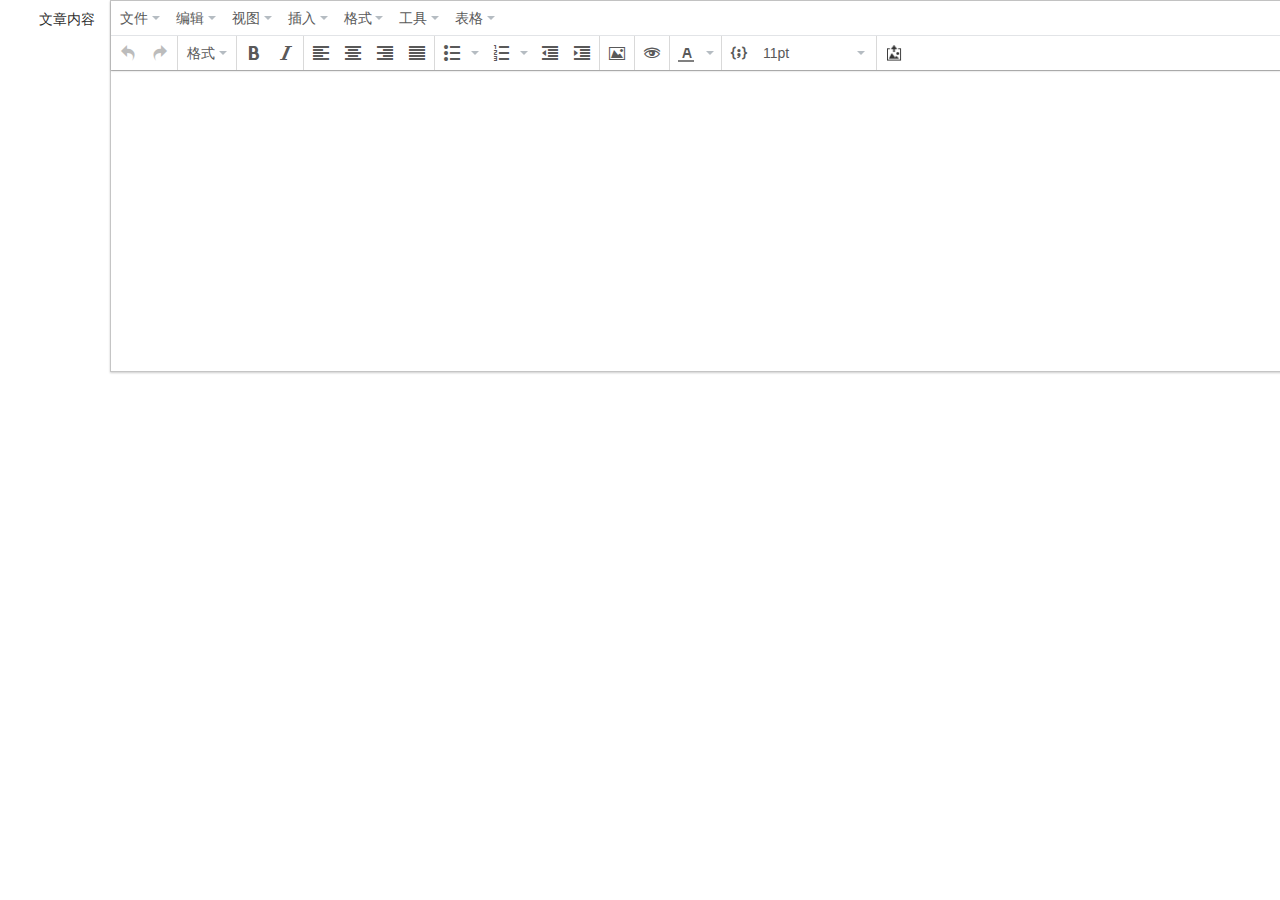
<file: demo.html>
<!--
 * @Author: your name
 * @Date: 2022-01-07 13:05:10
 * @LastEditTime: 2022-01-07 13:12:15
 * @LastEditors: Please set LastEditors
 * @Description: 打开koroFileHeader查看配置 进行设置: https://github.com/OBKoro1/koro1FileHeader/wiki/%E9%85%8D%E7%BD%AE
 * @FilePath: \demo\demo.html
-->
<!DOCTYPE html>
<html lang="en">

<head>
    <meta charset="UTF-8">
    <meta http-equiv="X-UA-Compatible" content="IE=edge">
    <meta name="viewport" content="width=device-width, initial-scale=1.0">
    <title>Document</title>
    <link rel="stylesheet" href="/layui/css/layui.css">
    <link rel="stylesheet" href="/lib/cropper/cropper.css">
</head>

<body>
    <form class="layui-form" id="form-pub">
        <!-- 第三行 -->
        <div class="layui-form-item">
            <label class="layui-form-label">文章内容</label>
            <div class="layui-input-block" style="height: 400px;">
                <textarea name="content" hidden></textarea>
            </div>
        </div>
    </form>


    <script src="/lib/layui/layui.all.js"></script>
    <script src="/lib/jquery.js"></script>
    <script src="/js/baseAPI.js"></script>
    <!-- 导入 art-template -->
    <script src="/lib/template-web.js"></script>
    <!-- 富文本 -->
    <script src="/lib/tinymce/tinymce.min.js"></script>
    <script src="/lib/tinymce/tinymce_setup.js"></script>
    <!-- 导入 cropper 相关的脚本 -->
    <script src="/lib/cropper/Cropper.js"></script>
    <script src="/lib/cropper/jquery-cropper.js"></script>
    <script>
        initEditor()
    </script>
</body>

</html>
</file>
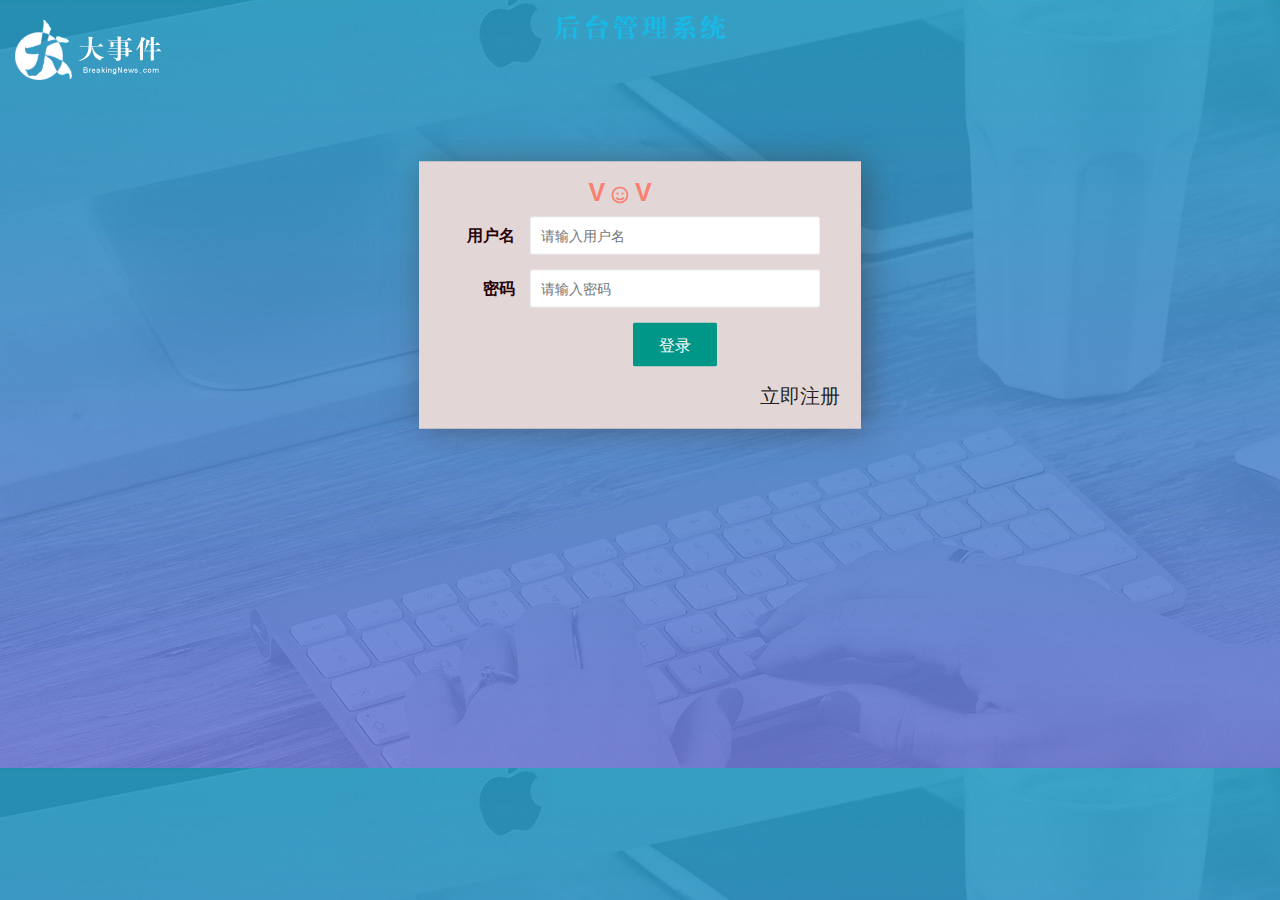
<file: login.html>
<!--
 * @Author: your name
 * @Date: 2022-01-05 11:49:01
<<<<<<< HEAD
 * @LastEditTime: 2022-01-05 16:59:56
=======
 * @LastEditTime: 2022-01-05 13:15:19
>>>>>>> login
 * @LastEditors: Please set LastEditors
 * @Description: 打开koroFileHeader查看配置 进行设置: https://github.com/OBKoro1/koro1FileHeader/wiki/%E9%85%8D%E7%BD%AE
 * @FilePath: \demo\login.html
-->
<!DOCTYPE html>
<html lang="en">

<head>
    <meta charset="UTF-8">
    <meta http-equiv="X-UA-Compatible" content="IE=edge">
    <meta name="viewport" content="width=device-width, initial-scale=1.0">
    <title>vv 登录界面</title>
    <link rel="stylesheet" href="/layui/css/layui.css">
    <link rel="stylesheet" href="/css/login.css">

</head>

<body>
    <div class="loginBox">
        <div class="img">
            <img src="/images/login_title.png" alt="">
            <img id="logo-img" src="/images/logo.png" alt="">
        </div>
        <div class="login-b">

            <div class="box1">
                <div class="tit">V <i class="layui-icon layui-icon-face-smile-b"></i> V</div>
                <form class="layui-form" id="form-login">
                    <div class="layui-form-item">
                        <label class="layui-form-label">用户名</label>
                        <div class="layui-input-block">
                            <input type="text" name="username" required lay-verify="required" placeholder="请输入用户名" autocomplete="off" class="layui-input">
                        </div>
                    </div>
                    <div class="layui-form-item">
                        <label class="layui-form-label">密码</label>
                        <div class="layui-input-block">
                            <input type="password" name="password" required lay-verify="required|pwd" placeholder="请输入密码" autocomplete="off" class="layui-input">
                        </div>
                    </div>

                    <div class="layui-form-item">
                        <div class="layui-input-block">
                            <button class="layui-btn layui-btn-lg" lay-submit lay-filter="formDemo">登录</button>

                        </div>
                    </div>

                </form>
                <i id="reg">立即注册</i>

            </div>

            <!-- 注册 -->
            <div class="box2">
                <div class="tit">V <i class="layui-icon layui-icon-face-smile-b"></i> V</div>
                <form class="layui-form" id="form-regin">
                    <div class="layui-form-item">
                        <label class="layui-form-label">用户名</label>
                        <div class="layui-input-block">
                            <input type="text" name="username" required lay-verify="required" placeholder="请输入用户名" autocomplete="off" class="layui-input">
                        </div>
                    </div>
                    <div class="layui-form-item">
                        <label class="layui-form-label">密码</label>
                        <div class="layui-input-block">
                            <input type="password" name="password" required lay-verify="required|pwd" placeholder="请输入密码" autocomplete="off" class="layui-input">
                        </div>
                    </div>
                    <div class="layui-form-item">
                        <label class="layui-form-label">确认密码</label>
                        <div class="layui-input-block">
                            <input type="password" name="repassword" required lay-verify="required|repwd" placeholder="请再次输入密码" autocomplete="off" class="layui-input">
                        </div>
                    </div>

                    <div class="layui-form-item">
                        <div class="layui-input-block">
                            <button class="layui-btn layui-btn-lg" lay-submit lay-filter="formDemo" id="nowR">立即注册</button>

                        </div>
                    </div>

                </form>
            </div>
        </div>
        <script src="/js/jquery.js"></script>
        <script src="/layui/layui.js"></script>
        <script src="/js/baseAPI.js"></script>
        <script src="/js/login.js"></script>
</body>

</html>
</file>
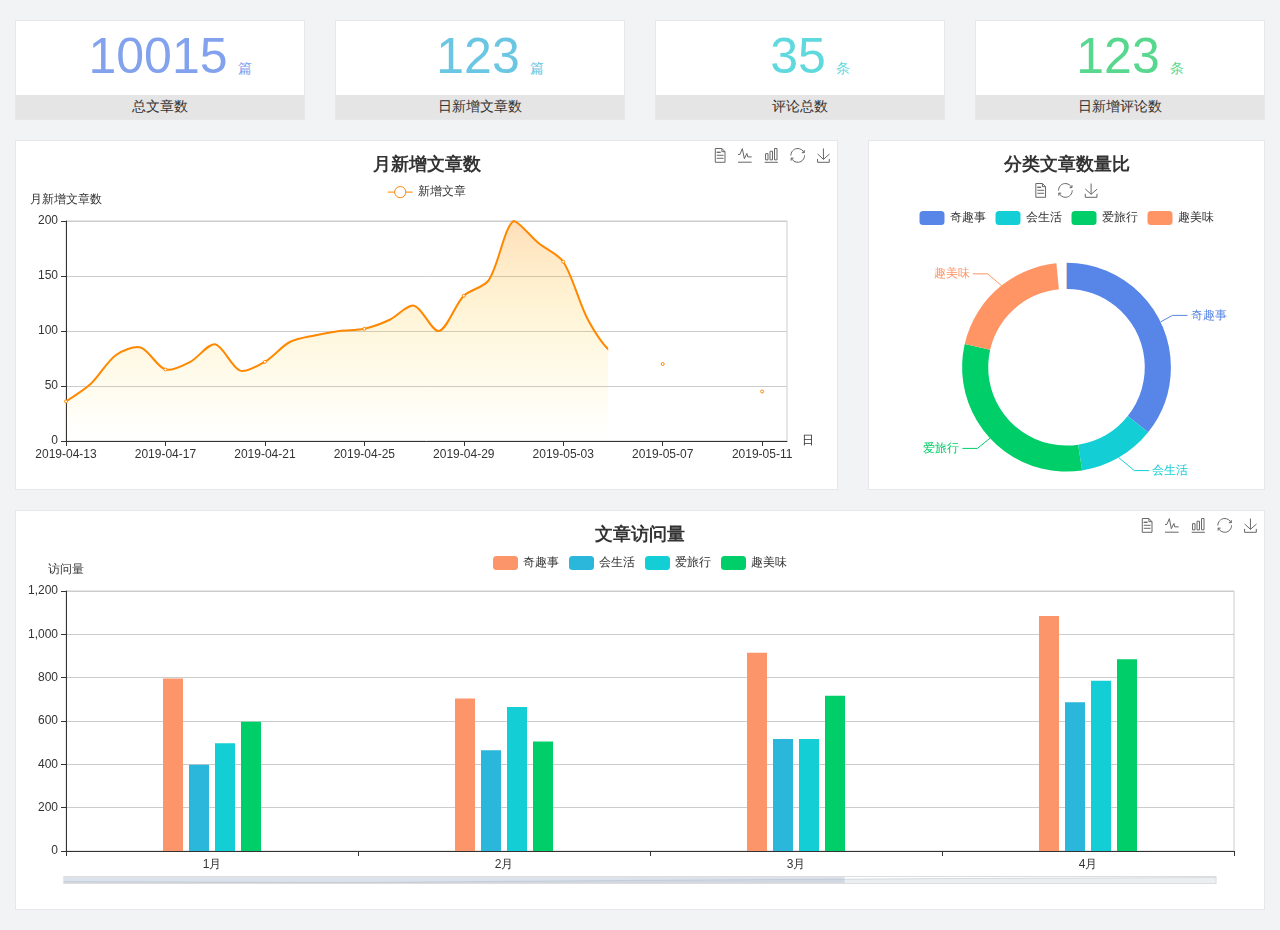
<file: home/dashboard.html>
<!DOCTYPE html>
<html lang="en">

<head>
    <meta charset="UTF-8">
    <meta name="viewport" content="width=device-width, initial-scale=1.0">
    <meta http-equiv="X-UA-Compatible" content="ie=edge">
    <title>图表统计</title>
    <link rel="stylesheet" href="/lib/bootstrap.css" />
    <link rel="stylesheet" href="/lib/main.css" />
    <script src="/lib/jquery.js"></script>
    <script type="text/javascript" src="/lib/echarts.min.js"></script>
</head>

<body>
    <div class="container-fluid">
        <div class="row spannel_list">
            <div class="col-sm-3 col-xs-6">
                <div class="spannel">
                    <em>10015</em><span>篇</span>
                    <b>总文章数</b>
                </div>
            </div>
            <div class="col-sm-3 col-xs-6">
                <div class="spannel scolor01">
                    <em>123</em><span>篇</span>
                    <b>日新增文章数</b>
                </div>
            </div>
            <div class="col-sm-3 col-xs-6">
                <div class="spannel scolor02">
                    <em>35</em><span>条</span>
                    <b>评论总数</b>
                </div>
            </div>
            <div class="col-sm-3 col-xs-6">
                <div class="spannel scolor03">
                    <em>123</em><span>条</span>
                    <b>日新增评论数</b>
                </div>
            </div>
        </div>
    </div>

    <div class="container-fluid">
        <div class="row curve-pie">
            <div class="col-lg-8 col-md-8">
                <div class="gragh_pannel" id="curve_show"></div>
            </div>
            <div class="col-lg-4 col-md-4">
                <div class="gragh_pannel" id="pie_show"></div>
            </div>
        </div>
    </div>

    <div class="container-fluid">
        <div class="column_pannel" id="column_show"></div>
    </div>

    <script>
        var oChart = echarts.init(document.getElementById('curve_show'));
        var aList_all = [{
            'count': 36,
            'date': '2019-04-13'
        }, {
            'count': 52,
            'date': '2019-04-14'
        }, {
            'count': 78,
            'date': '2019-04-15'
        }, {
            'count': 85,
            'date': '2019-04-16'
        }, {
            'count': 65,
            'date': '2019-04-17'
        }, {
            'count': 72,
            'date': '2019-04-18'
        }, {
            'count': 88,
            'date': '2019-04-19'
        }, {
            'count': 64,
            'date': '2019-04-20'
        }, {
            'count': 72,
            'date': '2019-04-21'
        }, {
            'count': 90,
            'date': '2019-04-22'
        }, {
            'count': 96,
            'date': '2019-04-23'
        }, {
            'count': 100,
            'date': '2019-04-24'
        }, {
            'count': 102,
            'date': '2019-04-25'
        }, {
            'count': 110,
            'date': '2019-04-26'
        }, {
            'count': 123,
            'date': '2019-04-27'
        }, {
            'count': 100,
            'date': '2019-04-28'
        }, {
            'count': 132,
            'date': '2019-04-29'
        }, {
            'count': 146,
            'date': '2019-04-30'
        }, {
            'count': 200,
            'date': '2019-05-01'
        }, {
            'count': 180,
            'date': '2019-05-02'
        }, {
            'count': 163,
            'date': '2019-05-03'
        }, {
            'count': 110,
            'date': '2019-05-04'
        }, {
            'count': 80,
            'date': '2019-05-05'
        }, {
            'count': 82,
            'date': '2019-05-06'
        }, {
            'count': 70,
            'date': '2019-05-07'
        }, {
            'count': 65,
            'date': '2019-05-08'
        }, {
            'count': 54,
            'date': '2019-05-09'
        }, {
            'count': 40,
            'date': '2019-05-10'
        }, {
            'count': 45,
            'date': '2019-05-11'
        }, {
            'count': 38,
            'date': '2019-05-12'
        }, ];

        let aCount = [];
        let aDate = [];

        for (var i = 0; i < aList_all.length; i++) {
            aCount.push(aList_all[i].count);
            aDate.push(aList_all[i].date);
        }

        var chartopt = {
            title: {
                text: '月新增文章数',
                left: 'center',
                top: '10'
            },
            tooltip: {
                trigger: 'axis'
            },
            legend: {
                data: ['新增文章'],
                top: '40'
            },
            toolbox: {
                show: true,
                feature: {
                    mark: {
                        show: true
                    },
                    dataView: {
                        show: true,
                        readOnly: false
                    },
                    magicType: {
                        show: true,
                        type: ['line', 'bar']
                    },
                    restore: {
                        show: true
                    },
                    saveAsImage: {
                        show: true
                    }
                }
            },
            calculable: true,
            xAxis: [{
                name: '日',
                type: 'category',
                boundaryGap: false,
                data: aDate
            }],
            yAxis: [{
                name: '月新增文章数',
                type: 'value'
            }],
            series: [{
                name: '新增文章',
                type: 'line',
                smooth: true,
                itemStyle: {
                    normal: {
                        areaStyle: {
                            type: 'default'
                        },
                        color: '#f80'
                    },
                    lineStyle: {
                        color: '#f80'
                    }
                },
                data: aCount
            }],
            areaStyle: {
                normal: {
                    color: new echarts.graphic.LinearGradient(0, 0, 0, 1, [{
                        offset: 0,
                        color: 'rgba(255,136,0,0.39)'
                    }, {
                        offset: .34,
                        color: 'rgba(255,180,0,0.25)'
                    }, {
                        offset: 1,
                        color: 'rgba(255,222,0,0.00)'
                    }])

                }
            },
            grid: {
                show: true,
                x: 50,
                x2: 50,
                y: 80,
                height: 220
            }
        };

        oChart.setOption(chartopt);


        var oPie = echarts.init(document.getElementById('pie_show'));
        var oPieopt = {
            title: {
                top: 10,
                text: '分类文章数量比',
                x: 'center'
            },
            tooltip: {
                trigger: 'item',
                formatter: "{a} <br/>{b} : {c} ({d}%)"
            },
            color: ['#5885e8', '#13cfd5', '#00ce68', '#ff9565'],
            legend: {
                x: 'center',
                top: 65,
                data: ['奇趣事', '会生活', '爱旅行', '趣美味']
            },
            toolbox: {
                show: true,
                x: 'center',
                top: 35,
                feature: {
                    mark: {
                        show: true
                    },
                    dataView: {
                        show: true,
                        readOnly: false
                    },
                    magicType: {
                        show: true,
                        type: ['pie', 'funnel'],
                        option: {
                            funnel: {
                                x: '25%',
                                width: '50%',
                                funnelAlign: 'left',
                                max: 1548
                            }
                        }
                    },
                    restore: {
                        show: true
                    },
                    saveAsImage: {
                        show: true
                    }
                }
            },
            calculable: true,
            series: [{
                name: '访问来源',
                type: 'pie',
                radius: ['45%', '60%'],
                center: ['50%', '65%'],
                data: [{
                    value: 300,
                    name: '奇趣事'
                }, {
                    value: 100,
                    name: '会生活'
                }, {
                    value: 260,
                    name: '爱旅行'
                }, {
                    value: 180,
                    name: '趣美味'
                }]
            }]
        };
        oPie.setOption(oPieopt);



        var oColumn = this.echarts.init(document.getElementById('column_show'));
        var oColumnopt = {
            title: {
                text: '文章访问量',
                left: 'center',
                top: '10'
            },
            tooltip: {
                trigger: 'axis'
            },
            legend: {
                data: ['奇趣事', '会生活', '爱旅行', '趣美味'],
                top: '40'
            },
            toolbox: {
                show: true,
                feature: {
                    mark: {
                        show: true
                    },
                    dataView: {
                        show: true,
                        readOnly: false
                    },
                    magicType: {
                        show: true,
                        type: ['line', 'bar']
                    },
                    restore: {
                        show: true
                    },
                    saveAsImage: {
                        show: true
                    }
                }
            },
            calculable: true,
            xAxis: [{
                type: 'category',
                data: ['1月', '2月', '3月', '4月', '5月']
            }],
            yAxis: [{
                name: '访问量',
                type: 'value'
            }],
            series: [{
                name: '奇趣事',
                type: 'bar',
                barWidth: 20,
                itemStyle: {
                    normal: {
                        areaStyle: {
                            type: 'default'
                        },
                        color: '#fd956a'
                    }
                },
                data: [800, 708, 920, 1090, 1200]
            }, {
                name: '会生活',
                type: 'bar',
                barWidth: 20,
                itemStyle: {
                    normal: {
                        areaStyle: {
                            type: 'default'
                        },
                        color: '#2bb6db'
                    }
                },
                data: [400, 468, 520, 690, 800]
            }, {
                name: '爱旅行',
                type: 'bar',
                barWidth: 20,
                itemStyle: {
                    normal: {
                        areaStyle: {
                            type: 'default'
                        },
                        color: '#13cfd5'
                    }
                },
                data: [500, 668, 520, 790, 900]
            }, {
                name: '趣美味',
                type: 'bar',
                barWidth: 20,
                itemStyle: {
                    normal: {
                        areaStyle: {
                            type: 'default'
                        },
                        color: '#00ce68'
                    }
                },
                data: [600, 508, 720, 890, 1000]
            }],
            grid: {
                show: true,
                x: 50,
                x2: 30,
                y: 80,
                height: 260
            },
            dataZoom: [ //给x轴设置滚动条
                {
                    start: 0, //默认为0
                    end: 100 - 1000 / 31, //默认为100
                    type: 'slider',
                    show: true,
                    xAxisIndex: [0],
                    handleSize: 0, //滑动条的 左右2个滑动条的大小
                    height: 8, //组件高度
                    left: 45, //左边的距离
                    right: 50, //右边的距离
                    bottom: 26, //右边的距离
                    handleColor: '#ddd', //h滑动图标的颜色
                    handleStyle: {
                        borderColor: "#cacaca",
                        borderWidth: "1",
                        shadowBlur: 2,
                        background: "#ddd",
                        shadowColor: "#ddd",
                    }
                }
            ]
        };
        oColumn.setOption(oColumnopt);
    </script>
</body>

</html>
</file>
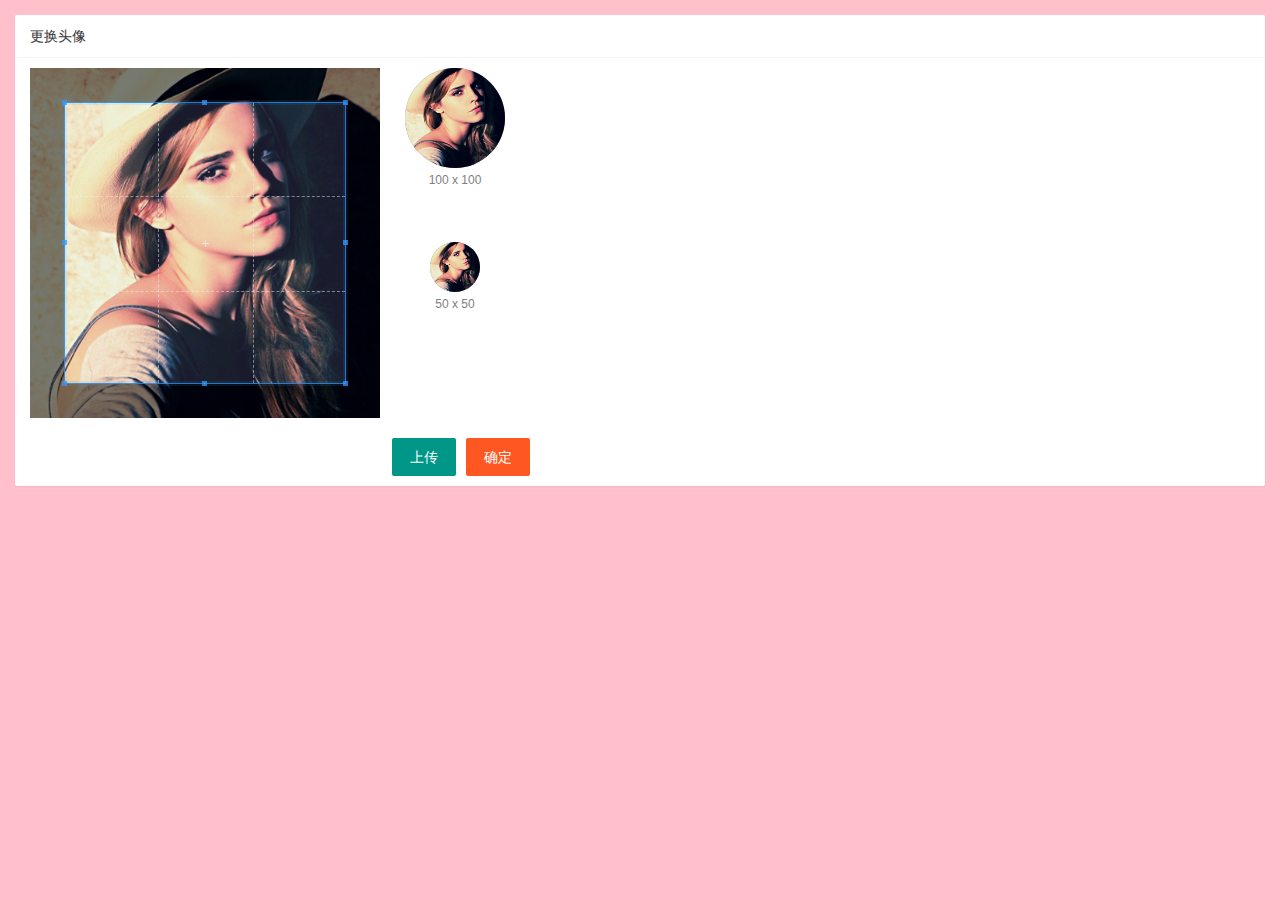
<file: user/user_avatar.html>
<!--
 * @Author: your name
 * @Date: 2022-01-06 15:47:51
 * @LastEditTime: 2022-01-06 16:45:22
 * @LastEditors: Please set LastEditors
 * @Description: 打开koroFileHeader查看配置 进行设置: https://github.com/OBKoro1/koro1FileHeader/wiki/%E9%85%8D%E7%BD%AE
 * @FilePath: \demo\user\user_avatar.html
-->
<!DOCTYPE html>
<html lang="en">

<head>
    <meta charset="UTF-8">
    <meta http-equiv="X-UA-Compatible" content="IE=edge">
    <meta name="viewport" content="width=device-width, initial-scale=1.0">
    <title>Document</title>
    <link rel="stylesheet" href="/lib/layui/css/layui.css">
    <link rel="stylesheet" href="/lib/cropper/cropper.css">
    <link rel="stylesheet" href="/css/user/user_avatar.css">
</head>

<body>
    <div class="layui-card">
        <div class="layui-card-header">更换头像</div>
        <div class="layui-card-body">
            <!-- 第一行的图片裁剪和预览区域 -->
            <div class="row1">
                <!-- 图片裁剪区域 -->
                <div class="cropper-box">
                    <!-- 这个 img 标签很重要，将来会把它初始化为裁剪区域 -->
                    <img id="image" src="../images/sample.jpg" />
                </div>
                <!-- 图片的预览区域 -->
                <div class="preview-box">
                    <div>
                        <!-- 宽高为 100px 的预览区域 -->
                        <div class="img-preview w100"></div>
                        <p class="size">100 x 100</p>
                    </div>
                    <div>
                        <!-- 宽高为 50px 的预览区域 -->
                        <div class="img-preview w50"></div>
                        <p class="size">50 x 50</p>
                    </div>
                </div>
            </div>

            <!-- 第二行的按钮区域 -->
            <div class="row2">
                <input type="file" hidden id="files" accept="image/png,image/jpeg">
                <button type="button" class="layui-btn" id="upImg">上传</button>
                <button type="button" class="layui-btn layui-btn-danger" id="btnUpload">确定</button>
            </div>
        </div>
    </div>

    <script src="/lib/layui/layui.all.js"></script>
    <script src="/lib/jquery.js"></script>
    <script src="/js/baseAPI.js"></script>
    <script src="/lib/cropper/Cropper.js"></script>
    <script src="/lib/cropper/jquery-cropper.js"></script>
    <script src="/js/user/user_avatar.js"></script>
</body>

</html>
</file>
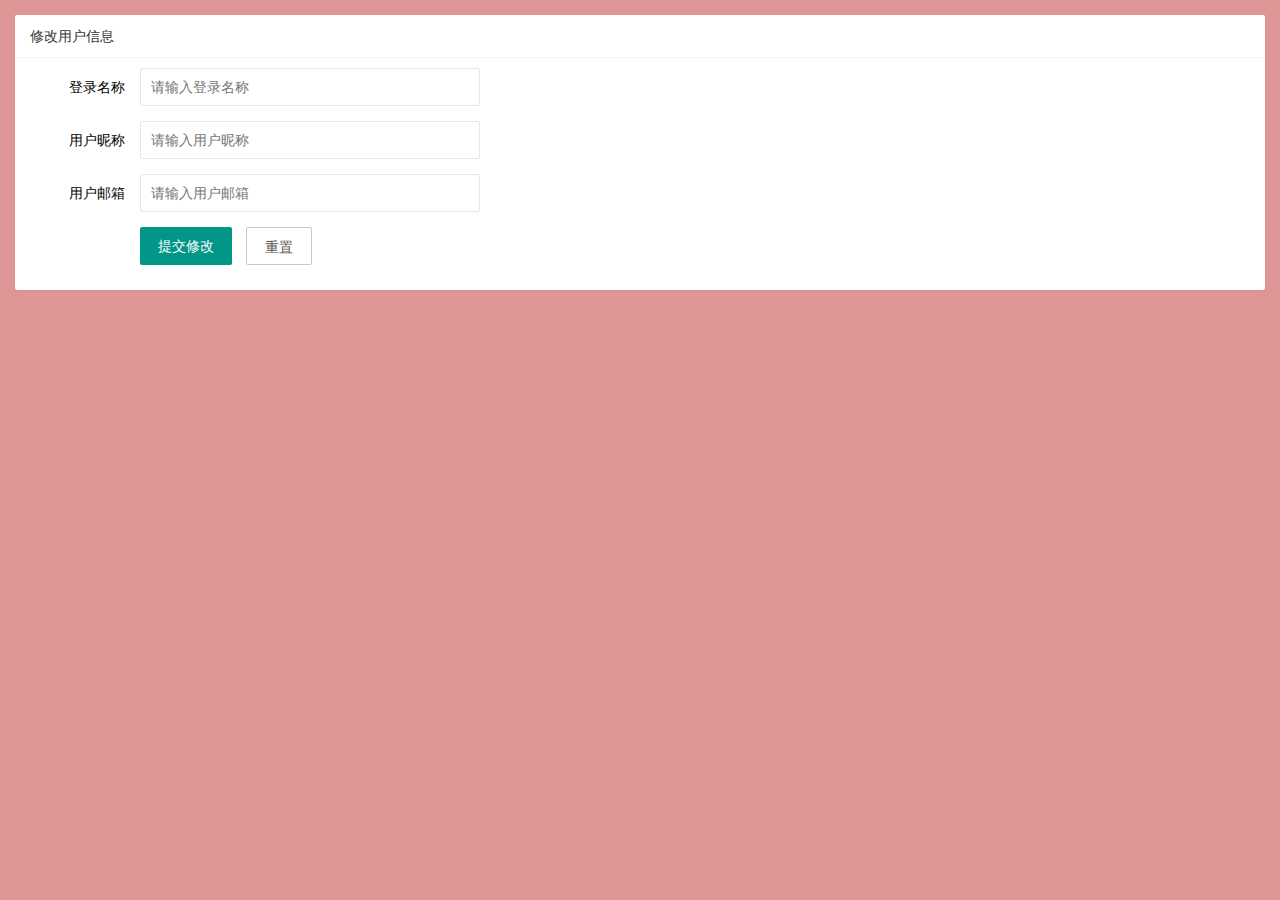
<file: user/user_info.html>
<!--
 * @Author: your name
 * @Date: 2022-01-06 12:55:52
 * @LastEditTime: 2022-01-06 15:11:34
 * @LastEditors: Please set LastEditors
 * @Description: 打开koroFileHeader查看配置 进行设置: https://github.com/OBKoro1/koro1FileHeader/wiki/%E9%85%8D%E7%BD%AE
 * @FilePath: \demo\user\user_info.html
-->
<!DOCTYPE html>
<html lang="en">

<head>
    <meta charset="UTF-8">
    <meta http-equiv="X-UA-Compatible" content="IE=edge">
    <meta name="viewport" content="width=device-width, initial-scale=1.0">
    <title>Document</title>
    <link rel="stylesheet" href="/lib/layui/css/layui.css">
    <link rel="stylesheet" href="/css/user/user_info.css">
</head>

<body>

    <div class="layui-card">
        <div class="layui-card-header">修改用户信息</div>
        <div class="layui-card-body">


            <form class="layui-form" lay-filter="formInfo" id="formInfo">
                <input type="hidden" name="id">
                <div class="layui-form-item">
                    <label class="layui-form-label">登录名称</label>
                    <div class="layui-input-block">
                        <input type="text" name="username" required lay-verify="required" readonly="readonly" placeholder="请输入登录名称" autocomplete="off" class="layui-input">
                    </div>
                </div>
                <div class="layui-form-item">
                    <label class="layui-form-label">用户昵称</label>
                    <div class="layui-input-block">
                        <input type="text" name="nickname" required lay-verify="required|username" placeholder="请输入用户昵称" autocomplete="off" class="layui-input">
                    </div>
                </div>
                <div class="layui-form-item">
                    <label class="layui-form-label">用户邮箱</label>
                    <div class="layui-input-block">
                        <input type="text" name="email" required lay-verify="required|email" placeholder="请输入用户邮箱" autocomplete="off" class="layui-input">
                    </div>
                </div>

                <div class="layui-form-item">
                    <div class="layui-input-block">
                        <button class="layui-btn" lay-submit lay-filter="formDemo" id="btnChange">提交修改</button>
                        <button type="reset" class="layui-btn layui-btn-primary" id="btn_exit">重置</button>
                    </div>
                </div>
            </form>
        </div>
    </div>

    <script src="/lib/layui/layui.all.js"></script>
    <script src="/lib/jquery.js"></script>
    <script src="/js/baseAPI.js"></script>
    <script src="/js/user/user_info.js"></script>
</body>

</html>
</file>
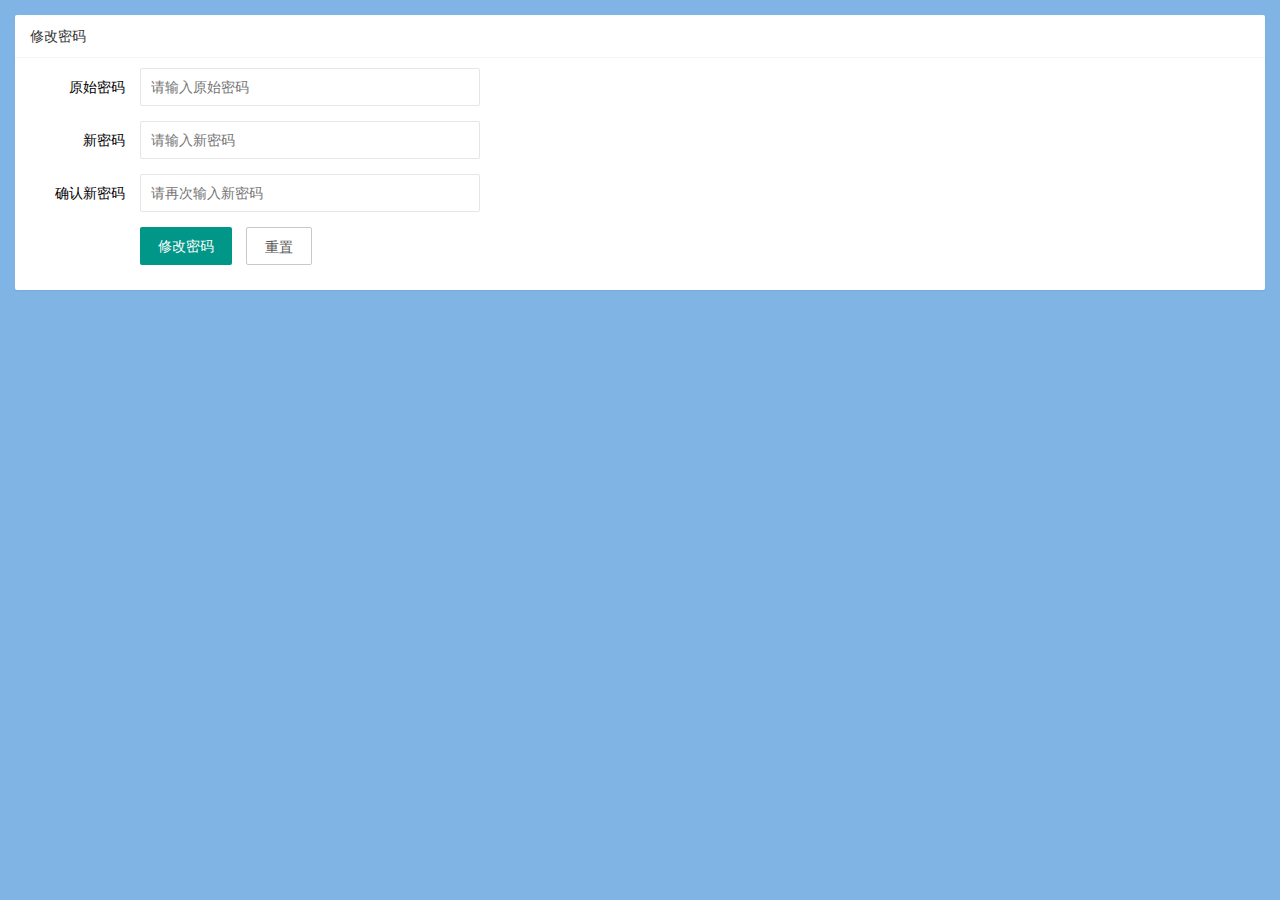
<file: user/user_pwd.html>
<!--
 * @Author: your name
 * @Date: 2022-01-06 16:51:37
 * @LastEditTime: 2022-01-06 17:15:56
 * @LastEditors: Please set LastEditors
 * @Description: 打开koroFileHeader查看配置 进行设置: https://github.com/OBKoro1/koro1FileHeader/wiki/%E9%85%8D%E7%BD%AE
 * @FilePath: \demo\user\user_pwd.html
-->
<!DOCTYPE html>
<html lang="en">

<head>
    <meta charset="UTF-8">
    <meta http-equiv="X-UA-Compatible" content="IE=edge">
    <meta name="viewport" content="width=device-width, initial-scale=1.0">
    <title>Document</title>
    <link rel="stylesheet" href="/lib/layui/css/layui.css">
    <link rel="stylesheet" href="/css/user/user_pwd.css">

</head>

<body>
    <div class="layui-card">
        <div class="layui-card-header">修改密码</div>
        <div class="layui-card-body">

            <form class="layui-form" id="changePwd">
                <div class="layui-form-item">
                    <label class="layui-form-label">原始密码</label>
                    <div class="layui-input-block">
                        <input type="password" name="oldPwd" required lay-verify="required|pwd" placeholder="请输入原始密码" autocomplete="off" class="layui-input">
                    </div>
                </div>
                <div class="layui-form-item">
                    <label class="layui-form-label">新密码</label>
                    <div class="layui-input-block">
                        <input type="password" name="newPwd" id="newPwd" required lay-verify="required|pwd" placeholder="请输入新密码" autocomplete="off" class="layui-input">
                    </div>
                </div>
                <div class="layui-form-item">
                    <label class="layui-form-label">确认新密码</label>
                    <div class="layui-input-block">
                        <input type="password" name="repassword" required lay-verify="required|pwd|repwd" placeholder="请再次输入新密码" autocomplete="off" class="layui-input">
                    </div>
                </div>

                <div class="layui-form-item">
                    <div class="layui-input-block">
                        <button class="layui-btn" lay-submit lay-filter="formDemo">修改密码</button>
                        <button type="reset" class="layui-btn layui-btn-primary">重置</button>
                    </div>
                </div>
            </form>
        </div>
    </div>
    <script src="/lib/layui/layui.all.js"></script>
    <script src="/lib/jquery.js"></script>
    <script src="/js/baseAPI.js"></script>
    <script src="/js/user/user_pwd.js"></script>
</body>

</html>
</file>
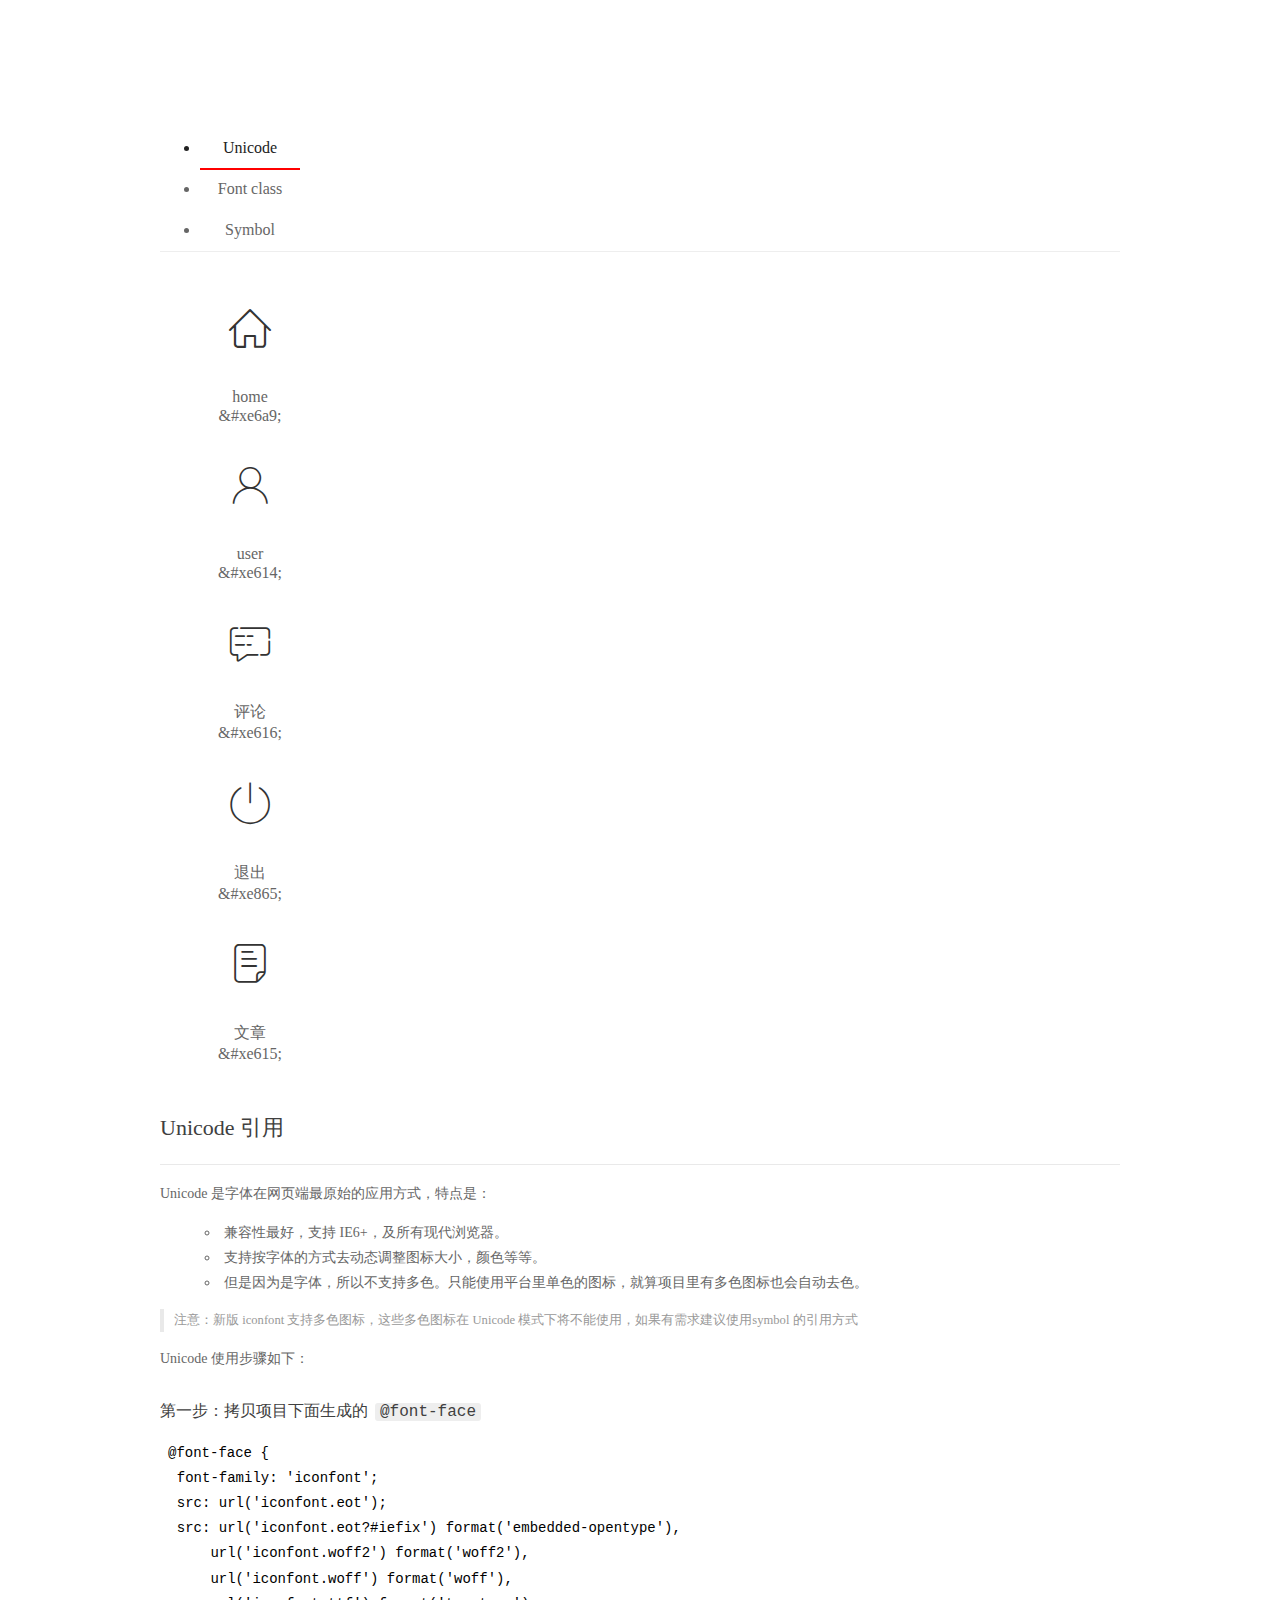
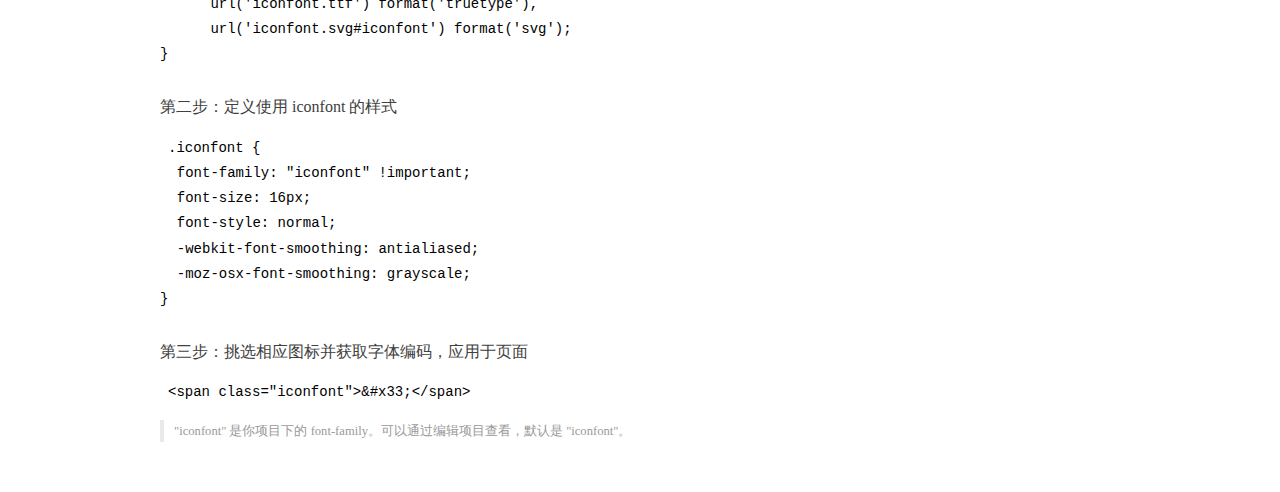
<file: lib/fonts/demo_index.html>
<!DOCTYPE html>
<html>
<head>
  <meta charset="utf-8"/>
  <title>IconFont Demo</title>
  <link rel="shortcut icon" href="https://gtms04.alicdn.com/tps/i4/TB1_oz6GVXXXXaFXpXXJDFnIXXX-64-64.ico" type="image/x-icon"/>
  <link rel="stylesheet" href="https://g.alicdn.com/thx/cube/1.3.2/cube.min.css">
  <link rel="stylesheet" href="demo.css">
  <link rel="stylesheet" href="iconfont.css">
  <script src="iconfont.js"></script>
  <!-- jQuery -->
  <script src="https://a1.alicdn.com/oss/uploads/2018/12/26/7bfddb60-08e8-11e9-9b04-53e73bb6408b.js"></script>
  <!-- 代码高亮 -->
  <script src="https://a1.alicdn.com/oss/uploads/2018/12/26/a3f714d0-08e6-11e9-8a15-ebf944d7534c.js"></script>
</head>
<body>
  <div class="main">
    <h1 class="logo"><a href="https://www.iconfont.cn/" title="iconfont 首页" target="_blank">&#xe86b;</a></h1>
    <div class="nav-tabs">
      <ul id="tabs" class="dib-box">
        <li class="dib active"><span>Unicode</span></li>
        <li class="dib"><span>Font class</span></li>
        <li class="dib"><span>Symbol</span></li>
      </ul>
      
    </div>
    <div class="tab-container">
      <div class="content unicode" style="display: block;">
          <ul class="icon_lists dib-box">
          
            <li class="dib">
              <span class="icon iconfont">&#xe6a9;</span>
                <div class="name">home</div>
                <div class="code-name">&amp;#xe6a9;</div>
              </li>
          
            <li class="dib">
              <span class="icon iconfont">&#xe614;</span>
                <div class="name">user</div>
                <div class="code-name">&amp;#xe614;</div>
              </li>
          
            <li class="dib">
              <span class="icon iconfont">&#xe616;</span>
                <div class="name">评论</div>
                <div class="code-name">&amp;#xe616;</div>
              </li>
          
            <li class="dib">
              <span class="icon iconfont">&#xe865;</span>
                <div class="name">退出</div>
                <div class="code-name">&amp;#xe865;</div>
              </li>
          
            <li class="dib">
              <span class="icon iconfont">&#xe615;</span>
                <div class="name">文章</div>
                <div class="code-name">&amp;#xe615;</div>
              </li>
          
          </ul>
          <div class="article markdown">
          <h2 id="unicode-">Unicode 引用</h2>
          <hr>

          <p>Unicode 是字体在网页端最原始的应用方式，特点是：</p>
          <ul>
            <li>兼容性最好，支持 IE6+，及所有现代浏览器。</li>
            <li>支持按字体的方式去动态调整图标大小，颜色等等。</li>
            <li>但是因为是字体，所以不支持多色。只能使用平台里单色的图标，就算项目里有多色图标也会自动去色。</li>
          </ul>
          <blockquote>
            <p>注意：新版 iconfont 支持多色图标，这些多色图标在 Unicode 模式下将不能使用，如果有需求建议使用symbol 的引用方式</p>
          </blockquote>
          <p>Unicode 使用步骤如下：</p>
          <h3 id="-font-face">第一步：拷贝项目下面生成的 <code>@font-face</code></h3>
<pre><code class="language-css"
>@font-face {
  font-family: 'iconfont';
  src: url('iconfont.eot');
  src: url('iconfont.eot?#iefix') format('embedded-opentype'),
      url('iconfont.woff2') format('woff2'),
      url('iconfont.woff') format('woff'),
      url('iconfont.ttf') format('truetype'),
      url('iconfont.svg#iconfont') format('svg');
}
</code></pre>
          <h3 id="-iconfont-">第二步：定义使用 iconfont 的样式</h3>
<pre><code class="language-css"
>.iconfont {
  font-family: "iconfont" !important;
  font-size: 16px;
  font-style: normal;
  -webkit-font-smoothing: antialiased;
  -moz-osx-font-smoothing: grayscale;
}
</code></pre>
          <h3 id="-">第三步：挑选相应图标并获取字体编码，应用于页面</h3>
<pre>
<code class="language-html"
>&lt;span class="iconfont"&gt;&amp;#x33;&lt;/span&gt;
</code></pre>
          <blockquote>
            <p>"iconfont" 是你项目下的 font-family。可以通过编辑项目查看，默认是 "iconfont"。</p>
          </blockquote>
          </div>
      </div>
      <div class="content font-class">
        <ul class="icon_lists dib-box">
          
          <li class="dib">
            <span class="icon iconfont icon-home"></span>
            <div class="name">
              home
            </div>
            <div class="code-name">.icon-home
            </div>
          </li>
          
          <li class="dib">
            <span class="icon iconfont icon-user"></span>
            <div class="name">
              user
            </div>
            <div class="code-name">.icon-user
            </div>
          </li>
          
          <li class="dib">
            <span class="icon iconfont icon-pinglun"></span>
            <div class="name">
              评论
            </div>
            <div class="code-name">.icon-pinglun
            </div>
          </li>
          
          <li class="dib">
            <span class="icon iconfont icon-tuichu"></span>
            <div class="name">
              退出
            </div>
            <div class="code-name">.icon-tuichu
            </div>
          </li>
          
          <li class="dib">
            <span class="icon iconfont icon-16"></span>
            <div class="name">
              文章
            </div>
            <div class="code-name">.icon-16
            </div>
          </li>
          
        </ul>
        <div class="article markdown">
        <h2 id="font-class-">font-class 引用</h2>
        <hr>

        <p>font-class 是 Unicode 使用方式的一种变种，主要是解决 Unicode 书写不直观，语意不明确的问题。</p>
        <p>与 Unicode 使用方式相比，具有如下特点：</p>
        <ul>
          <li>兼容性良好，支持 IE8+，及所有现代浏览器。</li>
          <li>相比于 Unicode 语意明确，书写更直观。可以很容易分辨这个 icon 是什么。</li>
          <li>因为使用 class 来定义图标，所以当要替换图标时，只需要修改 class 里面的 Unicode 引用。</li>
          <li>不过因为本质上还是使用的字体，所以多色图标还是不支持的。</li>
        </ul>
        <p>使用步骤如下：</p>
        <h3 id="-fontclass-">第一步：引入项目下面生成的 fontclass 代码：</h3>
<pre><code class="language-html">&lt;link rel="stylesheet" href="./iconfont.css"&gt;
</code></pre>
        <h3 id="-">第二步：挑选相应图标并获取类名，应用于页面：</h3>
<pre><code class="language-html">&lt;span class="iconfont icon-xxx"&gt;&lt;/span&gt;
</code></pre>
        <blockquote>
          <p>"
            iconfont" 是你项目下的 font-family。可以通过编辑项目查看，默认是 "iconfont"。</p>
        </blockquote>
      </div>
      </div>
      <div class="content symbol">
          <ul class="icon_lists dib-box">
          
            <li class="dib">
                <svg class="icon svg-icon" aria-hidden="true">
                  <use xlink:href="#icon-home"></use>
                </svg>
                <div class="name">home</div>
                <div class="code-name">#icon-home</div>
            </li>
          
            <li class="dib">
                <svg class="icon svg-icon" aria-hidden="true">
                  <use xlink:href="#icon-user"></use>
                </svg>
                <div class="name">user</div>
                <div class="code-name">#icon-user</div>
            </li>
          
            <li class="dib">
                <svg class="icon svg-icon" aria-hidden="true">
                  <use xlink:href="#icon-pinglun"></use>
                </svg>
                <div class="name">评论</div>
                <div class="code-name">#icon-pinglun</div>
            </li>
          
            <li class="dib">
                <svg class="icon svg-icon" aria-hidden="true">
                  <use xlink:href="#icon-tuichu"></use>
                </svg>
                <div class="name">退出</div>
                <div class="code-name">#icon-tuichu</div>
            </li>
          
            <li class="dib">
                <svg class="icon svg-icon" aria-hidden="true">
                  <use xlink:href="#icon-16"></use>
                </svg>
                <div class="name">文章</div>
                <div class="code-name">#icon-16</div>
            </li>
          
          </ul>
          <div class="article markdown">
          <h2 id="symbol-">Symbol 引用</h2>
          <hr>

          <p>这是一种全新的使用方式，应该说这才是未来的主流，也是平台目前推荐的用法。相关介绍可以参考这篇<a href="">文章</a>
            这种用法其实是做了一个 SVG 的集合，与另外两种相比具有如下特点：</p>
          <ul>
            <li>支持多色图标了，不再受单色限制。</li>
            <li>通过一些技巧，支持像字体那样，通过 <code>font-size</code>, <code>color</code> 来调整样式。</li>
            <li>兼容性较差，支持 IE9+，及现代浏览器。</li>
            <li>浏览器渲染 SVG 的性能一般，还不如 png。</li>
          </ul>
          <p>使用步骤如下：</p>
          <h3 id="-symbol-">第一步：引入项目下面生成的 symbol 代码：</h3>
<pre><code class="language-html">&lt;script src="./iconfont.js"&gt;&lt;/script&gt;
</code></pre>
          <h3 id="-css-">第二步：加入通用 CSS 代码（引入一次就行）：</h3>
<pre><code class="language-html">&lt;style&gt;
.icon {
  width: 1em;
  height: 1em;
  vertical-align: -0.15em;
  fill: currentColor;
  overflow: hidden;
}
&lt;/style&gt;
</code></pre>
          <h3 id="-">第三步：挑选相应图标并获取类名，应用于页面：</h3>
<pre><code class="language-html">&lt;svg class="icon" aria-hidden="true"&gt;
  &lt;use xlink:href="#icon-xxx"&gt;&lt;/use&gt;
&lt;/svg&gt;
</code></pre>
          </div>
      </div>

    </div>
  </div>
  <script>
  $(document).ready(function () {
      $('.tab-container .content:first').show()

      $('#tabs li').click(function (e) {
        var tabContent = $('.tab-container .content')
        var index = $(this).index()

        if ($(this).hasClass('active')) {
          return
        } else {
          $('#tabs li').removeClass('active')
          $(this).addClass('active')

          tabContent.hide().eq(index).fadeIn()
        }
      })
    })
  </script>
</body>
</html>
</file>
<file: layui/css/layui.css>
.layui-inline,img{display:inline-block;vertical-align:middle}h1,h2,h3,h4,h5,h6{font-weight:400}a,body{color:#333}.layui-edge,.layui-header,.layui-inline,.layui-main{position:relative}.layui-edge,hr{height:0;overflow:hidden}.layui-layout-body,.layui-side,.layui-side-scroll{overflow-x:hidden}.layui-edge,.layui-elip,hr{overflow:hidden}.layui-btn,.layui-edge,.layui-inline,img{vertical-align:middle}.layui-btn,.layui-disabled,.layui-icon,.layui-unselect{-moz-user-select:none;-webkit-user-select:none;-ms-user-select:none}blockquote,body,button,dd,div,dl,dt,form,h1,h2,h3,h4,h5,h6,input,li,ol,p,pre,td,textarea,th,ul{margin:0;padding:0;-webkit-tap-highlight-color:rgba(0,0,0,0)}a:active,a:hover{outline:0}img{border:none}li{list-style:none}table{border-collapse:collapse;border-spacing:0}h4,h5,h6{font-size:100%}button,input,optgroup,option,select,textarea{font-family:inherit;font-size:inherit;font-style:inherit;font-weight:inherit;outline:0}pre{white-space:pre-wrap;white-space:-moz-pre-wrap;white-space:-pre-wrap;white-space:-o-pre-wrap;word-wrap:break-word}body{line-height:1.6;color:rgba(0,0,0,.85);font:14px Helvetica Neue,Helvetica,PingFang SC,Tahoma,Arial,sans-serif}hr{line-height:0;margin:10px 0;padding:0;border:none!important;border-bottom:1px solid #eee!important;clear:both;background:0 0}a{text-decoration:none}a:hover{color:#777}a cite{font-style:normal;*cursor:pointer}.layui-border-box,.layui-border-box *{box-sizing:border-box}.layui-box,.layui-box *{box-sizing:content-box}.layui-clear{clear:both;*zoom:1}.layui-clear:after{content:'\20';clear:both;*zoom:1;display:block;height:0}.layui-inline{*display:inline;*zoom:1}.layui-btn,.layui-btn-group,.layui-edge{display:inline-block}.layui-edge{width:0;border-width:6px;border-style:dashed;border-color:transparent}.layui-edge-top{top:-4px;border-bottom-color:#999;border-bottom-style:solid}.layui-edge-right{border-left-color:#999;border-left-style:solid}.layui-edge-bottom{top:2px;border-top-color:#999;border-top-style:solid}.layui-edge-left{border-right-color:#999;border-right-style:solid}.layui-elip{text-overflow:ellipsis;white-space:nowrap}.layui-disabled,.layui-disabled:hover{color:#d2d2d2!important;cursor:not-allowed!important}.layui-circle{border-radius:100%}.layui-show{display:block!important}.layui-hide{display:none!important}.layui-show-v{visibility:visible!important}.layui-hide-v{visibility:hidden!important}@font-face{font-family:layui-icon;src:url(../font/iconfont.eot?v=256);src:url(../font/iconfont.eot?v=256#iefix) format('embedded-opentype'),url(../font/iconfont.woff2?v=256) format('woff2'),url(../font/iconfont.woff?v=256) format('woff'),url(../font/iconfont.ttf?v=256) format('truetype'),url(../font/iconfont.svg?v=256#layui-icon) format('svg')}.layui-icon{font-family:layui-icon!important;font-size:16px;font-style:normal;-webkit-font-smoothing:antialiased;-moz-osx-font-smoothing:grayscale}.layui-icon-reply-fill:before{content:"\e611"}.layui-icon-set-fill:before{content:"\e614"}.layui-icon-menu-fill:before{content:"\e60f"}.layui-icon-search:before{content:"\e615"}.layui-icon-share:before{content:"\e641"}.layui-icon-set-sm:before{content:"\e620"}.layui-icon-engine:before{content:"\e628"}.layui-icon-close:before{content:"\1006"}.layui-icon-close-fill:before{content:"\1007"}.layui-icon-chart-screen:before{content:"\e629"}.layui-icon-star:before{content:"\e600"}.layui-icon-circle-dot:before{content:"\e617"}.layui-icon-chat:before{content:"\e606"}.layui-icon-release:before{content:"\e609"}.layui-icon-list:before{content:"\e60a"}.layui-icon-chart:before{content:"\e62c"}.layui-icon-ok-circle:before{content:"\1005"}.layui-icon-layim-theme:before{content:"\e61b"}.layui-icon-table:before{content:"\e62d"}.layui-icon-right:before{content:"\e602"}.layui-icon-left:before{content:"\e603"}.layui-icon-cart-simple:before{content:"\e698"}.layui-icon-face-cry:before{content:"\e69c"}.layui-icon-face-smile:before{content:"\e6af"}.layui-icon-survey:before{content:"\e6b2"}.layui-icon-tree:before{content:"\e62e"}.layui-icon-ie:before{content:"\e7bb"}.layui-icon-upload-circle:before{content:"\e62f"}.layui-icon-add-circle:before{content:"\e61f"}.layui-icon-download-circle:before{content:"\e601"}.layui-icon-templeate-1:before{content:"\e630"}.layui-icon-util:before{content:"\e631"}.layui-icon-face-surprised:before{content:"\e664"}.layui-icon-edit:before{content:"\e642"}.layui-icon-speaker:before{content:"\e645"}.layui-icon-down:before{content:"\e61a"}.layui-icon-file:before{content:"\e621"}.layui-icon-layouts:before{content:"\e632"}.layui-icon-rate-half:before{content:"\e6c9"}.layui-icon-add-circle-fine:before{content:"\e608"}.layui-icon-prev-circle:before{content:"\e633"}.layui-icon-read:before{content:"\e705"}.layui-icon-404:before{content:"\e61c"}.layui-icon-carousel:before{content:"\e634"}.layui-icon-help:before{content:"\e607"}.layui-icon-code-circle:before{content:"\e635"}.layui-icon-windows:before{content:"\e67f"}.layui-icon-water:before{content:"\e636"}.layui-icon-username:before{content:"\e66f"}.layui-icon-find-fill:before{content:"\e670"}.layui-icon-about:before{content:"\e60b"}.layui-icon-location:before{content:"\e715"}.layui-icon-up:before{content:"\e619"}.layui-icon-pause:before{content:"\e651"}.layui-icon-date:before{content:"\e637"}.layui-icon-layim-uploadfile:before{content:"\e61d"}.layui-icon-delete:before{content:"\e640"}.layui-icon-play:before{content:"\e652"}.layui-icon-top:before{content:"\e604"}.layui-icon-firefox:before{content:"\e686"}.layui-icon-friends:before{content:"\e612"}.layui-icon-refresh-3:before{content:"\e9aa"}.layui-icon-ok:before{content:"\e605"}.layui-icon-layer:before{content:"\e638"}.layui-icon-face-smile-fine:before{content:"\e60c"}.layui-icon-dollar:before{content:"\e659"}.layui-icon-group:before{content:"\e613"}.layui-icon-layim-download:before{content:"\e61e"}.layui-icon-picture-fine:before{content:"\e60d"}.layui-icon-link:before{content:"\e64c"}.layui-icon-diamond:before{content:"\e735"}.layui-icon-log:before{content:"\e60e"}.layui-icon-key:before{content:"\e683"}.layui-icon-rate-solid:before{content:"\e67a"}.layui-icon-fonts-del:before{content:"\e64f"}.layui-icon-unlink:before{content:"\e64d"}.layui-icon-fonts-clear:before{content:"\e639"}.layui-icon-triangle-r:before{content:"\e623"}.layui-icon-circle:before{content:"\e63f"}.layui-icon-radio:before{content:"\e643"}.layui-icon-align-center:before{content:"\e647"}.layui-icon-align-right:before{content:"\e648"}.layui-icon-align-left:before{content:"\e649"}.layui-icon-loading-1:before{content:"\e63e"}.layui-icon-return:before{content:"\e65c"}.layui-icon-fonts-strong:before{content:"\e62b"}.layui-icon-upload:before{content:"\e67c"}.layui-icon-dialogue:before{content:"\e63a"}.layui-icon-video:before{content:"\e6ed"}.layui-icon-headset:before{content:"\e6fc"}.layui-icon-cellphone-fine:before{content:"\e63b"}.layui-icon-add-1:before{content:"\e654"}.layui-icon-face-smile-b:before{content:"\e650"}.layui-icon-fonts-html:before{content:"\e64b"}.layui-icon-screen-full:before{content:"\e622"}.layui-icon-form:before{content:"\e63c"}.layui-icon-cart:before{content:"\e657"}.layui-icon-camera-fill:before{content:"\e65d"}.layui-icon-tabs:before{content:"\e62a"}.layui-icon-heart-fill:before{content:"\e68f"}.layui-icon-fonts-code:before{content:"\e64e"}.layui-icon-ios:before{content:"\e680"}.layui-icon-at:before{content:"\e687"}.layui-icon-fire:before{content:"\e756"}.layui-icon-set:before{content:"\e716"}.layui-icon-fonts-u:before{content:"\e646"}.layui-icon-triangle-d:before{content:"\e625"}.layui-icon-tips:before{content:"\e702"}.layui-icon-picture:before{content:"\e64a"}.layui-icon-more-vertical:before{content:"\e671"}.layui-icon-bluetooth:before{content:"\e689"}.layui-icon-flag:before{content:"\e66c"}.layui-icon-loading:before{content:"\e63d"}.layui-icon-fonts-i:before{content:"\e644"}.layui-icon-refresh-1:before{content:"\e666"}.layui-icon-rmb:before{content:"\e65e"}.layui-icon-addition:before{content:"\e624"}.layui-icon-home:before{content:"\e68e"}.layui-icon-time:before{content:"\e68d"}.layui-icon-user:before{content:"\e770"}.layui-icon-notice:before{content:"\e667"}.layui-icon-chrome:before{content:"\e68a"}.layui-icon-edge:before{content:"\e68b"}.layui-icon-login-weibo:before{content:"\e675"}.layui-icon-voice:before{content:"\e688"}.layui-icon-upload-drag:before{content:"\e681"}.layui-icon-login-qq:before{content:"\e676"}.layui-icon-snowflake:before{content:"\e6b1"}.layui-icon-heart:before{content:"\e68c"}.layui-icon-logout:before{content:"\e682"}.layui-icon-file-b:before{content:"\e655"}.layui-icon-template:before{content:"\e663"}.layui-icon-transfer:before{content:"\e691"}.layui-icon-auz:before{content:"\e672"}.layui-icon-console:before{content:"\e665"}.layui-icon-app:before{content:"\e653"}.layui-icon-prev:before{content:"\e65a"}.layui-icon-website:before{content:"\e7ae"}.layui-icon-next:before{content:"\e65b"}.layui-icon-component:before{content:"\e857"}.layui-icon-android:before{content:"\e684"}.layui-icon-more:before{content:"\e65f"}.layui-icon-login-wechat:before{content:"\e677"}.layui-icon-shrink-right:before{content:"\e668"}.layui-icon-spread-left:before{content:"\e66b"}.layui-icon-camera:before{content:"\e660"}.layui-icon-note:before{content:"\e66e"}.layui-icon-refresh:before{content:"\e669"}.layui-icon-female:before{content:"\e661"}.layui-icon-male:before{content:"\e662"}.layui-icon-screen-restore:before{content:"\e758"}.layui-icon-password:before{content:"\e673"}.layui-icon-senior:before{content:"\e674"}.layui-icon-theme:before{content:"\e66a"}.layui-icon-tread:before{content:"\e6c5"}.layui-icon-praise:before{content:"\e6c6"}.layui-icon-star-fill:before{content:"\e658"}.layui-icon-rate:before{content:"\e67b"}.layui-icon-template-1:before{content:"\e656"}.layui-icon-vercode:before{content:"\e679"}.layui-icon-service:before{content:"\e626"}.layui-icon-cellphone:before{content:"\e678"}.layui-icon-print:before{content:"\e66d"}.layui-icon-cols:before{content:"\e610"}.layui-icon-wifi:before{content:"\e7e0"}.layui-icon-export:before{content:"\e67d"}.layui-icon-rss:before{content:"\e808"}.layui-icon-slider:before{content:"\e714"}.layui-icon-email:before{content:"\e618"}.layui-icon-subtraction:before{content:"\e67e"}.layui-icon-mike:before{content:"\e6dc"}.layui-icon-light:before{content:"\e748"}.layui-icon-gift:before{content:"\e627"}.layui-icon-mute:before{content:"\e685"}.layui-icon-reduce-circle:before{content:"\e616"}.layui-icon-music:before{content:"\e690"}.layui-main{width:1140px;margin:0 auto}.layui-header{z-index:1000;height:60px}.layui-header a:hover{transition:all .5s;-webkit-transition:all .5s}.layui-side{position:fixed;left:0;top:0;bottom:0;z-index:999;width:200px}.layui-side-scroll{position:relative;width:220px;height:100%}.layui-body{position:relative;left:200px;right:0;top:0;bottom:0;z-index:900;width:auto;box-sizing:border-box}.layui-layout-admin .layui-header{position:fixed;top:0;left:0;right:0;background-color:#23262E}.layui-layout-admin .layui-side{top:60px;width:200px;overflow-x:hidden}.layui-layout-admin .layui-body{position:absolute;top:60px;padding-bottom:44px}.layui-layout-admin .layui-main{width:auto;margin:0 15px}.layui-layout-admin .layui-footer{position:fixed;left:200px;right:0;bottom:0;z-index:990;height:44px;line-height:44px;padding:0 15px;box-shadow:-1px 0 4px rgb(0 0 0 / 12%);background-color:#FAFAFA}.layui-layout-admin .layui-logo{position:absolute;left:0;top:0;width:200px;height:100%;line-height:60px;text-align:center;color:#009688;font-size:16px;box-shadow:0 1px 2px 0 rgb(0 0 0 / 15%)}.layui-layout-admin .layui-header .layui-nav{background:0 0}.layui-layout-left{position:absolute!important;left:200px;top:0}.layui-layout-right{position:absolute!important;right:0;top:0}.layui-container{position:relative;margin:0 auto;padding:0 15px;box-sizing:border-box}.layui-fluid{position:relative;margin:0 auto;padding:0 15px}.layui-row:after,.layui-row:before{content:"";display:block;clear:both}.layui-col-lg1,.layui-col-lg10,.layui-col-lg11,.layui-col-lg12,.layui-col-lg2,.layui-col-lg3,.layui-col-lg4,.layui-col-lg5,.layui-col-lg6,.layui-col-lg7,.layui-col-lg8,.layui-col-lg9,.layui-col-md1,.layui-col-md10,.layui-col-md11,.layui-col-md12,.layui-col-md2,.layui-col-md3,.layui-col-md4,.layui-col-md5,.layui-col-md6,.layui-col-md7,.layui-col-md8,.layui-col-md9,.layui-col-sm1,.layui-col-sm10,.layui-col-sm11,.layui-col-sm12,.layui-col-sm2,.layui-col-sm3,.layui-col-sm4,.layui-col-sm5,.layui-col-sm6,.layui-col-sm7,.layui-col-sm8,.layui-col-sm9,.layui-col-xs1,.layui-col-xs10,.layui-col-xs11,.layui-col-xs12,.layui-col-xs2,.layui-col-xs3,.layui-col-xs4,.layui-col-xs5,.layui-col-xs6,.layui-col-xs7,.layui-col-xs8,.layui-col-xs9{position:relative;display:block;box-sizing:border-box}.layui-col-xs1,.layui-col-xs10,.layui-col-xs11,.layui-col-xs12,.layui-col-xs2,.layui-col-xs3,.layui-col-xs4,.layui-col-xs5,.layui-col-xs6,.layui-col-xs7,.layui-col-xs8,.layui-col-xs9{float:left}.layui-col-xs1{width:8.33333333%}.layui-col-xs2{width:16.66666667%}.layui-col-xs3{width:25%}.layui-col-xs4{width:33.33333333%}.layui-col-xs5{width:41.66666667%}.layui-col-xs6{width:50%}.layui-col-xs7{width:58.33333333%}.layui-col-xs8{width:66.66666667%}.layui-col-xs9{width:75%}.layui-col-xs10{width:83.33333333%}.layui-col-xs11{width:91.66666667%}.layui-col-xs12{width:100%}.layui-col-xs-offset1{margin-left:8.33333333%}.layui-col-xs-offset2{margin-left:16.66666667%}.layui-col-xs-offset3{margin-left:25%}.layui-col-xs-offset4{margin-left:33.33333333%}.layui-col-xs-offset5{margin-left:41.66666667%}.layui-col-xs-offset6{margin-left:50%}.layui-col-xs-offset7{margin-left:58.33333333%}.layui-col-xs-offset8{margin-left:66.66666667%}.layui-col-xs-offset9{margin-left:75%}.layui-col-xs-offset10{margin-left:83.33333333%}.layui-col-xs-offset11{margin-left:91.66666667%}.layui-col-xs-offset12{margin-left:100%}@media screen and (max-width:768px){.layui-hide-xs{display:none!important}.layui-show-xs-block{display:block!important}.layui-show-xs-inline{display:inline!important}.layui-show-xs-inline-block{display:inline-block!important}}@media screen and (min-width:768px){.layui-container{width:750px}.layui-hide-sm{display:none!important}.layui-show-sm-block{display:block!important}.layui-show-sm-inline{display:inline!important}.layui-show-sm-inline-block{display:inline-block!important}.layui-col-sm1,.layui-col-sm10,.layui-col-sm11,.layui-col-sm12,.layui-col-sm2,.layui-col-sm3,.layui-col-sm4,.layui-col-sm5,.layui-col-sm6,.layui-col-sm7,.layui-col-sm8,.layui-col-sm9{float:left}.layui-col-sm1{width:8.33333333%}.layui-col-sm2{width:16.66666667%}.layui-col-sm3{width:25%}.layui-col-sm4{width:33.33333333%}.layui-col-sm5{width:41.66666667%}.layui-col-sm6{width:50%}.layui-col-sm7{width:58.33333333%}.layui-col-sm8{width:66.66666667%}.layui-col-sm9{width:75%}.layui-col-sm10{width:83.33333333%}.layui-col-sm11{width:91.66666667%}.layui-col-sm12{width:100%}.layui-col-sm-offset1{margin-left:8.33333333%}.layui-col-sm-offset2{margin-left:16.66666667%}.layui-col-sm-offset3{margin-left:25%}.layui-col-sm-offset4{margin-left:33.33333333%}.layui-col-sm-offset5{margin-left:41.66666667%}.layui-col-sm-offset6{margin-left:50%}.layui-col-sm-offset7{margin-left:58.33333333%}.layui-col-sm-offset8{margin-left:66.66666667%}.layui-col-sm-offset9{margin-left:75%}.layui-col-sm-offset10{margin-left:83.33333333%}.layui-col-sm-offset11{margin-left:91.66666667%}.layui-col-sm-offset12{margin-left:100%}}@media screen and (min-width:992px){.layui-container{width:970px}.layui-hide-md{display:none!important}.layui-show-md-block{display:block!important}.layui-show-md-inline{display:inline!important}.layui-show-md-inline-block{display:inline-block!important}.layui-col-md1,.layui-col-md10,.layui-col-md11,.layui-col-md12,.layui-col-md2,.layui-col-md3,.layui-col-md4,.layui-col-md5,.layui-col-md6,.layui-col-md7,.layui-col-md8,.layui-col-md9{float:left}.layui-col-md1{width:8.33333333%}.layui-col-md2{width:16.66666667%}.layui-col-md3{width:25%}.layui-col-md4{width:33.33333333%}.layui-col-md5{width:41.66666667%}.layui-col-md6{width:50%}.layui-col-md7{width:58.33333333%}.layui-col-md8{width:66.66666667%}.layui-col-md9{width:75%}.layui-col-md10{width:83.33333333%}.layui-col-md11{width:91.66666667%}.layui-col-md12{width:100%}.layui-col-md-offset1{margin-left:8.33333333%}.layui-col-md-offset2{margin-left:16.66666667%}.layui-col-md-offset3{margin-left:25%}.layui-col-md-offset4{margin-left:33.33333333%}.layui-col-md-offset5{margin-left:41.66666667%}.layui-col-md-offset6{margin-left:50%}.layui-col-md-offset7{margin-left:58.33333333%}.layui-col-md-offset8{margin-left:66.66666667%}.layui-col-md-offset9{margin-left:75%}.layui-col-md-offset10{margin-left:83.33333333%}.layui-col-md-offset11{margin-left:91.66666667%}.layui-col-md-offset12{margin-left:100%}}@media screen and (min-width:1200px){.layui-container{width:1170px}.layui-hide-lg{display:none!important}.layui-show-lg-block{display:block!important}.layui-show-lg-inline{display:inline!important}.layui-show-lg-inline-block{display:inline-block!important}.layui-col-lg1,.layui-col-lg10,.layui-col-lg11,.layui-col-lg12,.layui-col-lg2,.layui-col-lg3,.layui-col-lg4,.layui-col-lg5,.layui-col-lg6,.layui-col-lg7,.layui-col-lg8,.layui-col-lg9{float:left}.layui-col-lg1{width:8.33333333%}.layui-col-lg2{width:16.66666667%}.layui-col-lg3{width:25%}.layui-col-lg4{width:33.33333333%}.layui-col-lg5{width:41.66666667%}.layui-col-lg6{width:50%}.layui-col-lg7{width:58.33333333%}.layui-col-lg8{width:66.66666667%}.layui-col-lg9{width:75%}.layui-col-lg10{width:83.33333333%}.layui-col-lg11{width:91.66666667%}.layui-col-lg12{width:100%}.layui-col-lg-offset1{margin-left:8.33333333%}.layui-col-lg-offset2{margin-left:16.66666667%}.layui-col-lg-offset3{margin-left:25%}.layui-col-lg-offset4{margin-left:33.33333333%}.layui-col-lg-offset5{margin-left:41.66666667%}.layui-col-lg-offset6{margin-left:50%}.layui-col-lg-offset7{margin-left:58.33333333%}.layui-col-lg-offset8{margin-left:66.66666667%}.layui-col-lg-offset9{margin-left:75%}.layui-col-lg-offset10{margin-left:83.33333333%}.layui-col-lg-offset11{margin-left:91.66666667%}.layui-col-lg-offset12{margin-left:100%}}.layui-col-space1{margin:-.5px}.layui-col-space1>*{padding:.5px}.layui-col-space2{margin:-1px}.layui-col-space2>*{padding:1px}.layui-col-space4{margin:-2px}.layui-col-space4>*{padding:2px}.layui-col-space5{margin:-2.5px}.layui-col-space5>*{padding:2.5px}.layui-col-space6{margin:-3px}.layui-col-space6>*{padding:3px}.layui-col-space8{margin:-4px}.layui-col-space8>*{padding:4px}.layui-col-space10{margin:-5px}.layui-col-space10>*{padding:5px}.layui-col-space12{margin:-6px}.layui-col-space12>*{padding:6px}.layui-col-space14{margin:-7px}.layui-col-space14>*{padding:7px}.layui-col-space15{margin:-7.5px}.layui-col-space15>*{padding:7.5px}.layui-col-space16{margin:-8px}.layui-col-space16>*{padding:8px}.layui-col-space18{margin:-9px}.layui-col-space18>*{padding:9px}.layui-col-space20{margin:-10px}.layui-col-space20>*{padding:10px}.layui-col-space22{margin:-11px}.layui-col-space22>*{padding:11px}.layui-col-space24{margin:-12px}.layui-col-space24>*{padding:12px}.layui-col-space25{margin:-12.5px}.layui-col-space25>*{padding:12.5px}.layui-col-space26{margin:-13px}.layui-col-space26>*{padding:13px}.layui-col-space28{margin:-14px}.layui-col-space28>*{padding:14px}.layui-col-space30{margin:-15px}.layui-col-space30>*{padding:15px}.layui-btn,.layui-input,.layui-select,.layui-textarea,.layui-upload-button{outline:0;-webkit-appearance:none;transition:all .3s;-webkit-transition:all .3s;box-sizing:border-box}.layui-elem-quote{margin-bottom:10px;padding:15px;line-height:1.6;border-left:5px solid #5FB878;border-radius:0 2px 2px 0;background-color:#FAFAFA}.layui-quote-nm{border-style:solid;border-width:1px 1px 1px 5px;background:0 0}.layui-elem-field{margin-bottom:10px;padding:0;border-width:1px;border-style:solid}.layui-elem-field legend{margin-left:20px;padding:0 10px;font-size:20px;font-weight:300}.layui-field-title{margin:10px 0 20px;border-width:1px 0 0}.layui-field-box{padding:15px}.layui-field-title .layui-field-box{padding:10px 0}.layui-progress{position:relative;height:6px;border-radius:20px;background-color:#eee}.layui-progress-bar{position:absolute;left:0;top:0;width:0;max-width:100%;height:6px;border-radius:20px;text-align:right;background-color:#5FB878;transition:all .3s;-webkit-transition:all .3s}.layui-progress-big,.layui-progress-big .layui-progress-bar{height:18px;line-height:18px}.layui-progress-text{position:relative;top:-20px;line-height:18px;font-size:12px;color:#666}.layui-progress-big .layui-progress-text{position:static;padding:0 10px;color:#fff}.layui-collapse{border-width:1px;border-style:solid;border-radius:2px}.layui-colla-content,.layui-colla-item{border-top-width:1px;border-top-style:solid}.layui-colla-item:first-child{border-top:none}.layui-colla-title{position:relative;height:42px;line-height:42px;padding:0 15px 0 35px;color:#333;background-color:#FAFAFA;cursor:pointer;font-size:14px;overflow:hidden}.layui-colla-content{display:none;padding:10px 15px;line-height:1.6;color:#666}.layui-colla-icon{position:absolute;left:15px;top:0;font-size:14px}.layui-card-body,.layui-card-header,.layui-form-label,.layui-form-mid,.layui-form-select,.layui-input-block,.layui-input-inline,.layui-panel,.layui-textarea{position:relative}.layui-card{margin-bottom:15px;border-radius:2px;background-color:#fff;box-shadow:0 1px 2px 0 rgba(0,0,0,.05)}.layui-form-select dl,.layui-panel{box-shadow:1px 1px 4px rgb(0 0 0 / 8%)}.layui-card:last-child{margin-bottom:0}.layui-card-header{height:42px;line-height:42px;padding:0 15px;border-bottom:1px solid #f6f6f6;color:#333;border-radius:2px 2px 0 0;font-size:14px}.layui-card-body{padding:10px 15px;line-height:24px}.layui-card-body[pad15]{padding:15px}.layui-card-body[pad20]{padding:20px}.layui-card-body .layui-table{margin:5px 0}.layui-card .layui-tab{margin:0}.layui-panel{border-width:1px;border-style:solid;border-radius:2px;background-color:#fff;color:#666}.layui-bg-black,.layui-bg-blue,.layui-bg-cyan,.layui-bg-green,.layui-bg-orange,.layui-bg-red{color:#fff!important}.layui-panel-window{position:relative;padding:15px;border-radius:0;border-top:5px solid #eee;background-color:#fff}.layui-border,.layui-border-black,.layui-border-blue,.layui-border-cyan,.layui-border-green,.layui-border-orange,.layui-border-red{border-width:1px;border-style:solid}.layui-auxiliar-moving{position:fixed;left:0;right:0;top:0;bottom:0;width:100%;height:100%;background:0 0;z-index:9999999999}.layui-bg-red{background-color:#FF5722!important}.layui-bg-orange{background-color:#FFB800!important}.layui-bg-green{background-color:#009688!important}.layui-bg-cyan{background-color:#2F4056!important}.layui-bg-blue{background-color:#1E9FFF!important}.layui-bg-black{background-color:#393D49!important}.layui-bg-gray{background-color:#FAFAFA!important;color:#666!important}.layui-badge-rim,.layui-border,.layui-colla-content,.layui-colla-item,.layui-collapse,.layui-elem-field,.layui-form-pane .layui-form-item[pane],.layui-form-pane .layui-form-label,.layui-input,.layui-layedit,.layui-layedit-tool,.layui-panel,.layui-quote-nm,.layui-select,.layui-tab-bar,.layui-tab-card,.layui-tab-title,.layui-tab-title .layui-this:after,.layui-textarea{border-color:#eee}.layui-border{color:#666!important}.layui-border-red{border-color:#FF5722!important;color:#FF5722!important}.layui-border-orange{border-color:#FFB800!important;color:#FFB800!important}.layui-border-green{border-color:#009688!important;color:#009688!important}.layui-border-cyan{border-color:#2F4056!important;color:#2F4056!important}.layui-border-blue{border-color:#1E9FFF!important;color:#1E9FFF!important}.layui-border-black{border-color:#393D49!important;color:#393D49!important}.layui-timeline-item:before{background-color:#eee}.layui-text{line-height:1.6;font-size:14px;color:#666}.layui-text h1,.layui-text h2,.layui-text h3{font-weight:500;color:#333}.layui-text h1{font-size:30px}.layui-text h2{font-size:24px}.layui-text h3{font-size:18px}.layui-text a:not(.layui-btn){color:#01AAED}.layui-text a:not(.layui-btn):hover{text-decoration:underline}.layui-text ul{padding:5px 0 5px 15px}.layui-text ul li{margin-top:5px;list-style-type:disc}.layui-text em,.layui-word-aux{color:#999!important;padding-left:5px!important;padding-right:5px!important}.layui-text p{margin:10px 0}.layui-text p:first-child{margin-top:0}.layui-font-12{font-size:12px!important}.layui-font-14{font-size:14px!important}.layui-font-16{font-size:16px!important}.layui-font-18{font-size:18px!important}.layui-font-20{font-size:20px!important}.layui-font-red{color:#FF5722!important}.layui-font-orange{color:#FFB800!important}.layui-font-green{color:#009688!important}.layui-font-cyan{color:#2F4056!important}.layui-font-blue{color:#01AAED!important}.layui-font-black{color:#000!important}.layui-font-gray{color:#c2c2c2!important}.layui-btn{height:38px;line-height:38px;border:1px solid transparent;padding:0 18px;background-color:#009688;color:#fff;white-space:nowrap;text-align:center;font-size:14px;border-radius:2px;cursor:pointer}.layui-btn:hover{opacity:.8;filter:alpha(opacity=80);color:#fff}.layui-btn:active{opacity:1;filter:alpha(opacity=100)}.layui-btn+.layui-btn{margin-left:10px}.layui-btn-container{font-size:0}.layui-btn-container .layui-btn{margin-right:10px;margin-bottom:10px}.layui-btn-container .layui-btn+.layui-btn{margin-left:0}.layui-table .layui-btn-container .layui-btn{margin-bottom:9px}.layui-btn-radius{border-radius:100px}.layui-btn .layui-icon{padding:0 2px;vertical-align:middle\9;vertical-align:bottom}.layui-btn-primary{border-color:#d2d2d2;background:0 0;color:#666}.layui-btn-primary:hover{border-color:#009688;color:#333}.layui-btn-normal{background-color:#1E9FFF}.layui-btn-warm{background-color:#FFB800}.layui-btn-danger{background-color:#FF5722}.layui-btn-checked{background-color:#5FB878}.layui-btn-disabled,.layui-btn-disabled:active,.layui-btn-disabled:hover{border-color:#eee!important;background-color:#FBFBFB!important;color:#d2d2d2!important;cursor:not-allowed!important;opacity:1}.layui-btn-lg{height:44px;line-height:44px;padding:0 25px;font-size:16px}.layui-btn-sm{height:30px;line-height:30px;padding:0 10px;font-size:12px}.layui-btn-xs{height:22px;line-height:22px;padding:0 5px;font-size:12px}.layui-btn-xs i{font-size:12px!important}.layui-btn-group{vertical-align:middle;font-size:0}.layui-btn-group .layui-btn{margin-left:0!important;margin-right:0!important;border-left:1px solid rgba(255,255,255,.5);border-radius:0}.layui-btn-group .layui-btn-primary{border-left:none}.layui-btn-group .layui-btn-primary:hover{border-color:#d2d2d2;color:#009688}.layui-btn-group .layui-btn:first-child{border-left:none;border-radius:2px 0 0 2px}.layui-btn-group .layui-btn-primary:first-child{border-left:1px solid #d2d2d2}.layui-btn-group .layui-btn:last-child{border-radius:0 2px 2px 0}.layui-btn-group .layui-btn+.layui-btn{margin-left:0}.layui-btn-group+.layui-btn-group{margin-left:10px}.layui-btn-fluid{width:100%}.layui-input,.layui-select,.layui-textarea{height:38px;line-height:1.3;line-height:38px\9;border-width:1px;border-style:solid;background-color:#fff;color:rgba(0,0,0,.85);border-radius:2px}.layui-input::-webkit-input-placeholder,.layui-select::-webkit-input-placeholder,.layui-textarea::-webkit-input-placeholder{line-height:1.3}.layui-input,.layui-textarea{display:block;width:100%;padding-left:10px}.layui-input:hover,.layui-textarea:hover{border-color:#eee!important}.layui-input:focus,.layui-textarea:focus{border-color:#d2d2d2!important}.layui-textarea{min-height:100px;height:auto;line-height:20px;padding:6px 10px;resize:vertical}.layui-select{padding:0 10px}.layui-form input[type=checkbox],.layui-form input[type=radio],.layui-form select{display:none}.layui-form [lay-ignore]{display:initial}.layui-form-item{margin-bottom:15px;clear:both;*zoom:1}.layui-form-item:after{content:'\20';clear:both;*zoom:1;display:block;height:0}.layui-form-label{float:left;display:block;padding:9px 15px;width:80px;font-weight:400;line-height:20px;text-align:right}.layui-form-label-col{display:block;float:none;padding:9px 0;line-height:20px;text-align:left}.layui-form-item .layui-inline{margin-bottom:5px;margin-right:10px}.layui-input-block{margin-left:110px;min-height:36px}.layui-input-inline{display:inline-block;vertical-align:middle}.layui-form-item .layui-input-inline{float:left;width:190px;margin-right:10px}.layui-form-text .layui-input-inline{width:auto}.layui-form-mid{float:left;display:block;padding:9px 0!important;line-height:20px;margin-right:10px}.layui-form-danger+.layui-form-select .layui-input,.layui-form-danger:focus{border-color:#FF5722!important}.layui-form-select .layui-input{padding-right:30px;cursor:pointer}.layui-form-select .layui-edge{position:absolute;right:10px;top:50%;margin-top:-3px;cursor:pointer;border-width:6px;border-top-color:#c2c2c2;border-top-style:solid;transition:all .3s;-webkit-transition:all .3s}.layui-form-select dl{display:none;position:absolute;left:0;top:42px;padding:5px 0;z-index:899;min-width:100%;border:1px solid #eee;max-height:300px;overflow-y:auto;background-color:#fff;border-radius:2px;box-sizing:border-box}.layui-form-select dl dd,.layui-form-select dl dt{padding:0 10px;line-height:36px;white-space:nowrap;overflow:hidden;text-overflow:ellipsis}.layui-form-select dl dt{font-size:12px;color:#999}.layui-form-select dl dd{cursor:pointer}.layui-form-select dl dd:hover{background-color:#F6F6F6;-webkit-transition:.5s all;transition:.5s all}.layui-form-select .layui-select-group dd{padding-left:20px}.layui-form-select dl dd.layui-select-tips{padding-left:10px!important;color:#999}.layui-form-select dl dd.layui-this{background-color:#5FB878;color:#fff}.layui-form-checkbox,.layui-form-select dl dd.layui-disabled{background-color:#fff}.layui-form-selected dl{display:block}.layui-form-checkbox,.layui-form-checkbox *,.layui-form-switch{display:inline-block;vertical-align:middle}.layui-form-selected .layui-edge{margin-top:-9px;-webkit-transform:rotate(180deg);transform:rotate(180deg);margin-top:-3px\9}:root .layui-form-selected .layui-edge{margin-top:-9px\0/IE9}.layui-form-selectup dl{top:auto;bottom:42px}.layui-select-none{margin:5px 0;text-align:center;color:#999}.layui-select-disabled .layui-disabled{border-color:#eee!important}.layui-select-disabled .layui-edge{border-top-color:#d2d2d2}.layui-form-checkbox{position:relative;height:30px;line-height:30px;margin-right:10px;padding-right:30px;cursor:pointer;font-size:0;-webkit-transition:.1s linear;transition:.1s linear;box-sizing:border-box}.layui-form-checkbox span{padding:0 10px;height:100%;font-size:14px;border-radius:2px 0 0 2px;background-color:#d2d2d2;color:#fff;overflow:hidden;white-space:nowrap;text-overflow:ellipsis}.layui-form-checkbox:hover span{background-color:#c2c2c2}.layui-form-checkbox i{position:absolute;right:0;top:0;width:30px;height:28px;border:1px solid #d2d2d2;border-left:none;border-radius:0 2px 2px 0;color:#fff;font-size:20px;text-align:center}.layui-form-checkbox:hover i{border-color:#c2c2c2;color:#c2c2c2}.layui-form-checked,.layui-form-checked:hover{border-color:#5FB878}.layui-form-checked span,.layui-form-checked:hover span{background-color:#5FB878}.layui-form-checked i,.layui-form-checked:hover i{color:#5FB878}.layui-form-item .layui-form-checkbox{margin-top:4px}.layui-form-checkbox[lay-skin=primary]{height:auto!important;line-height:normal!important;min-width:18px;min-height:18px;border:none!important;margin-right:0;padding-left:28px;padding-right:0;background:0 0}.layui-form-checkbox[lay-skin=primary] span{padding-left:0;padding-right:15px;line-height:18px;background:0 0;color:#666}.layui-form-checkbox[lay-skin=primary] i{right:auto;left:0;width:16px;height:16px;line-height:16px;border:1px solid #d2d2d2;font-size:12px;border-radius:2px;background-color:#fff;-webkit-transition:.1s linear;transition:.1s linear}.layui-form-checkbox[lay-skin=primary]:hover i{border-color:#5FB878;color:#fff}.layui-form-checked[lay-skin=primary] i{border-color:#5FB878!important;background-color:#5FB878;color:#fff}.layui-checkbox-disabled[lay-skin=primary] span{background:0 0!important;color:#c2c2c2!important}.layui-checkbox-disabled[lay-skin=primary]:hover i{border-color:#d2d2d2}.layui-form-item .layui-form-checkbox[lay-skin=primary]{margin-top:10px}.layui-form-switch{position:relative;height:22px;line-height:22px;min-width:35px;padding:0 5px;margin-top:8px;border:1px solid #d2d2d2;border-radius:20px;cursor:pointer;background-color:#fff;-webkit-transition:.1s linear;transition:.1s linear}.layui-form-switch i{position:absolute;left:5px;top:3px;width:16px;height:16px;border-radius:20px;background-color:#d2d2d2;-webkit-transition:.1s linear;transition:.1s linear}.layui-form-switch em{position:relative;top:0;width:25px;margin-left:21px;padding:0!important;text-align:center!important;color:#999!important;font-style:normal!important;font-size:12px}.layui-form-onswitch{border-color:#5FB878;background-color:#5FB878}.layui-checkbox-disabled,.layui-checkbox-disabled i{border-color:#eee!important}.layui-form-onswitch i{left:100%;margin-left:-21px;background-color:#fff}.layui-form-onswitch em{margin-left:5px;margin-right:21px;color:#fff!important}.layui-checkbox-disabled span{background-color:#eee!important}.layui-checkbox-disabled em{color:#d2d2d2!important}.layui-checkbox-disabled:hover i{color:#fff!important}[lay-radio]{display:none}.layui-form-radio,.layui-form-radio *{display:inline-block;vertical-align:middle}.layui-form-radio{line-height:28px;margin:6px 10px 0 0;padding-right:10px;cursor:pointer;font-size:0}.layui-form-radio *{font-size:14px}.layui-form-radio>i{margin-right:8px;font-size:22px;color:#c2c2c2}.layui-form-radio:hover *,.layui-form-radioed,.layui-form-radioed>i{color:#5FB878}.layui-radio-disabled>i{color:#eee!important}.layui-radio-disabled *{color:#c2c2c2!important}.layui-form-pane .layui-form-label{width:110px;padding:8px 15px;height:38px;line-height:20px;border-width:1px;border-style:solid;border-radius:2px 0 0 2px;text-align:center;background-color:#FAFAFA;overflow:hidden;white-space:nowrap;text-overflow:ellipsis;box-sizing:border-box}.layui-form-pane .layui-input-inline{margin-left:-1px}.layui-form-pane .layui-input-block{margin-left:110px;left:-1px}.layui-form-pane .layui-input{border-radius:0 2px 2px 0}.layui-form-pane .layui-form-text .layui-form-label{float:none;width:100%;border-radius:2px;box-sizing:border-box;text-align:left}.layui-form-pane .layui-form-text .layui-input-inline{display:block;margin:0;top:-1px;clear:both}.layui-form-pane .layui-form-text .layui-input-block{margin:0;left:0;top:-1px}.layui-form-pane .layui-form-text .layui-textarea{min-height:100px;border-radius:0 0 2px 2px}.layui-form-pane .layui-form-checkbox{margin:4px 0 4px 10px}.layui-form-pane .layui-form-radio,.layui-form-pane .layui-form-switch{margin-top:6px;margin-left:10px}.layui-form-pane .layui-form-item[pane]{position:relative;border-width:1px;border-style:solid}.layui-form-pane .layui-form-item[pane] .layui-form-label{position:absolute;left:0;top:0;height:100%;border-width:0 1px 0 0}.layui-form-pane .layui-form-item[pane] .layui-input-inline{margin-left:110px}@media screen and (max-width:450px){.layui-form-item .layui-form-label{text-overflow:ellipsis;overflow:hidden;white-space:nowrap}.layui-form-item .layui-inline{display:block;margin-right:0;margin-bottom:20px;clear:both}.layui-form-item .layui-inline:after{content:'\20';clear:both;display:block;height:0}.layui-form-item .layui-input-inline{display:block;float:none;left:-3px;width:auto!important;margin:0 0 10px 112px}.layui-form-item .layui-input-inline+.layui-form-mid{margin-left:110px;top:-5px;padding:0}.layui-form-item .layui-form-checkbox{margin-right:5px;margin-bottom:5px}}.layui-layedit{border-width:1px;border-style:solid;border-radius:2px}.layui-layedit-tool{padding:3px 5px;border-bottom-width:1px;border-bottom-style:solid;font-size:0}.layedit-tool-fixed{position:fixed;top:0;border-top:1px solid #eee}.layui-layedit-tool .layedit-tool-mid,.layui-layedit-tool .layui-icon{display:inline-block;vertical-align:middle;text-align:center;font-size:14px}.layui-layedit-tool .layui-icon{position:relative;width:32px;height:30px;line-height:30px;margin:3px 5px;color:#777;cursor:pointer;border-radius:2px}.layui-layedit-tool .layui-icon:hover{color:#393D49}.layui-layedit-tool .layui-icon:active{color:#000}.layui-layedit-tool .layedit-tool-active{background-color:#eee;color:#000}.layui-layedit-tool .layui-disabled,.layui-layedit-tool .layui-disabled:hover{color:#d2d2d2;cursor:not-allowed}.layui-layedit-tool .layedit-tool-mid{width:1px;height:18px;margin:0 10px;background-color:#d2d2d2}.layedit-tool-html{width:50px!important;font-size:30px!important}.layedit-tool-b,.layedit-tool-code,.layedit-tool-help{font-size:16px!important}.layedit-tool-d,.layedit-tool-face,.layedit-tool-image,.layedit-tool-unlink{font-size:18px!important}.layedit-tool-image input{position:absolute;font-size:0;left:0;top:0;width:100%;height:100%;opacity:.01;filter:Alpha(opacity=1);cursor:pointer}.layui-layedit-iframe iframe{display:block;width:100%}#LAY_layedit_code{overflow:hidden}.layui-laypage{display:inline-block;*display:inline;*zoom:1;vertical-align:middle;margin:10px 0;font-size:0}.layui-laypage>a:first-child,.layui-laypage>a:first-child em{border-radius:2px 0 0 2px}.layui-laypage>a:last-child,.layui-laypage>a:last-child em{border-radius:0 2px 2px 0}.layui-laypage>:first-child{margin-left:0!important}.layui-laypage>:last-child{margin-right:0!important}.layui-laypage a,.layui-laypage button,.layui-laypage input,.layui-laypage select,.layui-laypage span{border:1px solid #eee}.layui-laypage a,.layui-laypage span{display:inline-block;*display:inline;*zoom:1;vertical-align:middle;padding:0 15px;height:28px;line-height:28px;margin:0 -1px 5px 0;background-color:#fff;color:#333;font-size:12px}.layui-flow-more a *,.layui-laypage input,.layui-table-view select[lay-ignore]{display:inline-block}.layui-laypage a:hover{color:#009688}.layui-laypage em{font-style:normal}.layui-laypage .layui-laypage-spr{color:#999;font-weight:700}.layui-laypage a{text-decoration:none}.layui-laypage .layui-laypage-curr{position:relative}.layui-laypage .layui-laypage-curr em{position:relative;color:#fff}.layui-laypage .layui-laypage-curr .layui-laypage-em{position:absolute;left:-1px;top:-1px;padding:1px;width:100%;height:100%;background-color:#009688}.layui-laypage-em{border-radius:2px}.layui-laypage-next em,.layui-laypage-prev em{font-family:Sim sun;font-size:16px}.layui-laypage .layui-laypage-count,.layui-laypage .layui-laypage-limits,.layui-laypage .layui-laypage-refresh,.layui-laypage .layui-laypage-skip{margin-left:10px;margin-right:10px;padding:0;border:none}.layui-laypage .layui-laypage-limits,.layui-laypage .layui-laypage-refresh{vertical-align:top}.layui-laypage .layui-laypage-refresh i{font-size:18px;cursor:pointer}.layui-laypage select{height:22px;padding:3px;border-radius:2px;cursor:pointer}.layui-laypage .layui-laypage-skip{height:30px;line-height:30px;color:#999}.layui-laypage button,.layui-laypage input{height:30px;line-height:30px;border-radius:2px;vertical-align:top;background-color:#fff;box-sizing:border-box}.layui-laypage input{width:40px;margin:0 10px;padding:0 3px;text-align:center}.layui-laypage input:focus,.layui-laypage select:focus{border-color:#009688!important}.layui-laypage button{margin-left:10px;padding:0 10px;cursor:pointer}.layui-table,.layui-table-view{margin:10px 0}.layui-flow-more{margin:10px 0;text-align:center;color:#999;font-size:14px}.layui-flow-more a{height:32px;line-height:32px}.layui-flow-more a *{vertical-align:top}.layui-flow-more a cite{padding:0 20px;border-radius:3px;background-color:#eee;color:#333;font-style:normal}.layui-flow-more a cite:hover{opacity:.8}.layui-flow-more a i{font-size:30px;color:#737383}.layui-table{width:100%;background-color:#fff;color:#666}.layui-table tr{transition:all .3s;-webkit-transition:all .3s}.layui-table th{text-align:left;font-weight:400}.layui-table tbody tr:hover,.layui-table thead tr,.layui-table-click,.layui-table-header,.layui-table-hover,.layui-table-mend,.layui-table-patch,.layui-table-tool,.layui-table-total,.layui-table-total tr,.layui-table[lay-even] tr:nth-child(even){background-color:#FAFAFA}.layui-table td,.layui-table th,.layui-table-col-set,.layui-table-fixed-r,.layui-table-grid-down,.layui-table-header,.layui-table-page,.layui-table-tips-main,.layui-table-tool,.layui-table-total,.layui-table-view,.layui-table[lay-skin=line],.layui-table[lay-skin=row]{border-width:1px;border-style:solid;border-color:#eee}.layui-table td,.layui-table th{position:relative;padding:9px 15px;min-height:20px;line-height:20px;font-size:14px}.layui-table[lay-skin=line] td,.layui-table[lay-skin=line] th{border-width:0 0 1px}.layui-table[lay-skin=row] td,.layui-table[lay-skin=row] th{border-width:0 1px 0 0}.layui-table[lay-skin=nob] td,.layui-table[lay-skin=nob] th{border:none}.layui-table img{max-width:100px}.layui-table[lay-size=lg] td,.layui-table[lay-size=lg] th{padding:15px 30px}.layui-table-view .layui-table[lay-size=lg] .layui-table-cell{height:40px;line-height:40px}.layui-table[lay-size=sm] td,.layui-table[lay-size=sm] th{font-size:12px;padding:5px 10px}.layui-table-view .layui-table[lay-size=sm] .layui-table-cell{height:20px;line-height:20px}.layui-table[lay-data]{display:none}.layui-table-box{position:relative;overflow:hidden}.layui-table-view .layui-table{position:relative;width:auto;margin:0}.layui-table-view .layui-table[lay-skin=line]{border-width:0 1px 0 0}.layui-table-view .layui-table[lay-skin=row]{border-width:0 0 1px}.layui-table-view .layui-table td,.layui-table-view .layui-table th{padding:5px 0;border-top:none;border-left:none}.layui-table-view .layui-table th.layui-unselect .layui-table-cell span{cursor:pointer}.layui-table-view .layui-table td{cursor:default}.layui-table-view .layui-table td[data-edit=text]{cursor:text}.layui-table-view .layui-form-checkbox[lay-skin=primary] i{width:18px;height:18px}.layui-table-view .layui-form-radio{line-height:0;padding:0}.layui-table-view .layui-form-radio>i{margin:0;font-size:20px}.layui-table-init{position:absolute;left:0;top:0;width:100%;height:100%;text-align:center;z-index:110}.layui-table-init .layui-icon{position:absolute;left:50%;top:50%;margin:-15px 0 0 -15px;font-size:30px;color:#c2c2c2}.layui-table-header{border-width:0 0 1px;overflow:hidden}.layui-table-header .layui-table{margin-bottom:-1px}.layui-table-tool .layui-inline[lay-event]{position:relative;width:26px;height:26px;padding:5px;line-height:16px;margin-right:10px;text-align:center;color:#333;border:1px solid #ccc;cursor:pointer;-webkit-transition:.5s all;transition:.5s all}.layui-table-tool .layui-inline[lay-event]:hover{border:1px solid #999}.layui-table-tool-temp{padding-right:120px}.layui-table-tool-self{position:absolute;right:17px;top:10px}.layui-table-tool .layui-table-tool-self .layui-inline[lay-event]{margin:0 0 0 10px}.layui-table-tool-panel{position:absolute;top:29px;left:-1px;padding:5px 0;min-width:150px;min-height:40px;border:1px solid #d2d2d2;text-align:left;overflow-y:auto;background-color:#fff;box-shadow:0 2px 4px rgba(0,0,0,.12)}.layui-table-cell,.layui-table-tool-panel li{overflow:hidden;text-overflow:ellipsis;white-space:nowrap}.layui-table-tool-panel li{padding:0 10px;line-height:30px;-webkit-transition:.5s all;transition:.5s all}.layui-menu li,.layui-menu-body-title a:hover,.layui-menu-body-title>.layui-icon:hover{transition:all .3s}.layui-table-tool-panel li .layui-form-checkbox[lay-skin=primary]{width:100%;padding-left:28px}.layui-table-tool-panel li:hover{background-color:#F6F6F6}.layui-table-tool-panel li .layui-form-checkbox[lay-skin=primary] i{position:absolute;left:0;top:0}.layui-table-tool-panel li .layui-form-checkbox[lay-skin=primary] span{padding:0}.layui-table-tool .layui-table-tool-self .layui-table-tool-panel{left:auto;right:-1px}.layui-table-col-set{position:absolute;right:0;top:0;width:20px;height:100%;border-width:0 0 0 1px;background-color:#fff}.layui-table-sort{width:10px;height:20px;margin-left:5px;cursor:pointer!important}.layui-table-sort .layui-edge{position:absolute;left:5px;border-width:5px}.layui-table-sort .layui-table-sort-asc{top:3px;border-top:none;border-bottom-style:solid;border-bottom-color:#b2b2b2}.layui-table-sort .layui-table-sort-asc:hover{border-bottom-color:#666}.layui-table-sort .layui-table-sort-desc{bottom:5px;border-bottom:none;border-top-style:solid;border-top-color:#b2b2b2}.layui-table-sort .layui-table-sort-desc:hover{border-top-color:#666}.layui-table-sort[lay-sort=asc] .layui-table-sort-asc{border-bottom-color:#000}.layui-table-sort[lay-sort=desc] .layui-table-sort-desc{border-top-color:#000}.layui-table-cell{height:28px;line-height:28px;padding:0 15px;position:relative;box-sizing:border-box}.layui-table-cell .layui-form-checkbox[lay-skin=primary]{top:-1px;padding:0}.layui-table-cell .layui-table-link{color:#01AAED}.laytable-cell-checkbox,.laytable-cell-numbers,.laytable-cell-radio,.laytable-cell-space{padding:0;text-align:center}.layui-table-body{position:relative;overflow:auto;margin-right:-1px;margin-bottom:-1px}.layui-table-body .layui-none{line-height:26px;padding:30px 15px;text-align:center;color:#999}.layui-table-fixed{position:absolute;left:0;top:0;z-index:101}.layui-table-fixed .layui-table-body{overflow:hidden}.layui-table-fixed-l{box-shadow:1px 0 8px rgba(0,0,0,.08)}.layui-table-fixed-r{left:auto;right:-1px;border-width:0 0 0 1px;box-shadow:-1px 0 8px rgba(0,0,0,.08)}.layui-table-fixed-r .layui-table-header{position:relative;overflow:visible}.layui-table-mend{position:absolute;right:-49px;top:0;height:100%;width:50px}.layui-table-tool{position:relative;z-index:890;width:100%;min-height:50px;line-height:30px;padding:10px 15px;border-width:0 0 1px}.layui-table-tool .layui-btn-container{margin-bottom:-10px}.layui-table-page,.layui-table-total{border-width:1px 0 0;margin-bottom:-1px;overflow:hidden}.layui-table-page{position:relative;width:100%;padding:7px 7px 0;height:41px;font-size:12px;white-space:nowrap}.layui-table-page>div{height:26px}.layui-table-page .layui-laypage{margin:0}.layui-table-page .layui-laypage a,.layui-table-page .layui-laypage span{height:26px;line-height:26px;margin-bottom:10px;border:none;background:0 0}.layui-table-page .layui-laypage a,.layui-table-page .layui-laypage span.layui-laypage-curr{padding:0 12px}.layui-table-page .layui-laypage span{margin-left:0;padding:0}.layui-table-page .layui-laypage .layui-laypage-prev{margin-left:-7px!important}.layui-table-page .layui-laypage .layui-laypage-curr .layui-laypage-em{left:0;top:0;padding:0}.layui-table-page .layui-laypage button,.layui-table-page .layui-laypage input{height:26px;line-height:26px}.layui-table-page .layui-laypage input{width:40px}.layui-table-page .layui-laypage button{padding:0 10px}.layui-table-page select{height:18px}.layui-table-patch .layui-table-cell{padding:0;width:30px}.layui-table-edit{position:absolute;left:0;top:0;width:100%;height:100%;padding:0 14px 1px;border-radius:0;box-shadow:1px 1px 20px rgba(0,0,0,.15)}.layui-table-edit:focus{border-color:#5FB878!important}select.layui-table-edit{padding:0 0 0 10px;border-color:#d2d2d2}.layui-table-view .layui-form-checkbox,.layui-table-view .layui-form-radio,.layui-table-view .layui-form-switch{top:0;margin:0;box-sizing:content-box}.layui-colorpicker-alpha-slider,.layui-colorpicker-side-slider,.layui-menu,.layui-menu *,.layui-nav{box-sizing:border-box}.layui-table-view .layui-form-checkbox{top:-1px;height:26px;line-height:26px}.layui-table-view .layui-form-checkbox i{height:26px}.layui-table-grid .layui-table-cell{overflow:visible}.layui-table-grid-down{position:absolute;top:0;right:0;width:26px;height:100%;padding:5px 0;border-width:0 0 0 1px;text-align:center;background-color:#fff;color:#999;cursor:pointer}.layui-table-grid-down .layui-icon{position:absolute;top:50%;left:50%;margin:-8px 0 0 -8px}.layui-table-grid-down:hover{background-color:#fbfbfb}body .layui-table-tips .layui-layer-content{background:0 0;padding:0;box-shadow:0 1px 6px rgba(0,0,0,.12)}.layui-table-tips-main{margin:-44px 0 0 -1px;max-height:150px;padding:8px 15px;font-size:14px;overflow-y:scroll;background-color:#fff;color:#666}.layui-table-tips-c{position:absolute;right:-3px;top:-13px;width:20px;height:20px;padding:3px;cursor:pointer;background-color:#666;border-radius:50%;color:#fff}.layui-table-tips-c:hover{background-color:#777}.layui-table-tips-c:before{position:relative;right:-2px}.layui-upload-file{display:none!important;opacity:.01;filter:Alpha(opacity=1)}.layui-upload-drag,.layui-upload-form,.layui-upload-wrap{display:inline-block}.layui-upload-list{margin:10px 0}.layui-upload-choose{max-width:200px;padding:0 10px;color:#999;font-size:14px;text-overflow:ellipsis;overflow:hidden;white-space:nowrap}.layui-upload-drag{position:relative;padding:30px;border:1px dashed #e2e2e2;background-color:#fff;text-align:center;cursor:pointer;color:#999}.layui-upload-drag .layui-icon{font-size:50px;color:#009688}.layui-upload-drag[lay-over]{border-color:#009688}.layui-upload-iframe{position:absolute;width:0;height:0;border:0;visibility:hidden}.layui-upload-wrap{position:relative;vertical-align:middle}.layui-upload-wrap .layui-upload-file{display:block!important;position:absolute;left:0;top:0;z-index:10;font-size:100px;width:100%;height:100%;opacity:.01;filter:Alpha(opacity=1);cursor:pointer}.layui-btn-container .layui-upload-choose{padding-left:0}.layui-menu{position:relative;margin:5px 0;background-color:#fff}.layui-menu li,.layui-menu-body-title a{padding:5px 15px}.layui-menu li{position:relative;margin:1px 0;width:calc(100% + 1px);line-height:26px;color:rgba(0,0,0,.8);font-size:14px;white-space:nowrap;cursor:pointer}.layui-menu li:hover{background-color:#F6F6F6}.layui-menu-item-parent:hover>.layui-menu-body-panel{display:block;animation-name:layui-fadein;animation-duration:.3s;animation-fill-mode:both;animation-delay:.2s}.layui-menu-item-group .layui-menu-body-title,.layui-menu-item-parent .layui-menu-body-title{padding-right:25px}.layui-menu .layui-menu-item-divider:hover,.layui-menu .layui-menu-item-group:hover,.layui-menu .layui-menu-item-none:hover{background:0 0;cursor:default}.layui-menu .layui-menu-item-group>ul{margin:5px 0 -5px}.layui-menu .layui-menu-item-group>.layui-menu-body-title{color:rgba(0,0,0,.35);user-select:none}.layui-menu .layui-menu-item-none{color:rgba(0,0,0,.35);cursor:default;text-align:center}.layui-menu .layui-menu-item-divider{margin:5px 0;padding:0;height:0;line-height:0;border-bottom:1px solid #eee;overflow:hidden}.layui-menu .layui-menu-item-down:hover,.layui-menu .layui-menu-item-up:hover{cursor:pointer}.layui-menu .layui-menu-item-up>.layui-menu-body-title{color:rgba(0,0,0,.8)}.layui-menu .layui-menu-item-up>ul{visibility:hidden;height:0;overflow:hidden}.layui-menu .layui-menu-item-down:hover>.layui-menu-body-title>.layui-icon,.layui-menu .layui-menu-item-up>.layui-menu-body-title:hover>.layui-icon{color:rgba(0,0,0,1)}.layui-menu .layui-menu-item-down>ul{visibility:visible;height:auto}.layui-breadcrumb,.layui-tree-btnGroup{visibility:hidden}.layui-menu .layui-menu-item-checked,.layui-menu .layui-menu-item-checked2{background-color:#F6F6F6!important;color:#5FB878}.layui-menu .layui-menu-item-checked a,.layui-menu .layui-menu-item-checked2 a{color:#5FB878}.layui-menu .layui-menu-item-checked:after{position:absolute;right:0;top:0;bottom:0;border-right:3px solid #5FB878;content:""}.layui-menu-body-title{position:relative;overflow:hidden;text-overflow:ellipsis}.layui-menu-body-title a{display:block;margin:-5px -15px;color:rgba(0,0,0,.8)}.layui-menu-body-title>.layui-icon{position:absolute;right:0;top:0;font-size:14px}.layui-menu-body-title>.layui-icon-right{right:-1px}.layui-menu-body-panel{display:none;position:absolute;top:-7px;left:100%;z-index:1000;margin-left:13px;padding:5px 0}.layui-menu-body-panel:before{content:"";position:absolute;width:20px;left:-16px;top:0;bottom:0}.layui-menu-body-panel-left{left:auto;right:100%;margin:0 13px}.layui-menu-body-panel-left:before{left:auto;right:-16px}.layui-menu-lg li{line-height:32px}.layui-menu-lg .layui-menu-body-title a:hover,.layui-menu-lg li:hover{background:0 0;color:#5FB878}.layui-menu-lg li .layui-menu-body-panel{margin-left:14px}.layui-menu-lg li .layui-menu-body-panel-left{margin:0 15px}.layui-dropdown{position:absolute;left:-999999px;top:-999999px;z-index:66666666;margin:5px 0;min-width:100px}.layui-dropdown:before{content:"";position:absolute;width:100%;height:6px;left:0;top:-6px}.layui-nav{position:relative;padding:0 20px;background-color:#393D49;color:#fff;border-radius:2px;font-size:0}.layui-nav *{font-size:14px}.layui-nav .layui-nav-item{position:relative;display:inline-block;*display:inline;*zoom:1;vertical-align:middle;line-height:60px}.layui-nav .layui-nav-item a{display:block;padding:0 20px;color:#fff;color:rgba(255,255,255,.7);transition:all .3s;-webkit-transition:all .3s}.layui-nav .layui-this:after,.layui-nav-bar{content:"";position:absolute;left:0;top:0;width:0;height:5px;background-color:#5FB878;transition:all .2s;-webkit-transition:all .2s;pointer-events:none}.layui-nav-bar{z-index:1000}.layui-nav[lay-bar=disabled] .layui-nav-bar{display:none}.layui-nav .layui-nav-item a:hover,.layui-nav .layui-this a{color:#fff}.layui-nav .layui-this:after{top:auto;bottom:0;width:100%}.layui-nav-img{width:30px;height:30px;margin-right:10px;border-radius:50%}.layui-nav .layui-nav-more{position:absolute;top:0;right:3px;left:auto!important;margin-top:0;font-size:12px;cursor:pointer;transition:all .2s;-webkit-transition:all .2s}.layui-nav .layui-nav-mored,.layui-nav-itemed>a .layui-nav-more{transform:rotate(180deg)}.layui-nav-child{display:none;position:absolute;left:0;top:65px;min-width:100%;line-height:36px;padding:5px 0;box-shadow:0 2px 4px rgba(0,0,0,.12);border:1px solid #eee;background-color:#fff;z-index:100;border-radius:2px;white-space:nowrap}.layui-nav .layui-nav-child a{color:#666;color:rgba(0,0,0,.8)}.layui-nav .layui-nav-child a:hover{background-color:#F6F6F6;color:rgba(0,0,0,.8)}.layui-nav-child dd{margin:1px 0;position:relative}.layui-nav-child dd.layui-this{background-color:#F6F6F6;color:#000}.layui-nav-child dd.layui-this:after{display:none}.layui-nav-child-r{left:auto;right:0}.layui-nav-child-c{text-align:center}.layui-nav-tree{width:200px;padding:0}.layui-nav-tree .layui-nav-item{display:block;width:100%;line-height:40px}.layui-nav-tree .layui-nav-item a{position:relative;height:40px;line-height:40px;text-overflow:ellipsis;overflow:hidden;white-space:nowrap}.layui-nav-tree .layui-nav-item>a{padding-top:5px;padding-bottom:5px}.layui-nav-tree .layui-nav-more{right:15px}.layui-nav-tree .layui-nav-item>a .layui-nav-more{padding:5px 0}.layui-nav-tree .layui-nav-bar{width:5px;height:0;background-color:#009688}.layui-side .layui-nav-tree .layui-nav-bar{width:2px}.layui-nav-tree .layui-nav-child dd.layui-this,.layui-nav-tree .layui-nav-child dd.layui-this a,.layui-nav-tree .layui-this,.layui-nav-tree .layui-this>a,.layui-nav-tree .layui-this>a:hover{background-color:#009688;color:#fff}.layui-nav-tree .layui-this:after{display:none}.layui-nav-itemed>a,.layui-nav-tree .layui-nav-title a,.layui-nav-tree .layui-nav-title a:hover{color:#fff!important}.layui-nav-tree .layui-nav-child{position:relative;z-index:0;top:0;border:none;box-shadow:none}.layui-nav-tree .layui-nav-child dd{margin:0}.layui-nav-tree .layui-nav-child a{color:#fff;color:rgba(255,255,255,.7)}.layui-nav-tree .layui-nav-child,.layui-nav-tree .layui-nav-child a:hover{background:0 0;color:#fff}.layui-nav-itemed>.layui-nav-child{display:block;background-color:rgba(0,0,0,.3)!important}.layui-nav-itemed>.layui-nav-child>.layui-this>.layui-nav-child{display:block}.layui-nav-side{position:fixed;top:0;bottom:0;left:0;overflow-x:hidden;z-index:999}.layui-breadcrumb{font-size:0}.layui-breadcrumb>*{font-size:14px}.layui-breadcrumb a{color:#999!important}.layui-breadcrumb a:hover{color:#5FB878!important}.layui-breadcrumb a cite{color:#666;font-style:normal}.layui-breadcrumb span[lay-separator]{margin:0 10px;color:#999}.layui-tab{margin:10px 0;text-align:left!important}.layui-tab[overflow]>.layui-tab-title{overflow:hidden}.layui-tab-title{position:relative;left:0;height:40px;white-space:nowrap;font-size:0;border-bottom-width:1px;border-bottom-style:solid;transition:all .2s;-webkit-transition:all .2s}.layui-tab-title li{display:inline-block;*display:inline;*zoom:1;vertical-align:middle;font-size:14px;transition:all .2s;-webkit-transition:all .2s;position:relative;line-height:40px;min-width:65px;padding:0 15px;text-align:center;cursor:pointer}.layui-tab-title li a{display:block;padding:0 15px;margin:0 -15px}.layui-tab-title .layui-this{color:#000}.layui-tab-title .layui-this:after{position:absolute;left:0;top:0;content:"";width:100%;height:41px;border-width:1px;border-style:solid;border-bottom-color:#fff;border-radius:2px 2px 0 0;box-sizing:border-box;pointer-events:none}.layui-tab-bar{position:absolute;right:0;top:0;z-index:10;width:30px;height:39px;line-height:39px;border-width:1px;border-style:solid;border-radius:2px;text-align:center;background-color:#fff;cursor:pointer}.layui-tab-bar .layui-icon{position:relative;display:inline-block;top:3px;transition:all .3s;-webkit-transition:all .3s}.layui-tab-item{display:none}.layui-tab-more{padding-right:30px;height:auto!important;white-space:normal!important}.layui-tab-more li.layui-this:after{border-bottom-color:#eee;border-radius:2px}.layui-tab-more .layui-tab-bar .layui-icon{top:-2px;top:3px\9;-webkit-transform:rotate(180deg);transform:rotate(180deg)}:root .layui-tab-more .layui-tab-bar .layui-icon{top:-2px\0/IE9}.layui-tab-content{padding:15px 0}.layui-tab-title li .layui-tab-close{position:relative;display:inline-block;width:18px;height:18px;line-height:20px;margin-left:8px;top:1px;text-align:center;font-size:14px;color:#c2c2c2;transition:all .2s;-webkit-transition:all .2s}.layui-tab-title li .layui-tab-close:hover{border-radius:2px;background-color:#FF5722;color:#fff}.layui-tab-brief>.layui-tab-title .layui-this{color:#009688}.layui-tab-brief>.layui-tab-more li.layui-this:after,.layui-tab-brief>.layui-tab-title .layui-this:after{border:none;border-radius:0;border-bottom:2px solid #5FB878}.layui-tab-brief[overflow]>.layui-tab-title .layui-this:after{top:-1px}.layui-tab-card{border-width:1px;border-style:solid;border-radius:2px;box-shadow:0 2px 5px 0 rgba(0,0,0,.1)}.layui-tab-card>.layui-tab-title{background-color:#FAFAFA}.layui-tab-card>.layui-tab-title li{margin-right:-1px;margin-left:-1px}.layui-tab-card>.layui-tab-title .layui-this{background-color:#fff}.layui-tab-card>.layui-tab-title .layui-this:after{border-top:none;border-width:1px;border-bottom-color:#fff}.layui-tab-card>.layui-tab-title .layui-tab-bar{height:40px;line-height:40px;border-radius:0;border-top:none;border-right:none}.layui-tab-card>.layui-tab-more .layui-this{background:0 0;color:#5FB878}.layui-tab-card>.layui-tab-more .layui-this:after{border:none}.layui-timeline{padding-left:5px}.layui-timeline-item{position:relative;padding-bottom:20px}.layui-timeline-axis{position:absolute;left:-5px;top:0;z-index:10;width:20px;height:20px;line-height:20px;background-color:#fff;color:#5FB878;border-radius:50%;text-align:center;cursor:pointer}.layui-timeline-axis:hover{color:#FF5722}.layui-timeline-item:before{content:"";position:absolute;left:5px;top:0;z-index:0;width:1px;height:100%}.layui-timeline-item:first-child:before{display:block}.layui-timeline-item:last-child:before{display:none}.layui-timeline-content{padding-left:25px}.layui-timeline-title{position:relative;margin-bottom:10px;line-height:22px}.layui-badge,.layui-badge-dot,.layui-badge-rim{position:relative;display:inline-block;padding:0 6px;font-size:12px;text-align:center;background-color:#FF5722;color:#fff;border-radius:2px}.layui-badge{height:18px;line-height:18px}.layui-badge-dot{width:8px;height:8px;padding:0;border-radius:50%}.layui-badge-rim{height:18px;line-height:18px;border-width:1px;border-style:solid;background-color:#fff;color:#666}.layui-btn .layui-badge,.layui-btn .layui-badge-dot{margin-left:5px}.layui-nav .layui-badge,.layui-nav .layui-badge-dot{position:absolute;top:50%;margin:-5px 6px 0}.layui-nav .layui-badge{margin-top:-10px}.layui-tab-title .layui-badge,.layui-tab-title .layui-badge-dot{left:5px;top:-2px}.layui-carousel{position:relative;left:0;top:0;background-color:#f8f8f8}.layui-carousel>[carousel-item]{position:relative;width:100%;height:100%;overflow:hidden}.layui-carousel>[carousel-item]:before{position:absolute;content:'\e63d';left:50%;top:50%;width:100px;line-height:20px;margin:-10px 0 0 -50px;text-align:center;color:#c2c2c2;font-family:layui-icon!important;font-size:30px;font-style:normal;-webkit-font-smoothing:antialiased;-moz-osx-font-smoothing:grayscale}.layui-carousel>[carousel-item]>*{display:none;position:absolute;left:0;top:0;width:100%;height:100%;background-color:#f8f8f8;transition-duration:.3s;-webkit-transition-duration:.3s}.layui-carousel-updown>*{-webkit-transition:.3s ease-in-out up;transition:.3s ease-in-out up}.layui-carousel-arrow{display:none\9;opacity:0;position:absolute;left:10px;top:50%;margin-top:-18px;width:36px;height:36px;line-height:36px;text-align:center;font-size:20px;border:0;border-radius:50%;background-color:rgba(0,0,0,.2);color:#fff;-webkit-transition-duration:.3s;transition-duration:.3s;cursor:pointer}.layui-carousel-arrow[lay-type=add]{left:auto!important;right:10px}.layui-carousel:hover .layui-carousel-arrow[lay-type=add],.layui-carousel[lay-arrow=always] .layui-carousel-arrow[lay-type=add]{right:20px}.layui-carousel[lay-arrow=always] .layui-carousel-arrow{opacity:1;left:20px}.layui-carousel[lay-arrow=none] .layui-carousel-arrow{display:none}.layui-carousel-arrow:hover,.layui-carousel-ind ul:hover{background-color:rgba(0,0,0,.35)}.layui-carousel:hover .layui-carousel-arrow{display:block\9;opacity:1;left:20px}.layui-carousel-ind{position:relative;top:-35px;width:100%;line-height:0!important;text-align:center;font-size:0}.layui-carousel[lay-indicator=outside]{margin-bottom:30px}.layui-carousel[lay-indicator=outside] .layui-carousel-ind{top:10px}.layui-carousel[lay-indicator=outside] .layui-carousel-ind ul{background-color:rgba(0,0,0,.5)}.layui-carousel[lay-indicator=none] .layui-carousel-ind{display:none}.layui-carousel-ind ul{display:inline-block;padding:5px;background-color:rgba(0,0,0,.2);border-radius:10px;-webkit-transition-duration:.3s;transition-duration:.3s}.layui-carousel-ind li{display:inline-block;width:10px;height:10px;margin:0 3px;font-size:14px;background-color:#eee;background-color:rgba(255,255,255,.5);border-radius:50%;cursor:pointer;-webkit-transition-duration:.3s;transition-duration:.3s}.layui-carousel-ind li:hover{background-color:rgba(255,255,255,.7)}.layui-carousel-ind li.layui-this{background-color:#fff}.layui-carousel>[carousel-item]>.layui-carousel-next,.layui-carousel>[carousel-item]>.layui-carousel-prev,.layui-carousel>[carousel-item]>.layui-this{display:block}.layui-carousel>[carousel-item]>.layui-this{left:0}.layui-carousel>[carousel-item]>.layui-carousel-prev{left:-100%}.layui-carousel>[carousel-item]>.layui-carousel-next{left:100%}.layui-carousel>[carousel-item]>.layui-carousel-next.layui-carousel-left,.layui-carousel>[carousel-item]>.layui-carousel-prev.layui-carousel-right{left:0}.layui-carousel>[carousel-item]>.layui-this.layui-carousel-left{left:-100%}.layui-carousel>[carousel-item]>.layui-this.layui-carousel-right{left:100%}.layui-carousel[lay-anim=updown] .layui-carousel-arrow{left:50%!important;top:20px;margin:0 0 0 -18px}.layui-carousel[lay-anim=updown]>[carousel-item]>*,.layui-carousel[lay-anim=fade]>[carousel-item]>*{left:0!important}.layui-carousel[lay-anim=updown] .layui-carousel-arrow[lay-type=add]{top:auto!important;bottom:20px}.layui-carousel[lay-anim=updown] .layui-carousel-ind{position:absolute;top:50%;right:20px;width:auto;height:auto}.layui-carousel[lay-anim=updown] .layui-carousel-ind ul{padding:3px 5px}.layui-carousel[lay-anim=updown] .layui-carousel-ind li{display:block;margin:6px 0}.layui-carousel[lay-anim=updown]>[carousel-item]>.layui-this{top:0}.layui-carousel[lay-anim=updown]>[carousel-item]>.layui-carousel-prev{top:-100%}.layui-carousel[lay-anim=updown]>[carousel-item]>.layui-carousel-next{top:100%}.layui-carousel[lay-anim=updown]>[carousel-item]>.layui-carousel-next.layui-carousel-left,.layui-carousel[lay-anim=updown]>[carousel-item]>.layui-carousel-prev.layui-carousel-right{top:0}.layui-carousel[lay-anim=updown]>[carousel-item]>.layui-this.layui-carousel-left{top:-100%}.layui-carousel[lay-anim=updown]>[carousel-item]>.layui-this.layui-carousel-right{top:100%}.layui-carousel[lay-anim=fade]>[carousel-item]>.layui-carousel-next,.layui-carousel[lay-anim=fade]>[carousel-item]>.layui-carousel-prev{opacity:0}.layui-carousel[lay-anim=fade]>[carousel-item]>.layui-carousel-next.layui-carousel-left,.layui-carousel[lay-anim=fade]>[carousel-item]>.layui-carousel-prev.layui-carousel-right{opacity:1}.layui-carousel[lay-anim=fade]>[carousel-item]>.layui-this.layui-carousel-left,.layui-carousel[lay-anim=fade]>[carousel-item]>.layui-this.layui-carousel-right{opacity:0}.layui-fixbar{position:fixed;right:15px;bottom:15px;z-index:999999}.layui-fixbar li{width:50px;height:50px;line-height:50px;margin-bottom:1px;text-align:center;cursor:pointer;font-size:30px;background-color:#9F9F9F;color:#fff;border-radius:2px;opacity:.95}.layui-fixbar li:hover{opacity:.85}.layui-fixbar li:active{opacity:1}.layui-fixbar .layui-fixbar-top{display:none;font-size:40px}body .layui-util-face{border:none;background:0 0}body .layui-util-face .layui-layer-content{padding:0;background-color:#fff;color:#666;box-shadow:none}.layui-util-face .layui-layer-TipsG{display:none}.layui-transfer-active,.layui-transfer-box{display:inline-block;vertical-align:middle}.layui-util-face ul{position:relative;width:372px;padding:10px;border:1px solid #D9D9D9;background-color:#fff;box-shadow:0 0 20px rgba(0,0,0,.2)}.layui-util-face ul li{cursor:pointer;float:left;border:1px solid #e8e8e8;height:22px;width:26px;overflow:hidden;margin:-1px 0 0 -1px;padding:4px 2px;text-align:center}.layui-util-face ul li:hover{position:relative;z-index:2;border:1px solid #eb7350;background:#fff9ec}.layui-code{position:relative;margin:10px 0;padding:15px;line-height:20px;border:1px solid #eee;border-left-width:6px;background-color:#FAFAFA;color:#333;font-family:Courier New;font-size:12px}.layui-transfer-box,.layui-transfer-header,.layui-transfer-search{border-width:0;border-style:solid;border-color:#eee}.layui-transfer-box{position:relative;border-width:1px;width:200px;height:360px;border-radius:2px;background-color:#fff}.layui-transfer-box .layui-form-checkbox{width:100%;margin:0!important}.layui-transfer-header{height:38px;line-height:38px;padding:0 10px;border-bottom-width:1px}.layui-transfer-search{position:relative;padding:10px;border-bottom-width:1px}.layui-transfer-search .layui-input{height:32px;padding-left:30px;font-size:12px}.layui-transfer-search .layui-icon-search{position:absolute;left:20px;top:50%;margin-top:-8px;color:#666}.layui-transfer-active{margin:0 15px}.layui-transfer-active .layui-btn{display:block;margin:0;padding:0 15px;background-color:#5FB878;border-color:#5FB878;color:#fff}.layui-transfer-active .layui-btn-disabled{background-color:#FBFBFB;border-color:#eee;color:#d2d2d2}.layui-transfer-active .layui-btn:first-child{margin-bottom:15px}.layui-transfer-active .layui-btn .layui-icon{margin:0;font-size:14px!important}.layui-transfer-data{padding:5px 0;overflow:auto}.layui-transfer-data li{height:32px;line-height:32px;padding:0 10px}.layui-transfer-data li:hover{background-color:#F6F6F6;transition:.5s all}.layui-transfer-data .layui-none{padding:15px 10px;text-align:center;color:#999}.layui-rate,.layui-rate *{display:inline-block;vertical-align:middle}.layui-rate{padding:10px 5px 10px 0;font-size:0}.layui-rate li i.layui-icon{font-size:20px;color:#FFB800;margin-right:5px;transition:all .3s;-webkit-transition:all .3s}.layui-rate li i:hover{cursor:pointer;transform:scale(1.12);-webkit-transform:scale(1.12)}.layui-rate[readonly] li i:hover{cursor:default;transform:scale(1)}.layui-colorpicker{width:26px;height:26px;border:1px solid #eee;padding:5px;border-radius:2px;line-height:24px;display:inline-block;cursor:pointer;transition:all .3s;-webkit-transition:all .3s}.layui-colorpicker:hover{border-color:#d2d2d2}.layui-colorpicker.layui-colorpicker-lg{width:34px;height:34px;line-height:32px}.layui-colorpicker.layui-colorpicker-sm{width:24px;height:24px;line-height:22px}.layui-colorpicker.layui-colorpicker-xs{width:22px;height:22px;line-height:20px}.layui-colorpicker-trigger-bgcolor{display:block;background:url([data-uri]);border-radius:2px}.layui-colorpicker-trigger-span{display:block;height:100%;box-sizing:border-box;border:1px solid rgba(0,0,0,.15);border-radius:2px;text-align:center}.layui-colorpicker-trigger-i{display:inline-block;color:#FFF;font-size:12px}.layui-colorpicker-trigger-i.layui-icon-close{color:#999}.layui-colorpicker-main{position:absolute;left:-999999px;top:-999999px;z-index:66666666;width:280px;margin:5px 0;padding:7px;background:#FFF;border:1px solid #d2d2d2;border-radius:2px;box-shadow:0 2px 4px rgba(0,0,0,.12)}.layui-colorpicker-main-wrapper{height:180px;position:relative}.layui-colorpicker-basis{width:260px;height:100%;position:relative}.layui-colorpicker-basis-white{width:100%;height:100%;position:absolute;top:0;left:0;background:linear-gradient(90deg,#FFF,hsla(0,0%,100%,0))}.layui-colorpicker-basis-black{width:100%;height:100%;position:absolute;top:0;left:0;background:linear-gradient(0deg,#000,transparent)}.layui-colorpicker-basis-cursor{width:10px;height:10px;border:1px solid #FFF;border-radius:50%;position:absolute;top:-3px;right:-3px;cursor:pointer}.layui-colorpicker-side{position:absolute;top:0;right:0;width:12px;height:100%;background:linear-gradient(red,#FF0,#0F0,#0FF,#00F,#F0F,red)}.layui-colorpicker-side-slider{width:100%;height:5px;box-shadow:0 0 1px #888;background:#FFF;border-radius:1px;border:1px solid #f0f0f0;cursor:pointer;position:absolute;left:0}.layui-colorpicker-main-alpha{display:none;height:12px;margin-top:7px;background:url([data-uri])}.layui-colorpicker-alpha-bgcolor{height:100%;position:relative}.layui-colorpicker-alpha-slider{width:5px;height:100%;box-shadow:0 0 1px #888;background:#FFF;border-radius:1px;border:1px solid #f0f0f0;cursor:pointer;position:absolute;top:0}.layui-colorpicker-main-pre{padding-top:7px;font-size:0}.layui-colorpicker-pre{width:20px;height:20px;border-radius:2px;display:inline-block;margin-left:6px;margin-bottom:7px;cursor:pointer}.layui-colorpicker-pre:nth-child(11n+1){margin-left:0}.layui-colorpicker-pre-isalpha{background:url([data-uri])}.layui-colorpicker-pre.layui-this{box-shadow:0 0 3px 2px rgba(0,0,0,.15)}.layui-colorpicker-pre>div{height:100%;border-radius:2px}.layui-colorpicker-main-input{text-align:right;padding-top:7px}.layui-colorpicker-main-input .layui-btn-container .layui-btn{margin:0 0 0 10px}.layui-colorpicker-main-input div.layui-inline{float:left;margin-right:10px;font-size:14px}.layui-colorpicker-main-input input.layui-input{width:150px;height:30px;color:#666}.layui-slider{height:4px;background:#eee;border-radius:3px;position:relative;cursor:pointer}.layui-slider-bar{border-radius:3px;position:absolute;height:100%}.layui-slider-step{position:absolute;top:0;width:4px;height:4px;border-radius:50%;background:#FFF;-webkit-transform:translateX(-50%);transform:translateX(-50%)}.layui-slider-wrap{width:36px;height:36px;position:absolute;top:-16px;-webkit-transform:translateX(-50%);transform:translateX(-50%);z-index:10;text-align:center}.layui-slider-wrap-btn{width:12px;height:12px;border-radius:50%;background:#FFF;display:inline-block;vertical-align:middle;cursor:pointer;transition:.3s}.layui-slider-wrap:after{content:"";height:100%;display:inline-block;vertical-align:middle}.layui-slider-wrap-btn.layui-slider-hover,.layui-slider-wrap-btn:hover{transform:scale(1.2)}.layui-slider-wrap-btn.layui-disabled:hover{transform:scale(1)!important}.layui-slider-tips{position:absolute;top:-42px;z-index:66666666;white-space:nowrap;display:none;-webkit-transform:translateX(-50%);transform:translateX(-50%);color:#FFF;background:#000;border-radius:3px;height:25px;line-height:25px;padding:0 10px}.layui-slider-tips:after{content:"";position:absolute;bottom:-12px;left:50%;margin-left:-6px;width:0;height:0;border-width:6px;border-style:solid;border-color:#000 transparent transparent}.layui-slider-input{width:70px;height:32px;border:1px solid #eee;border-radius:3px;font-size:16px;line-height:32px;position:absolute;right:0;top:-14px}.layui-slider-input-btn{position:absolute;top:0;right:0;width:20px;height:100%;border-left:1px solid #eee}.layui-slider-input-btn i{cursor:pointer;position:absolute;right:0;bottom:0;width:20px;height:50%;font-size:12px;line-height:16px;text-align:center;color:#999}.layui-slider-input-btn i:first-child{top:0;border-bottom:1px solid #eee}.layui-slider-input-txt{height:100%;font-size:14px}.layui-slider-input-txt input{height:100%;border:none}.layui-slider-input-btn i:hover{color:#009688}.layui-slider-vertical{width:4px;margin-left:33px}.layui-slider-vertical .layui-slider-bar{width:4px}.layui-slider-vertical .layui-slider-step{top:auto;left:0;-webkit-transform:translateY(50%);transform:translateY(50%)}.layui-slider-vertical .layui-slider-wrap{top:auto;left:-16px;-webkit-transform:translateY(50%);transform:translateY(50%)}.layui-slider-vertical .layui-slider-tips{top:auto;left:2px}@media \0screen{.layui-slider-wrap-btn{margin-left:-20px}.layui-slider-vertical .layui-slider-wrap-btn{margin-left:0;margin-bottom:-20px}.layui-slider-vertical .layui-slider-tips{margin-left:-8px}.layui-slider>span{margin-left:8px}}.layui-tree{line-height:22px}.layui-tree .layui-form-checkbox{margin:0!important}.layui-tree-set{width:100%;position:relative}.layui-tree-pack{display:none;padding-left:20px;position:relative}.layui-tree-iconClick,.layui-tree-main{display:inline-block;vertical-align:middle}.layui-tree-line .layui-tree-pack{padding-left:27px}.layui-tree-line .layui-tree-set .layui-tree-set:after{content:"";position:absolute;top:14px;left:-9px;width:17px;height:0;border-top:1px dotted #c0c4cc}.layui-tree-entry{position:relative;padding:3px 0;height:20px;white-space:nowrap}.layui-tree-entry:hover{background-color:#eee}.layui-tree-line .layui-tree-entry:hover{background-color:rgba(0,0,0,0)}.layui-tree-line .layui-tree-entry:hover .layui-tree-txt{color:#999;text-decoration:underline;transition:.3s}.layui-tree-main{cursor:pointer;padding-right:10px}.layui-tree-line .layui-tree-set:before{content:"";position:absolute;top:0;left:-9px;width:0;height:100%;border-left:1px dotted #c0c4cc}.layui-tree-line .layui-tree-set.layui-tree-setLineShort:before{height:13px}.layui-tree-line .layui-tree-set.layui-tree-setHide:before{height:0}.layui-tree-iconClick{position:relative;height:20px;line-height:20px;margin:0 10px;color:#c0c4cc}.layui-tree-icon{height:12px;line-height:12px;width:12px;text-align:center;border:1px solid #c0c4cc}.layui-tree-iconClick .layui-icon{font-size:18px}.layui-tree-icon .layui-icon{font-size:12px;color:#666}.layui-tree-iconArrow{padding:0 5px}.layui-tree-iconArrow:after{content:"";position:absolute;left:4px;top:3px;z-index:100;width:0;height:0;border-width:5px;border-style:solid;border-color:transparent transparent transparent #c0c4cc;transition:.5s}.layui-tree-btnGroup,.layui-tree-editInput{position:relative;vertical-align:middle;display:inline-block}.layui-tree-spread>.layui-tree-entry>.layui-tree-iconClick>.layui-tree-iconArrow:after{transform:rotate(90deg) translate(3px,4px)}.layui-tree-txt{display:inline-block;vertical-align:middle;color:#555}.layui-tree-search{margin-bottom:15px;color:#666}.layui-tree-btnGroup .layui-icon{display:inline-block;vertical-align:middle;padding:0 2px;cursor:pointer}.layui-tree-btnGroup .layui-icon:hover{color:#999;transition:.3s}.layui-tree-entry:hover .layui-tree-btnGroup{visibility:visible}.layui-tree-editInput{height:20px;line-height:20px;padding:0 3px;border:none;background-color:rgba(0,0,0,.05)}.layui-tree-emptyText{text-align:center;color:#999}.layui-anim{-webkit-animation-duration:.3s;-webkit-animation-fill-mode:both;animation-duration:.3s;animation-fill-mode:both}.layui-anim.layui-icon{display:inline-block}.layui-anim-loop{-webkit-animation-iteration-count:infinite;animation-iteration-count:infinite}.layui-trans,.layui-trans a{transition:all .2s;-webkit-transition:all .2s}@-webkit-keyframes layui-rotate{from{-webkit-transform:rotate(0)}to{-webkit-transform:rotate(360deg)}}@keyframes layui-rotate{from{transform:rotate(0)}to{transform:rotate(360deg)}}.layui-anim-rotate{-webkit-animation-name:layui-rotate;animation-name:layui-rotate;-webkit-animation-duration:1s;animation-duration:1s;-webkit-animation-timing-function:linear;animation-timing-function:linear}@-webkit-keyframes layui-up{from{-webkit-transform:translate3d(0,100%,0);opacity:.3}to{-webkit-transform:translate3d(0,0,0);opacity:1}}@keyframes layui-up{from{transform:translate3d(0,100%,0);opacity:.3}to{transform:translate3d(0,0,0);opacity:1}}.layui-anim-up{-webkit-animation-name:layui-up;animation-name:layui-up}@-webkit-keyframes layui-upbit{from{-webkit-transform:translate3d(0,15px,0);opacity:.3}to{-webkit-transform:translate3d(0,0,0);opacity:1}}@keyframes layui-upbit{from{transform:translate3d(0,15px,0);opacity:.3}to{transform:translate3d(0,0,0);opacity:1}}.layui-anim-upbit{-webkit-animation-name:layui-upbit;animation-name:layui-upbit}@keyframes layui-down{0%{opacity:.3;transform:translate3d(0,-100%,0)}100%{opacity:1;transform:translate3d(0,0,0)}}.layui-anim-down{animation-name:layui-down}@keyframes layui-downbit{0%{opacity:.3;transform:translate3d(0,-5px,0)}100%{opacity:1;transform:translate3d(0,0,0)}}.layui-anim-downbit{animation-name:layui-downbit}@-webkit-keyframes layui-scale{0%{opacity:.3;-webkit-transform:scale(.5)}100%{opacity:1;-webkit-transform:scale(1)}}@keyframes layui-scale{0%{opacity:.3;-ms-transform:scale(.5);transform:scale(.5)}100%{opacity:1;-ms-transform:scale(1);transform:scale(1)}}.layui-anim-scale{-webkit-animation-name:layui-scale;animation-name:layui-scale}@-webkit-keyframes layui-scale-spring{0%{opacity:.5;-webkit-transform:scale(.5)}80%{opacity:.8;-webkit-transform:scale(1.1)}100%{opacity:1;-webkit-transform:scale(1)}}@keyframes layui-scale-spring{0%{opacity:.5;transform:scale(.5)}80%{opacity:.8;transform:scale(1.1)}100%{opacity:1;transform:scale(1)}}.layui-anim-scaleSpring{-webkit-animation-name:layui-scale-spring;animation-name:layui-scale-spring}@keyframes layui-scalesmall{0%{opacity:.3;transform:scale(1.5)}100%{opacity:1;transform:scale(1)}}.layui-anim-scalesmall{animation-name:layui-scalesmall}@keyframes layui-scalesmall-spring{0%{opacity:.3;transform:scale(1.5)}80%{opacity:.8;transform:scale(.9)}100%{opacity:1;transform:scale(1)}}.layui-anim-scalesmall-spring{animation-name:layui-scalesmall-spring}@-webkit-keyframes layui-fadein{0%{opacity:0}100%{opacity:1}}@keyframes layui-fadein{0%{opacity:0}100%{opacity:1}}.layui-anim-fadein{-webkit-animation-name:layui-fadein;animation-name:layui-fadein}@-webkit-keyframes layui-fadeout{0%{opacity:1}100%{opacity:0}}@keyframes layui-fadeout{0%{opacity:1}100%{opacity:0}}.layui-anim-fadeout{-webkit-animation-name:layui-fadeout;animation-name:layui-fadeout}
</file>
<file: lib/cropper/cropper.css>
/*!
 * Cropper.js v1.5.6
 * https://fengyuanchen.github.io/cropperjs
 *
 * Copyright 2015-present Chen Fengyuan
 * Released under the MIT license
 *
 * Date: 2019-10-04T04:33:44.164Z
 */

.cropper-container {
  direction: ltr;
  font-size: 0;
  line-height: 0;
  position: relative;
  -ms-touch-action: none;
  touch-action: none;
  -webkit-user-select: none;
  -moz-user-select: none;
  -ms-user-select: none;
  user-select: none;
}

.cropper-container img {
  display: block;
  height: 100%;
  image-orientation: 0deg;
  max-height: none !important;
  max-width: none !important;
  min-height: 0 !important;
  min-width: 0 !important;
  width: 100%;
}

.cropper-wrap-box,
.cropper-canvas,
.cropper-drag-box,
.cropper-crop-box,
.cropper-modal {
  bottom: 0;
  left: 0;
  position: absolute;
  right: 0;
  top: 0;
}

.cropper-wrap-box,
.cropper-canvas {
  overflow: hidden;
}

.cropper-drag-box {
  background-color: #fff;
  opacity: 0;
}

.cropper-modal {
  background-color: #000;
  opacity: 0.5;
}

.cropper-view-box {
  display: block;
  height: 100%;
  outline: 1px solid #39f;
  outline-color: rgba(51, 153, 255, 0.75);
  overflow: hidden;
  width: 100%;
}

.cropper-dashed {
  border: 0 dashed #eee;
  display: block;
  opacity: 0.5;
  position: absolute;
}

.cropper-dashed.dashed-h {
  border-bottom-width: 1px;
  border-top-width: 1px;
  height: calc(100% / 3);
  left: 0;
  top: calc(100% / 3);
  width: 100%;
}

.cropper-dashed.dashed-v {
  border-left-width: 1px;
  border-right-width: 1px;
  height: 100%;
  left: calc(100% / 3);
  top: 0;
  width: calc(100% / 3);
}

.cropper-center {
  display: block;
  height: 0;
  left: 50%;
  opacity: 0.75;
  position: absolute;
  top: 50%;
  width: 0;
}

.cropper-center::before,
.cropper-center::after {
  background-color: #eee;
  content: ' ';
  display: block;
  position: absolute;
}

.cropper-center::before {
  height: 1px;
  left: -3px;
  top: 0;
  width: 7px;
}

.cropper-center::after {
  height: 7px;
  left: 0;
  top: -3px;
  width: 1px;
}

.cropper-face,
.cropper-line,
.cropper-point {
  display: block;
  height: 100%;
  opacity: 0.1;
  position: absolute;
  width: 100%;
}

.cropper-face {
  background-color: #fff;
  left: 0;
  top: 0;
}

.cropper-line {
  background-color: #39f;
}

.cropper-line.line-e {
  cursor: ew-resize;
  right: -3px;
  top: 0;
  width: 5px;
}

.cropper-line.line-n {
  cursor: ns-resize;
  height: 5px;
  left: 0;
  top: -3px;
}

.cropper-line.line-w {
  cursor: ew-resize;
  left: -3px;
  top: 0;
  width: 5px;
}

.cropper-line.line-s {
  bottom: -3px;
  cursor: ns-resize;
  height: 5px;
  left: 0;
}

.cropper-point {
  background-color: #39f;
  height: 5px;
  opacity: 0.75;
  width: 5px;
}

.cropper-point.point-e {
  cursor: ew-resize;
  margin-top: -3px;
  right: -3px;
  top: 50%;
}

.cropper-point.point-n {
  cursor: ns-resize;
  left: 50%;
  margin-left: -3px;
  top: -3px;
}

.cropper-point.point-w {
  cursor: ew-resize;
  left: -3px;
  margin-top: -3px;
  top: 50%;
}

.cropper-point.point-s {
  bottom: -3px;
  cursor: s-resize;
  left: 50%;
  margin-left: -3px;
}

.cropper-point.point-ne {
  cursor: nesw-resize;
  right: -3px;
  top: -3px;
}

.cropper-point.point-nw {
  cursor: nwse-resize;
  left: -3px;
  top: -3px;
}

.cropper-point.point-sw {
  bottom: -3px;
  cursor: nesw-resize;
  left: -3px;
}

.cropper-point.point-se {
  bottom: -3px;
  cursor: nwse-resize;
  height: 20px;
  opacity: 1;
  right: -3px;
  width: 20px;
}

@media (min-width: 768px) {
  .cropper-point.point-se {
    height: 15px;
    width: 15px;
  }
}

@media (min-width: 992px) {
  .cropper-point.point-se {
    height: 10px;
    width: 10px;
  }
}

@media (min-width: 1200px) {
  .cropper-point.point-se {
    height: 5px;
    opacity: 0.75;
    width: 5px;
  }
}

.cropper-point.point-se::before {
  background-color: #39f;
  bottom: -50%;
  content: ' ';
  display: block;
  height: 200%;
  opacity: 0;
  position: absolute;
  right: -50%;
  width: 200%;
}

.cropper-invisible {
  opacity: 0;
}

.cropper-bg {
  background-image: url('[data-uri]');
}

.cropper-hide {
  display: block;
  height: 0;
  position: absolute;
  width: 0;
}

.cropper-hidden {
  display: none !important;
}

.cropper-move {
  cursor: move;
}

.cropper-crop {
  cursor: crosshair;
}

.cropper-disabled .cropper-drag-box,
.cropper-disabled .cropper-face,
.cropper-disabled .cropper-line,
.cropper-disabled .cropper-point {
  cursor: not-allowed;
}
</file>
<file: css/login.css>
body,
html {
    margin: 0;
    padding: 0;
}

body {
    position: relative;
    background: url('/images/login_bg.jpg');
    padding: 15px;
    text-align: center;
}

#logo-img {
    position: absolute;
    top: 20px;
    left: 15px;
}

.login-b {
    position: absolute;
    top: 50%;
    left: 50%;
    transform: translate(-50%, 50%);
    width: 400px;
    height: 250px;
    background-color: rgb(226, 214, 214);
    /* background: url('/images/1.jpg') no-repeat center; */
    /* background-size: 200px 200px; */
    border: 1px solid rgb(230, 212, 212);
    box-shadow: 5px 0 30px rgba(56, 52, 55, 0.5);
    padding-right: 40px;
    padding-top: 15px;
}

.box2 {
    display: none;
}

.tit {
    font-size: 25px;
    font-weight: 700;
    color: salmon;
    margin-bottom: 10px;
}

#tit .layui-icon-face-smile-b {
    color: skyblue;
    font-size: 30px;
}

.layui-form-label {
    color: rgb(39, 1, 3);
    font-size: 16px;
    font-weight: 700;
}

#reg {
    font-size: 20px;
    font-style: normal;
    position: absolute;
    top: 220px;
    right: 20px;
    cursor: pointer;
}
</file>
<file: lib/main.css>
body{
    font-family:'MicroSoft YaHei';
    background-color: #f2f3f5;
}
.main_wrap{
    position:fixed;
    width:100%;
    height:100%;
    left:0px;
    top:0px;
    background:url('../images/login_bg.jpg'); 
    background-size:100% 100%; 
  }
.header{
    width:1200px;
    overflow: hidden;
    margin:20px auto 0;
}
.heade .logo{
    float: left;
}
.header .copyright{
    float:right;
    font-size:12px;
    color:#fff;
    text-align:right;
    line-height:20px;
    margin-top:10px;
}
.login_form_con{
    position:absolute;
    left:50%;
    top:50%;
    margin-left:-200px;
    margin-top:-155px;
    width:400px;
    height:310px;
    background-color: #edeff0;
}

.login_form{
    position: relative;
}

.login_form .icon-user{
    position:absolute;
    font-size:16px;
    color:#999;
    left:46px;
    top:12px;
}
.login_form .icon-key{
    position:absolute;
    font-size:18px;
    color:#999;
    left:46px;
    top:78px;
}
.login_title{
    height:60px;
    background:url('../images/login_title.png') center center no-repeat #fff;
}
.input_txt,.input_pass,.input_sub{
    display:block;
    width:334px;
    height:37px;
    padding:0px;
    text-indent:40px;
    border:1px solid #ddd;
    margin:27px auto 0;
    outline:none;
}
.input_sub{
    margin-top:40px;
    height:42px;
    background-color: #19b9e7;
    text-indent:0px;
    font-size:18px;
    color:#fff;
    cursor: pointer;
}
.input_sub:hover{
    background-color: #08a0cc;
}

.sider{
    position:fixed;
    left:0;
    top:0;
    bottom:0;
    width:210px;
    background-color: #323745;
}
.sider .logo{
    display:block;
    height:56px;
    background-color: #242732;
    overflow: hidden;
}
.sider .logo img{
    display:block;
    margin:6px auto 0;
}
.user_info{
    height:79px;
    border-bottom:1px solid #5a5e6b;
}

.user_info img{
    float: left;
    width:40px;
    height:40px;
    border-radius:20px;
    margin:19px 0 0 30px;
}
.user_info span{
    float: left;
    width:120px;
    font-size:12px;
    color:#fff;
    margin:23px 0 0 20px;
}
.user_info b{
    float: left;
    width: 120px;
    font-weight:normal;
    font-size:12px;
    color:#adafb5;
    margin:2px 0 0 20px;
}

.menu .level01{
    height:50px;
    line-height:50px;
}
.menu .level01 a{
    display:block;
    height:50px;
    font-size:12px;
    color:#adafb5;
    overflow: hidden;
}
.menu .level01.active a{
    background-color: #1378f0;
    color:#fff;
}
.menu .level01.active i{
    color:#fff;
}

.menu .level01 a:hover{
    background-color: #1378f0;
    color:#fff;
}
.menu .level01 a:hover i{
    color:#fff;
}
.menu .level01 i{
    color:#61646f;
    font-size:22px;
    float: left;
    margin-left:26px;
}
.menu .level01 span{
    float: left;
    margin-left:10px;
}
.menu .level01 b{
    float: right;
    margin-right:20px;
    font-weight:normal;
    transform:rotate(90deg);
    transition:all 500ms ease;
}

.menu .level01 .rotate0{
    transform:rotate(0deg);
}

.menu .level02{
    background: #242732;
    display:none;
}


.menu .level02 li{
    height:40px;
    line-height:40px;
}
.menu .level02 li a{
    display:block;
    height:40px;
    font-size:12px;
    color:#adafb5;
    overflow: hidden;
}

.menu .level02 li a:hover{
    background-color: #1378f0;
    color:#fff;
}

.menu .level02 li i{
    font-size:12px;
    float: left;
    margin-left:60px;
}
.menu .level02 li span{
    font-size:12px;
    float: left;
    margin-left:5px;
}

.menu .level02 .active a{
    color:#ffae00;
}

.header_bar{
    position:fixed;
    left:210px;
    right:0;
    top:0;
    height:56px;
    background-color: #fff;
}

.main{
    position:fixed;
    left:210px;
    top:56px;
    right:0;
    bottom:0;
    background-color: #f2f3f5;
}

.search_form{
    width:218px;
    height:33px;
    border:1px solid #ddd;
    background-color: #f2f3f5;
    border-radius:16px;
    float: left;
    margin:12px 0 0 27px;
}

.search_form input{
    padding:0px;
    margin:0px;
    border:0px;
    float: left;
    background-color: #f2f3f5;
    font-size:12px;
    width:175px;
    height:31px;
    margin-left:12px;
    outline:none;
   
}

.search_form .icon-search{
    line-height:33px;
    cursor: pointer;
    font-size:18px;
    color:#abaebb;
}
.user_center_link{
    float:right;

}
.user_center_link a{
    line-height:56px;
    font-size:12px;
    color:#999;
    margin-right:15px;
}
.user_center_link a:hover{
    color:#ffae00
}

.user_center_link img{
    width:42px;
    height:42px;
    border-radius:32px;
    margin-right:10px;
}

.spannel_list{
    margin-top:20px;
}

.spannel{
	height:100px;
	overflow:hidden;
	text-align:center;
    position:relative;
    background-color: #fff;
    border:1px solid #e7e7e9;
    margin-bottom:20px;
}

.spannel em{
    font-style:normal;
	font-size:50px;
	line-height:50px;
	display:inline-block;
	margin:10px 0 0 20px;
	font-family:'Arial';
	color:#83a2ed;
}

.spannel span{
	font-size:14px;
	display:inline-block;
	color:#83a2ed;
	margin-left:10px;
}

.spannel b{
	position:absolute;
	left:0;
	bottom:0;
	width:100%;
	line-height:24px;
	background:#e5e5e5;
	color:#333;
	font-size:14px;
	font-weight:normal;
}

.scolor01 em,.scolor01 span{
	color:#6ac6e2;
}

.scolor02 em,.scolor02 span{
	color:#5fd9de;
}

.scolor03 em,.scolor03 span{
	color:#58d88e;
}


.gragh_pannel{
    height:350px;
    border:1px solid #e7e7e9;
    background-color: #fff!important; 
    margin-bottom:20px;  
}

.column_pannel{
    margin-bottom:20px;
    height:400px;
    border:1px solid #e7e7e9;
    background-color: #fff!important;   
}

.common_title{
    line-height:42px;
    background-color: #fbfbfb;
    border:1px solid #e7e7e9;
    margin-top:20px;
    text-indent: 15px;
    font-size:14px;
    color:#333;
}

.common_con{
    border:1px solid #e7e7e9;
    border-top:0px;
    background-color: #fff;
    padding-bottom:20px;
    margin-bottom:20px;
}
.opt_btns{
    margin-top:20px;
}

.mp20{
    margin-top:20px;
}

.pagination{   
   margin:0;
}

.article_form{
    margin-top:20px;
}

.form-group{
    margin-bottom:25px;
}

.form-group label{
    font-weight:normal;
    color:#666;
}

.icon-icondate{
    line-height:16px;
}

.user_pic{
    width:100px;
    height:100px;
    margin-bottom:10px;
}

.article_cover{
    width:200px;
    height:200px;
    margin-bottom:10px;
}
</file>
<file: lib/layui/css/layui.css>
/** layui-v2.5.5 MIT License By https://www.layui.com */
 .layui-inline,img{display:inline-block;vertical-align:middle}h1,h2,h3,h4,h5,h6{font-weight:400}.layui-edge,.layui-header,.layui-inline,.layui-main{position:relative}.layui-body,.layui-edge,.layui-elip{overflow:hidden}.layui-btn,.layui-edge,.layui-inline,img{vertical-align:middle}.layui-btn,.layui-disabled,.layui-icon,.layui-unselect{-moz-user-select:none;-webkit-user-select:none;-ms-user-select:none}.layui-elip,.layui-form-checkbox span,.layui-form-pane .layui-form-label{text-overflow:ellipsis;white-space:nowrap}.layui-breadcrumb,.layui-tree-btnGroup{visibility:hidden}blockquote,body,button,dd,div,dl,dt,form,h1,h2,h3,h4,h5,h6,input,li,ol,p,pre,td,textarea,th,ul{margin:0;padding:0;-webkit-tap-highlight-color:rgba(0,0,0,0)}a:active,a:hover{outline:0}img{border:none}li{list-style:none}table{border-collapse:collapse;border-spacing:0}h4,h5,h6{font-size:100%}button,input,optgroup,option,select,textarea{font-family:inherit;font-size:inherit;font-style:inherit;font-weight:inherit;outline:0}pre{white-space:pre-wrap;white-space:-moz-pre-wrap;white-space:-pre-wrap;white-space:-o-pre-wrap;word-wrap:break-word}body{line-height:24px;font:14px Helvetica Neue,Helvetica,PingFang SC,Tahoma,Arial,sans-serif}hr{height:1px;margin:10px 0;border:0;clear:both}a{color:#333;text-decoration:none}a:hover{color:#777}a cite{font-style:normal;*cursor:pointer}.layui-border-box,.layui-border-box *{box-sizing:border-box}.layui-box,.layui-box *{box-sizing:content-box}.layui-clear{clear:both;*zoom:1}.layui-clear:after{content:'\20';clear:both;*zoom:1;display:block;height:0}.layui-inline{*display:inline;*zoom:1}.layui-edge{display:inline-block;width:0;height:0;border-width:6px;border-style:dashed;border-color:transparent}.layui-edge-top{top:-4px;border-bottom-color:#999;border-bottom-style:solid}.layui-edge-right{border-left-color:#999;border-left-style:solid}.layui-edge-bottom{top:2px;border-top-color:#999;border-top-style:solid}.layui-edge-left{border-right-color:#999;border-right-style:solid}.layui-disabled,.layui-disabled:hover{color:#d2d2d2!important;cursor:not-allowed!important}.layui-circle{border-radius:100%}.layui-show{display:block!important}.layui-hide{display:none!important}@font-face{font-family:layui-icon;src:url(../font/iconfont.eot?v=250);src:url(../font/iconfont.eot?v=250#iefix) format('embedded-opentype'),url(../font/iconfont.woff2?v=250) format('woff2'),url(../font/iconfont.woff?v=250) format('woff'),url(../font/iconfont.ttf?v=250) format('truetype'),url(../font/iconfont.svg?v=250#layui-icon) format('svg')}.layui-icon{font-family:layui-icon!important;font-size:16px;font-style:normal;-webkit-font-smoothing:antialiased;-moz-osx-font-smoothing:grayscale}.layui-icon-reply-fill:before{content:"\e611"}.layui-icon-set-fill:before{content:"\e614"}.layui-icon-menu-fill:before{content:"\e60f"}.layui-icon-search:before{content:"\e615"}.layui-icon-share:before{content:"\e641"}.layui-icon-set-sm:before{content:"\e620"}.layui-icon-engine:before{content:"\e628"}.layui-icon-close:before{content:"\1006"}.layui-icon-close-fill:before{content:"\1007"}.layui-icon-chart-screen:before{content:"\e629"}.layui-icon-star:before{content:"\e600"}.layui-icon-circle-dot:before{content:"\e617"}.layui-icon-chat:before{content:"\e606"}.layui-icon-release:before{content:"\e609"}.layui-icon-list:before{content:"\e60a"}.layui-icon-chart:before{content:"\e62c"}.layui-icon-ok-circle:before{content:"\1005"}.layui-icon-layim-theme:before{content:"\e61b"}.layui-icon-table:before{content:"\e62d"}.layui-icon-right:before{content:"\e602"}.layui-icon-left:before{content:"\e603"}.layui-icon-cart-simple:before{content:"\e698"}.layui-icon-face-cry:before{content:"\e69c"}.layui-icon-face-smile:before{content:"\e6af"}.layui-icon-survey:before{content:"\e6b2"}.layui-icon-tree:before{content:"\e62e"}.layui-icon-upload-circle:before{content:"\e62f"}.layui-icon-add-circle:before{content:"\e61f"}.layui-icon-download-circle:before{content:"\e601"}.layui-icon-templeate-1:before{content:"\e630"}.layui-icon-util:before{content:"\e631"}.layui-icon-face-surprised:before{content:"\e664"}.layui-icon-edit:before{content:"\e642"}.layui-icon-speaker:before{content:"\e645"}.layui-icon-down:before{content:"\e61a"}.layui-icon-file:before{content:"\e621"}.layui-icon-layouts:before{content:"\e632"}.layui-icon-rate-half:before{content:"\e6c9"}.layui-icon-add-circle-fine:before{content:"\e608"}.layui-icon-prev-circle:before{content:"\e633"}.layui-icon-read:before{content:"\e705"}.layui-icon-404:before{content:"\e61c"}.layui-icon-carousel:before{content:"\e634"}.layui-icon-help:before{content:"\e607"}.layui-icon-code-circle:before{content:"\e635"}.layui-icon-water:before{content:"\e636"}.layui-icon-username:before{content:"\e66f"}.layui-icon-find-fill:before{content:"\e670"}.layui-icon-about:before{content:"\e60b"}.layui-icon-location:before{content:"\e715"}.layui-icon-up:before{content:"\e619"}.layui-icon-pause:before{content:"\e651"}.layui-icon-date:before{content:"\e637"}.layui-icon-layim-uploadfile:before{content:"\e61d"}.layui-icon-delete:before{content:"\e640"}.layui-icon-play:before{content:"\e652"}.layui-icon-top:before{content:"\e604"}.layui-icon-friends:before{content:"\e612"}.layui-icon-refresh-3:before{content:"\e9aa"}.layui-icon-ok:before{content:"\e605"}.layui-icon-layer:before{content:"\e638"}.layui-icon-face-smile-fine:before{content:"\e60c"}.layui-icon-dollar:before{content:"\e659"}.layui-icon-group:before{content:"\e613"}.layui-icon-layim-download:before{content:"\e61e"}.layui-icon-picture-fine:before{content:"\e60d"}.layui-icon-link:before{content:"\e64c"}.layui-icon-diamond:before{content:"\e735"}.layui-icon-log:before{content:"\e60e"}.layui-icon-rate-solid:before{content:"\e67a"}.layui-icon-fonts-del:before{content:"\e64f"}.layui-icon-unlink:before{content:"\e64d"}.layui-icon-fonts-clear:before{content:"\e639"}.layui-icon-triangle-r:before{content:"\e623"}.layui-icon-circle:before{content:"\e63f"}.layui-icon-radio:before{content:"\e643"}.layui-icon-align-center:before{content:"\e647"}.layui-icon-align-right:before{content:"\e648"}.layui-icon-align-left:before{content:"\e649"}.layui-icon-loading-1:before{content:"\e63e"}.layui-icon-return:before{content:"\e65c"}.layui-icon-fonts-strong:before{content:"\e62b"}.layui-icon-upload:before{content:"\e67c"}.layui-icon-dialogue:before{content:"\e63a"}.layui-icon-video:before{content:"\e6ed"}.layui-icon-headset:before{content:"\e6fc"}.layui-icon-cellphone-fine:before{content:"\e63b"}.layui-icon-add-1:before{content:"\e654"}.layui-icon-face-smile-b:before{content:"\e650"}.layui-icon-fonts-html:before{content:"\e64b"}.layui-icon-form:before{content:"\e63c"}.layui-icon-cart:before{content:"\e657"}.layui-icon-camera-fill:before{content:"\e65d"}.layui-icon-tabs:before{content:"\e62a"}.layui-icon-fonts-code:before{content:"\e64e"}.layui-icon-fire:before{content:"\e756"}.layui-icon-set:before{content:"\e716"}.layui-icon-fonts-u:before{content:"\e646"}.layui-icon-triangle-d:before{content:"\e625"}.layui-icon-tips:before{content:"\e702"}.layui-icon-picture:before{content:"\e64a"}.layui-icon-more-vertical:before{content:"\e671"}.layui-icon-flag:before{content:"\e66c"}.layui-icon-loading:before{content:"\e63d"}.layui-icon-fonts-i:before{content:"\e644"}.layui-icon-refresh-1:before{content:"\e666"}.layui-icon-rmb:before{content:"\e65e"}.layui-icon-home:before{content:"\e68e"}.layui-icon-user:before{content:"\e770"}.layui-icon-notice:before{content:"\e667"}.layui-icon-login-weibo:before{content:"\e675"}.layui-icon-voice:before{content:"\e688"}.layui-icon-upload-drag:before{content:"\e681"}.layui-icon-login-qq:before{content:"\e676"}.layui-icon-snowflake:before{content:"\e6b1"}.layui-icon-file-b:before{content:"\e655"}.layui-icon-template:before{content:"\e663"}.layui-icon-auz:before{content:"\e672"}.layui-icon-console:before{content:"\e665"}.layui-icon-app:before{content:"\e653"}.layui-icon-prev:before{content:"\e65a"}.layui-icon-website:before{content:"\e7ae"}.layui-icon-next:before{content:"\e65b"}.layui-icon-component:before{content:"\e857"}.layui-icon-more:before{content:"\e65f"}.layui-icon-login-wechat:before{content:"\e677"}.layui-icon-shrink-right:before{content:"\e668"}.layui-icon-spread-left:before{content:"\e66b"}.layui-icon-camera:before{content:"\e660"}.layui-icon-note:before{content:"\e66e"}.layui-icon-refresh:before{content:"\e669"}.layui-icon-female:before{content:"\e661"}.layui-icon-male:before{content:"\e662"}.layui-icon-password:before{content:"\e673"}.layui-icon-senior:before{content:"\e674"}.layui-icon-theme:before{content:"\e66a"}.layui-icon-tread:before{content:"\e6c5"}.layui-icon-praise:before{content:"\e6c6"}.layui-icon-star-fill:before{content:"\e658"}.layui-icon-rate:before{content:"\e67b"}.layui-icon-template-1:before{content:"\e656"}.layui-icon-vercode:before{content:"\e679"}.layui-icon-cellphone:before{content:"\e678"}.layui-icon-screen-full:before{content:"\e622"}.layui-icon-screen-restore:before{content:"\e758"}.layui-icon-cols:before{content:"\e610"}.layui-icon-export:before{content:"\e67d"}.layui-icon-print:before{content:"\e66d"}.layui-icon-slider:before{content:"\e714"}.layui-icon-addition:before{content:"\e624"}.layui-icon-subtraction:before{content:"\e67e"}.layui-icon-service:before{content:"\e626"}.layui-icon-transfer:before{content:"\e691"}.layui-main{width:1140px;margin:0 auto}.layui-header{z-index:1000;height:60px}.layui-header a:hover{transition:all .5s;-webkit-transition:all .5s}.layui-side{position:fixed;left:0;top:0;bottom:0;z-index:999;width:200px;overflow-x:hidden}.layui-side-scroll{position:relative;width:220px;height:100%;overflow-x:hidden}.layui-body{position:absolute;left:200px;right:0;top:0;bottom:0;z-index:998;width:auto;overflow-y:auto;box-sizing:border-box}.layui-layout-body{overflow:hidden}.layui-layout-admin .layui-header{background-color:#23262E}.layui-layout-admin .layui-side{top:60px;width:200px;overflow-x:hidden}.layui-layout-admin .layui-body{position:fixed;top:60px;bottom:44px}.layui-layout-admin .layui-main{width:auto;margin:0 15px}.layui-layout-admin .layui-footer{position:fixed;left:200px;right:0;bottom:0;height:44px;line-height:44px;padding:0 15px;background-color:#eee}.layui-layout-admin .layui-logo{position:absolute;left:0;top:0;width:200px;height:100%;line-height:60px;text-align:center;color:#009688;font-size:16px}.layui-layout-admin .layui-header .layui-nav{background:0 0}.layui-layout-left{position:absolute!important;left:200px;top:0}.layui-layout-right{position:absolute!important;right:0;top:0}.layui-container{position:relative;margin:0 auto;padding:0 15px;box-sizing:border-box}.layui-fluid{position:relative;margin:0 auto;padding:0 15px}.layui-row:after,.layui-row:before{content:'';display:block;clear:both}.layui-col-lg1,.layui-col-lg10,.layui-col-lg11,.layui-col-lg12,.layui-col-lg2,.layui-col-lg3,.layui-col-lg4,.layui-col-lg5,.layui-col-lg6,.layui-col-lg7,.layui-col-lg8,.layui-col-lg9,.layui-col-md1,.layui-col-md10,.layui-col-md11,.layui-col-md12,.layui-col-md2,.layui-col-md3,.layui-col-md4,.layui-col-md5,.layui-col-md6,.layui-col-md7,.layui-col-md8,.layui-col-md9,.layui-col-sm1,.layui-col-sm10,.layui-col-sm11,.layui-col-sm12,.layui-col-sm2,.layui-col-sm3,.layui-col-sm4,.layui-col-sm5,.layui-col-sm6,.layui-col-sm7,.layui-col-sm8,.layui-col-sm9,.layui-col-xs1,.layui-col-xs10,.layui-col-xs11,.layui-col-xs12,.layui-col-xs2,.layui-col-xs3,.layui-col-xs4,.layui-col-xs5,.layui-col-xs6,.layui-col-xs7,.layui-col-xs8,.layui-col-xs9{position:relative;display:block;box-sizing:border-box}.layui-col-xs1,.layui-col-xs10,.layui-col-xs11,.layui-col-xs12,.layui-col-xs2,.layui-col-xs3,.layui-col-xs4,.layui-col-xs5,.layui-col-xs6,.layui-col-xs7,.layui-col-xs8,.layui-col-xs9{float:left}.layui-col-xs1{width:8.33333333%}.layui-col-xs2{width:16.66666667%}.layui-col-xs3{width:25%}.layui-col-xs4{width:33.33333333%}.layui-col-xs5{width:41.66666667%}.layui-col-xs6{width:50%}.layui-col-xs7{width:58.33333333%}.layui-col-xs8{width:66.66666667%}.layui-col-xs9{width:75%}.layui-col-xs10{width:83.33333333%}.layui-col-xs11{width:91.66666667%}.layui-col-xs12{width:100%}.layui-col-xs-offset1{margin-left:8.33333333%}.layui-col-xs-offset2{margin-left:16.66666667%}.layui-col-xs-offset3{margin-left:25%}.layui-col-xs-offset4{margin-left:33.33333333%}.layui-col-xs-offset5{margin-left:41.66666667%}.layui-col-xs-offset6{margin-left:50%}.layui-col-xs-offset7{margin-left:58.33333333%}.layui-col-xs-offset8{margin-left:66.66666667%}.layui-col-xs-offset9{margin-left:75%}.layui-col-xs-offset10{margin-left:83.33333333%}.layui-col-xs-offset11{margin-left:91.66666667%}.layui-col-xs-offset12{margin-left:100%}@media screen and (max-width:768px){.layui-hide-xs{display:none!important}.layui-show-xs-block{display:block!important}.layui-show-xs-inline{display:inline!important}.layui-show-xs-inline-block{display:inline-block!important}}@media screen and (min-width:768px){.layui-container{width:750px}.layui-hide-sm{display:none!important}.layui-show-sm-block{display:block!important}.layui-show-sm-inline{display:inline!important}.layui-show-sm-inline-block{display:inline-block!important}.layui-col-sm1,.layui-col-sm10,.layui-col-sm11,.layui-col-sm12,.layui-col-sm2,.layui-col-sm3,.layui-col-sm4,.layui-col-sm5,.layui-col-sm6,.layui-col-sm7,.layui-col-sm8,.layui-col-sm9{float:left}.layui-col-sm1{width:8.33333333%}.layui-col-sm2{width:16.66666667%}.layui-col-sm3{width:25%}.layui-col-sm4{width:33.33333333%}.layui-col-sm5{width:41.66666667%}.layui-col-sm6{width:50%}.layui-col-sm7{width:58.33333333%}.layui-col-sm8{width:66.66666667%}.layui-col-sm9{width:75%}.layui-col-sm10{width:83.33333333%}.layui-col-sm11{width:91.66666667%}.layui-col-sm12{width:100%}.layui-col-sm-offset1{margin-left:8.33333333%}.layui-col-sm-offset2{margin-left:16.66666667%}.layui-col-sm-offset3{margin-left:25%}.layui-col-sm-offset4{margin-left:33.33333333%}.layui-col-sm-offset5{margin-left:41.66666667%}.layui-col-sm-offset6{margin-left:50%}.layui-col-sm-offset7{margin-left:58.33333333%}.layui-col-sm-offset8{margin-left:66.66666667%}.layui-col-sm-offset9{margin-left:75%}.layui-col-sm-offset10{margin-left:83.33333333%}.layui-col-sm-offset11{margin-left:91.66666667%}.layui-col-sm-offset12{margin-left:100%}}@media screen and (min-width:992px){.layui-container{width:970px}.layui-hide-md{display:none!important}.layui-show-md-block{display:block!important}.layui-show-md-inline{display:inline!important}.layui-show-md-inline-block{display:inline-block!important}.layui-col-md1,.layui-col-md10,.layui-col-md11,.layui-col-md12,.layui-col-md2,.layui-col-md3,.layui-col-md4,.layui-col-md5,.layui-col-md6,.layui-col-md7,.layui-col-md8,.layui-col-md9{float:left}.layui-col-md1{width:8.33333333%}.layui-col-md2{width:16.66666667%}.layui-col-md3{width:25%}.layui-col-md4{width:33.33333333%}.layui-col-md5{width:41.66666667%}.layui-col-md6{width:50%}.layui-col-md7{width:58.33333333%}.layui-col-md8{width:66.66666667%}.layui-col-md9{width:75%}.layui-col-md10{width:83.33333333%}.layui-col-md11{width:91.66666667%}.layui-col-md12{width:100%}.layui-col-md-offset1{margin-left:8.33333333%}.layui-col-md-offset2{margin-left:16.66666667%}.layui-col-md-offset3{margin-left:25%}.layui-col-md-offset4{margin-left:33.33333333%}.layui-col-md-offset5{margin-left:41.66666667%}.layui-col-md-offset6{margin-left:50%}.layui-col-md-offset7{margin-left:58.33333333%}.layui-col-md-offset8{margin-left:66.66666667%}.layui-col-md-offset9{margin-left:75%}.layui-col-md-offset10{margin-left:83.33333333%}.layui-col-md-offset11{margin-left:91.66666667%}.layui-col-md-offset12{margin-left:100%}}@media screen and (min-width:1200px){.layui-container{width:1170px}.layui-hide-lg{display:none!important}.layui-show-lg-block{display:block!important}.layui-show-lg-inline{display:inline!important}.layui-show-lg-inline-block{display:inline-block!important}.layui-col-lg1,.layui-col-lg10,.layui-col-lg11,.layui-col-lg12,.layui-col-lg2,.layui-col-lg3,.layui-col-lg4,.layui-col-lg5,.layui-col-lg6,.layui-col-lg7,.layui-col-lg8,.layui-col-lg9{float:left}.layui-col-lg1{width:8.33333333%}.layui-col-lg2{width:16.66666667%}.layui-col-lg3{width:25%}.layui-col-lg4{width:33.33333333%}.layui-col-lg5{width:41.66666667%}.layui-col-lg6{width:50%}.layui-col-lg7{width:58.33333333%}.layui-col-lg8{width:66.66666667%}.layui-col-lg9{width:75%}.layui-col-lg10{width:83.33333333%}.layui-col-lg11{width:91.66666667%}.layui-col-lg12{width:100%}.layui-col-lg-offset1{margin-left:8.33333333%}.layui-col-lg-offset2{margin-left:16.66666667%}.layui-col-lg-offset3{margin-left:25%}.layui-col-lg-offset4{margin-left:33.33333333%}.layui-col-lg-offset5{margin-left:41.66666667%}.layui-col-lg-offset6{margin-left:50%}.layui-col-lg-offset7{margin-left:58.33333333%}.layui-col-lg-offset8{margin-left:66.66666667%}.layui-col-lg-offset9{margin-left:75%}.layui-col-lg-offset10{margin-left:83.33333333%}.layui-col-lg-offset11{margin-left:91.66666667%}.layui-col-lg-offset12{margin-left:100%}}.layui-col-space1{margin:-.5px}.layui-col-space1>*{padding:.5px}.layui-col-space3{margin:-1.5px}.layui-col-space3>*{padding:1.5px}.layui-col-space5{margin:-2.5px}.layui-col-space5>*{padding:2.5px}.layui-col-space8{margin:-3.5px}.layui-col-space8>*{padding:3.5px}.layui-col-space10{margin:-5px}.layui-col-space10>*{padding:5px}.layui-col-space12{margin:-6px}.layui-col-space12>*{padding:6px}.layui-col-space15{margin:-7.5px}.layui-col-space15>*{padding:7.5px}.layui-col-space18{margin:-9px}.layui-col-space18>*{padding:9px}.layui-col-space20{margin:-10px}.layui-col-space20>*{padding:10px}.layui-col-space22{margin:-11px}.layui-col-space22>*{padding:11px}.layui-col-space25{margin:-12.5px}.layui-col-space25>*{padding:12.5px}.layui-col-space30{margin:-15px}.layui-col-space30>*{padding:15px}.layui-btn,.layui-input,.layui-select,.layui-textarea,.layui-upload-button{outline:0;-webkit-appearance:none;transition:all .3s;-webkit-transition:all .3s;box-sizing:border-box}.layui-elem-quote{margin-bottom:10px;padding:15px;line-height:22px;border-left:5px solid #009688;border-radius:0 2px 2px 0;background-color:#f2f2f2}.layui-quote-nm{border-style:solid;border-width:1px 1px 1px 5px;background:0 0}.layui-elem-field{margin-bottom:10px;padding:0;border-width:1px;border-style:solid}.layui-elem-field legend{margin-left:20px;padding:0 10px;font-size:20px;font-weight:300}.layui-field-title{margin:10px 0 20px;border-width:1px 0 0}.layui-field-box{padding:10px 15px}.layui-field-title .layui-field-box{padding:10px 0}.layui-progress{position:relative;height:6px;border-radius:20px;background-color:#e2e2e2}.layui-progress-bar{position:absolute;left:0;top:0;width:0;max-width:100%;height:6px;border-radius:20px;text-align:right;background-color:#5FB878;transition:all .3s;-webkit-transition:all .3s}.layui-progress-big,.layui-progress-big .layui-progress-bar{height:18px;line-height:18px}.layui-progress-text{position:relative;top:-20px;line-height:18px;font-size:12px;color:#666}.layui-progress-big .layui-progress-text{position:static;padding:0 10px;color:#fff}.layui-collapse{border-width:1px;border-style:solid;border-radius:2px}.layui-colla-content,.layui-colla-item{border-top-width:1px;border-top-style:solid}.layui-colla-item:first-child{border-top:none}.layui-colla-title{position:relative;height:42px;line-height:42px;padding:0 15px 0 35px;color:#333;background-color:#f2f2f2;cursor:pointer;font-size:14px;overflow:hidden}.layui-colla-content{display:none;padding:10px 15px;line-height:22px;color:#666}.layui-colla-icon{position:absolute;left:15px;top:0;font-size:14px}.layui-card{margin-bottom:15px;border-radius:2px;background-color:#fff;box-shadow:0 1px 2px 0 rgba(0,0,0,.05)}.layui-card:last-child{margin-bottom:0}.layui-card-header{position:relative;height:42px;line-height:42px;padding:0 15px;border-bottom:1px solid #f6f6f6;color:#333;border-radius:2px 2px 0 0;font-size:14px}.layui-bg-black,.layui-bg-blue,.layui-bg-cyan,.layui-bg-green,.layui-bg-orange,.layui-bg-red{color:#fff!important}.layui-card-body{position:relative;padding:10px 15px;line-height:24px}.layui-card-body[pad15]{padding:15px}.layui-card-body[pad20]{padding:20px}.layui-card-body .layui-table{margin:5px 0}.layui-card .layui-tab{margin:0}.layui-panel-window{position:relative;padding:15px;border-radius:0;border-top:5px solid #E6E6E6;background-color:#fff}.layui-auxiliar-moving{position:fixed;left:0;right:0;top:0;bottom:0;width:100%;height:100%;background:0 0;z-index:9999999999}.layui-form-label,.layui-form-mid,.layui-form-select,.layui-input-block,.layui-input-inline,.layui-textarea{position:relative}.layui-bg-red{background-color:#FF5722!important}.layui-bg-orange{background-color:#FFB800!important}.layui-bg-green{background-color:#009688!important}.layui-bg-cyan{background-color:#2F4056!important}.layui-bg-blue{background-color:#1E9FFF!important}.layui-bg-black{background-color:#393D49!important}.layui-bg-gray{background-color:#eee!important;color:#666!important}.layui-badge-rim,.layui-colla-content,.layui-colla-item,.layui-collapse,.layui-elem-field,.layui-form-pane .layui-form-item[pane],.layui-form-pane .layui-form-label,.layui-input,.layui-layedit,.layui-layedit-tool,.layui-quote-nm,.layui-select,.layui-tab-bar,.layui-tab-card,.layui-tab-title,.layui-tab-title .layui-this:after,.layui-textarea{border-color:#e6e6e6}.layui-timeline-item:before,hr{background-color:#e6e6e6}.layui-text{line-height:22px;font-size:14px;color:#666}.layui-text h1,.layui-text h2,.layui-text h3{font-weight:500;color:#333}.layui-text h1{font-size:30px}.layui-text h2{font-size:24px}.layui-text h3{font-size:18px}.layui-text a:not(.layui-btn){color:#01AAED}.layui-text a:not(.layui-btn):hover{text-decoration:underline}.layui-text ul{padding:5px 0 5px 15px}.layui-text ul li{margin-top:5px;list-style-type:disc}.layui-text em,.layui-word-aux{color:#999!important;padding:0 5px!important}.layui-btn{display:inline-block;height:38px;line-height:38px;padding:0 18px;background-color:#009688;color:#fff;white-space:nowrap;text-align:center;font-size:14px;border:none;border-radius:2px;cursor:pointer}.layui-btn:hover{opacity:.8;filter:alpha(opacity=80);color:#fff}.layui-btn:active{opacity:1;filter:alpha(opacity=100)}.layui-btn+.layui-btn{margin-left:10px}.layui-btn-container{font-size:0}.layui-btn-container .layui-btn{margin-right:10px;margin-bottom:10px}.layui-btn-container .layui-btn+.layui-btn{margin-left:0}.layui-table .layui-btn-container .layui-btn{margin-bottom:9px}.layui-btn-radius{border-radius:100px}.layui-btn .layui-icon{margin-right:3px;font-size:18px;vertical-align:bottom;vertical-align:middle\9}.layui-btn-primary{border:1px solid #C9C9C9;background-color:#fff;color:#555}.layui-btn-primary:hover{border-color:#009688;color:#333}.layui-btn-normal{background-color:#1E9FFF}.layui-btn-warm{background-color:#FFB800}.layui-btn-danger{background-color:#FF5722}.layui-btn-checked{background-color:#5FB878}.layui-btn-disabled,.layui-btn-disabled:active,.layui-btn-disabled:hover{border:1px solid #e6e6e6;background-color:#FBFBFB;color:#C9C9C9;cursor:not-allowed;opacity:1}.layui-btn-lg{height:44px;line-height:44px;padding:0 25px;font-size:16px}.layui-btn-sm{height:30px;line-height:30px;padding:0 10px;font-size:12px}.layui-btn-sm i{font-size:16px!important}.layui-btn-xs{height:22px;line-height:22px;padding:0 5px;font-size:12px}.layui-btn-xs i{font-size:14px!important}.layui-btn-group{display:inline-block;vertical-align:middle;font-size:0}.layui-btn-group .layui-btn{margin-left:0!important;margin-right:0!important;border-left:1px solid rgba(255,255,255,.5);border-radius:0}.layui-btn-group .layui-btn-primary{border-left:none}.layui-btn-group .layui-btn-primary:hover{border-color:#C9C9C9;color:#009688}.layui-btn-group .layui-btn:first-child{border-left:none;border-radius:2px 0 0 2px}.layui-btn-group .layui-btn-primary:first-child{border-left:1px solid #c9c9c9}.layui-btn-group .layui-btn:last-child{border-radius:0 2px 2px 0}.layui-btn-group .layui-btn+.layui-btn{margin-left:0}.layui-btn-group+.layui-btn-group{margin-left:10px}.layui-btn-fluid{width:100%}.layui-input,.layui-select,.layui-textarea{height:38px;line-height:1.3;line-height:38px\9;border-width:1px;border-style:solid;background-color:#fff;border-radius:2px}.layui-input::-webkit-input-placeholder,.layui-select::-webkit-input-placeholder,.layui-textarea::-webkit-input-placeholder{line-height:1.3}.layui-input,.layui-textarea{display:block;width:100%;padding-left:10px}.layui-input:hover,.layui-textarea:hover{border-color:#D2D2D2!important}.layui-input:focus,.layui-textarea:focus{border-color:#C9C9C9!important}.layui-textarea{min-height:100px;height:auto;line-height:20px;padding:6px 10px;resize:vertical}.layui-select{padding:0 10px}.layui-form input[type=checkbox],.layui-form input[type=radio],.layui-form select{display:none}.layui-form [lay-ignore]{display:initial}.layui-form-item{margin-bottom:15px;clear:both;*zoom:1}.layui-form-item:after{content:'\20';clear:both;*zoom:1;display:block;height:0}.layui-form-label{float:left;display:block;padding:9px 15px;width:80px;font-weight:400;line-height:20px;text-align:right}.layui-form-label-col{display:block;float:none;padding:9px 0;line-height:20px;text-align:left}.layui-form-item .layui-inline{margin-bottom:5px;margin-right:10px}.layui-input-block{margin-left:110px;min-height:36px}.layui-input-inline{display:inline-block;vertical-align:middle}.layui-form-item .layui-input-inline{float:left;width:190px;margin-right:10px}.layui-form-text .layui-input-inline{width:auto}.layui-form-mid{float:left;display:block;padding:9px 0!important;line-height:20px;margin-right:10px}.layui-form-danger+.layui-form-select .layui-input,.layui-form-danger:focus{border-color:#FF5722!important}.layui-form-select .layui-input{padding-right:30px;cursor:pointer}.layui-form-select .layui-edge{position:absolute;right:10px;top:50%;margin-top:-3px;cursor:pointer;border-width:6px;border-top-color:#c2c2c2;border-top-style:solid;transition:all .3s;-webkit-transition:all .3s}.layui-form-select dl{display:none;position:absolute;left:0;top:42px;padding:5px 0;z-index:899;min-width:100%;border:1px solid #d2d2d2;max-height:300px;overflow-y:auto;background-color:#fff;border-radius:2px;box-shadow:0 2px 4px rgba(0,0,0,.12);box-sizing:border-box}.layui-form-select dl dd,.layui-form-select dl dt{padding:0 10px;line-height:36px;white-space:nowrap;overflow:hidden;text-overflow:ellipsis}.layui-form-select dl dt{font-size:12px;color:#999}.layui-form-select dl dd{cursor:pointer}.layui-form-select dl dd:hover{background-color:#f2f2f2;-webkit-transition:.5s all;transition:.5s all}.layui-form-select .layui-select-group dd{padding-left:20px}.layui-form-select dl dd.layui-select-tips{padding-left:10px!important;color:#999}.layui-form-select dl dd.layui-this{background-color:#5FB878;color:#fff}.layui-form-checkbox,.layui-form-select dl dd.layui-disabled{background-color:#fff}.layui-form-selected dl{display:block}.layui-form-checkbox,.layui-form-checkbox *,.layui-form-switch{display:inline-block;vertical-align:middle}.layui-form-selected .layui-edge{margin-top:-9px;-webkit-transform:rotate(180deg);transform:rotate(180deg);margin-top:-3px\9}:root .layui-form-selected .layui-edge{margin-top:-9px\0/IE9}.layui-form-selectup dl{top:auto;bottom:42px}.layui-select-none{margin:5px 0;text-align:center;color:#999}.layui-select-disabled .layui-disabled{border-color:#eee!important}.layui-select-disabled .layui-edge{border-top-color:#d2d2d2}.layui-form-checkbox{position:relative;height:30px;line-height:30px;margin-right:10px;padding-right:30px;cursor:pointer;font-size:0;-webkit-transition:.1s linear;transition:.1s linear;box-sizing:border-box}.layui-form-checkbox span{padding:0 10px;height:100%;font-size:14px;border-radius:2px 0 0 2px;background-color:#d2d2d2;color:#fff;overflow:hidden}.layui-form-checkbox:hover span{background-color:#c2c2c2}.layui-form-checkbox i{position:absolute;right:0;top:0;width:30px;height:28px;border:1px solid #d2d2d2;border-left:none;border-radius:0 2px 2px 0;color:#fff;font-size:20px;text-align:center}.layui-form-checkbox:hover i{border-color:#c2c2c2;color:#c2c2c2}.layui-form-checked,.layui-form-checked:hover{border-color:#5FB878}.layui-form-checked span,.layui-form-checked:hover span{background-color:#5FB878}.layui-form-checked i,.layui-form-checked:hover i{color:#5FB878}.layui-form-item .layui-form-checkbox{margin-top:4px}.layui-form-checkbox[lay-skin=primary]{height:auto!important;line-height:normal!important;min-width:18px;min-height:18px;border:none!important;margin-right:0;padding-left:28px;padding-right:0;background:0 0}.layui-form-checkbox[lay-skin=primary] span{padding-left:0;padding-right:15px;line-height:18px;background:0 0;color:#666}.layui-form-checkbox[lay-skin=primary] i{right:auto;left:0;width:16px;height:16px;line-height:16px;border:1px solid #d2d2d2;font-size:12px;border-radius:2px;background-color:#fff;-webkit-transition:.1s linear;transition:.1s linear}.layui-form-checkbox[lay-skin=primary]:hover i{border-color:#5FB878;color:#fff}.layui-form-checked[lay-skin=primary] i{border-color:#5FB878!important;background-color:#5FB878;color:#fff}.layui-checkbox-disbaled[lay-skin=primary] span{background:0 0!important;color:#c2c2c2}.layui-checkbox-disbaled[lay-skin=primary]:hover i{border-color:#d2d2d2}.layui-form-item .layui-form-checkbox[lay-skin=primary]{margin-top:10px}.layui-form-switch{position:relative;height:22px;line-height:22px;min-width:35px;padding:0 5px;margin-top:8px;border:1px solid #d2d2d2;border-radius:20px;cursor:pointer;background-color:#fff;-webkit-transition:.1s linear;transition:.1s linear}.layui-form-switch i{position:absolute;left:5px;top:3px;width:16px;height:16px;border-radius:20px;background-color:#d2d2d2;-webkit-transition:.1s linear;transition:.1s linear}.layui-form-switch em{position:relative;top:0;width:25px;margin-left:21px;padding:0!important;text-align:center!important;color:#999!important;font-style:normal!important;font-size:12px}.layui-form-onswitch{border-color:#5FB878;background-color:#5FB878}.layui-checkbox-disbaled,.layui-checkbox-disbaled i{border-color:#e2e2e2!important}.layui-form-onswitch i{left:100%;margin-left:-21px;background-color:#fff}.layui-form-onswitch em{margin-left:5px;margin-right:21px;color:#fff!important}.layui-checkbox-disbaled span{background-color:#e2e2e2!important}.layui-checkbox-disbaled:hover i{color:#fff!important}[lay-radio]{display:none}.layui-form-radio,.layui-form-radio *{display:inline-block;vertical-align:middle}.layui-form-radio{line-height:28px;margin:6px 10px 0 0;padding-right:10px;cursor:pointer;font-size:0}.layui-form-radio *{font-size:14px}.layui-form-radio>i{margin-right:8px;font-size:22px;color:#c2c2c2}.layui-form-radio>i:hover,.layui-form-radioed>i{color:#5FB878}.layui-radio-disbaled>i{color:#e2e2e2!important}.layui-form-pane .layui-form-label{width:110px;padding:8px 15px;height:38px;line-height:20px;border-width:1px;border-style:solid;border-radius:2px 0 0 2px;text-align:center;background-color:#FBFBFB;overflow:hidden;box-sizing:border-box}.layui-form-pane .layui-input-inline{margin-left:-1px}.layui-form-pane .layui-input-block{margin-left:110px;left:-1px}.layui-form-pane .layui-input{border-radius:0 2px 2px 0}.layui-form-pane .layui-form-text .layui-form-label{float:none;width:100%;border-radius:2px;box-sizing:border-box;text-align:left}.layui-form-pane .layui-form-text .layui-input-inline{display:block;margin:0;top:-1px;clear:both}.layui-form-pane .layui-form-text .layui-input-block{margin:0;left:0;top:-1px}.layui-form-pane .layui-form-text .layui-textarea{min-height:100px;border-radius:0 0 2px 2px}.layui-form-pane .layui-form-checkbox{margin:4px 0 4px 10px}.layui-form-pane .layui-form-radio,.layui-form-pane .layui-form-switch{margin-top:6px;margin-left:10px}.layui-form-pane .layui-form-item[pane]{position:relative;border-width:1px;border-style:solid}.layui-form-pane .layui-form-item[pane] .layui-form-label{position:absolute;left:0;top:0;height:100%;border-width:0 1px 0 0}.layui-form-pane .layui-form-item[pane] .layui-input-inline{margin-left:110px}@media screen and (max-width:450px){.layui-form-item .layui-form-label{text-overflow:ellipsis;overflow:hidden;white-space:nowrap}.layui-form-item .layui-inline{display:block;margin-right:0;margin-bottom:20px;clear:both}.layui-form-item .layui-inline:after{content:'\20';clear:both;display:block;height:0}.layui-form-item .layui-input-inline{display:block;float:none;left:-3px;width:auto;margin:0 0 10px 112px}.layui-form-item .layui-input-inline+.layui-form-mid{margin-left:110px;top:-5px;padding:0}.layui-form-item .layui-form-checkbox{margin-right:5px;margin-bottom:5px}}.layui-layedit{border-width:1px;border-style:solid;border-radius:2px}.layui-layedit-tool{padding:3px 5px;border-bottom-width:1px;border-bottom-style:solid;font-size:0}.layedit-tool-fixed{position:fixed;top:0;border-top:1px solid #e2e2e2}.layui-layedit-tool .layedit-tool-mid,.layui-layedit-tool .layui-icon{display:inline-block;vertical-align:middle;text-align:center;font-size:14px}.layui-layedit-tool .layui-icon{position:relative;width:32px;height:30px;line-height:30px;margin:3px 5px;color:#777;cursor:pointer;border-radius:2px}.layui-layedit-tool .layui-icon:hover{color:#393D49}.layui-layedit-tool .layui-icon:active{color:#000}.layui-layedit-tool .layedit-tool-active{background-color:#e2e2e2;color:#000}.layui-layedit-tool .layui-disabled,.layui-layedit-tool .layui-disabled:hover{color:#d2d2d2;cursor:not-allowed}.layui-layedit-tool .layedit-tool-mid{width:1px;height:18px;margin:0 10px;background-color:#d2d2d2}.layedit-tool-html{width:50px!important;font-size:30px!important}.layedit-tool-b,.layedit-tool-code,.layedit-tool-help{font-size:16px!important}.layedit-tool-d,.layedit-tool-face,.layedit-tool-image,.layedit-tool-unlink{font-size:18px!important}.layedit-tool-image input{position:absolute;font-size:0;left:0;top:0;width:100%;height:100%;opacity:.01;filter:Alpha(opacity=1);cursor:pointer}.layui-layedit-iframe iframe{display:block;width:100%}#LAY_layedit_code{overflow:hidden}.layui-laypage{display:inline-block;*display:inline;*zoom:1;vertical-align:middle;margin:10px 0;font-size:0}.layui-laypage>a:first-child,.layui-laypage>a:first-child em{border-radius:2px 0 0 2px}.layui-laypage>a:last-child,.layui-laypage>a:last-child em{border-radius:0 2px 2px 0}.layui-laypage>:first-child{margin-left:0!important}.layui-laypage>:last-child{margin-right:0!important}.layui-laypage a,.layui-laypage button,.layui-laypage input,.layui-laypage select,.layui-laypage span{border:1px solid #e2e2e2}.layui-laypage a,.layui-laypage span{display:inline-block;*display:inline;*zoom:1;vertical-align:middle;padding:0 15px;height:28px;line-height:28px;margin:0 -1px 5px 0;background-color:#fff;color:#333;font-size:12px}.layui-flow-more a *,.layui-laypage input,.layui-table-view select[lay-ignore]{display:inline-block}.layui-laypage a:hover{color:#009688}.layui-laypage em{font-style:normal}.layui-laypage .layui-laypage-spr{color:#999;font-weight:700}.layui-laypage a{text-decoration:none}.layui-laypage .layui-laypage-curr{position:relative}.layui-laypage .layui-laypage-curr em{position:relative;color:#fff}.layui-laypage .layui-laypage-curr .layui-laypage-em{position:absolute;left:-1px;top:-1px;padding:1px;width:100%;height:100%;background-color:#009688}.layui-laypage-em{border-radius:2px}.layui-laypage-next em,.layui-laypage-prev em{font-family:Sim sun;font-size:16px}.layui-laypage .layui-laypage-count,.layui-laypage .layui-laypage-limits,.layui-laypage .layui-laypage-refresh,.layui-laypage .layui-laypage-skip{margin-left:10px;margin-right:10px;padding:0;border:none}.layui-laypage .layui-laypage-limits,.layui-laypage .layui-laypage-refresh{vertical-align:top}.layui-laypage .layui-laypage-refresh i{font-size:18px;cursor:pointer}.layui-laypage select{height:22px;padding:3px;border-radius:2px;cursor:pointer}.layui-laypage .layui-laypage-skip{height:30px;line-height:30px;color:#999}.layui-laypage button,.layui-laypage input{height:30px;line-height:30px;border-radius:2px;vertical-align:top;background-color:#fff;box-sizing:border-box}.layui-laypage input{width:40px;margin:0 10px;padding:0 3px;text-align:center}.layui-laypage input:focus,.layui-laypage select:focus{border-color:#009688!important}.layui-laypage button{margin-left:10px;padding:0 10px;cursor:pointer}.layui-table,.layui-table-view{margin:10px 0}.layui-flow-more{margin:10px 0;text-align:center;color:#999;font-size:14px}.layui-flow-more a{height:32px;line-height:32px}.layui-flow-more a *{vertical-align:top}.layui-flow-more a cite{padding:0 20px;border-radius:3px;background-color:#eee;color:#333;font-style:normal}.layui-flow-more a cite:hover{opacity:.8}.layui-flow-more a i{font-size:30px;color:#737383}.layui-table{width:100%;background-color:#fff;color:#666}.layui-table tr{transition:all .3s;-webkit-transition:all .3s}.layui-table th{text-align:left;font-weight:400}.layui-table tbody tr:hover,.layui-table thead tr,.layui-table-click,.layui-table-header,.layui-table-hover,.layui-table-mend,.layui-table-patch,.layui-table-tool,.layui-table-total,.layui-table-total tr,.layui-table[lay-even] tr:nth-child(even){background-color:#f2f2f2}.layui-table td,.layui-table th,.layui-table-col-set,.layui-table-fixed-r,.layui-table-grid-down,.layui-table-header,.layui-table-page,.layui-table-tips-main,.layui-table-tool,.layui-table-total,.layui-table-view,.layui-table[lay-skin=line],.layui-table[lay-skin=row]{border-width:1px;border-style:solid;border-color:#e6e6e6}.layui-table td,.layui-table th{position:relative;padding:9px 15px;min-height:20px;line-height:20px;font-size:14px}.layui-table[lay-skin=line] td,.layui-table[lay-skin=line] th{border-width:0 0 1px}.layui-table[lay-skin=row] td,.layui-table[lay-skin=row] th{border-width:0 1px 0 0}.layui-table[lay-skin=nob] td,.layui-table[lay-skin=nob] th{border:none}.layui-table img{max-width:100px}.layui-table[lay-size=lg] td,.layui-table[lay-size=lg] th{padding:15px 30px}.layui-table-view .layui-table[lay-size=lg] .layui-table-cell{height:40px;line-height:40px}.layui-table[lay-size=sm] td,.layui-table[lay-size=sm] th{font-size:12px;padding:5px 10px}.layui-table-view .layui-table[lay-size=sm] .layui-table-cell{height:20px;line-height:20px}.layui-table[lay-data]{display:none}.layui-table-box{position:relative;overflow:hidden}.layui-table-view .layui-table{position:relative;width:auto;margin:0}.layui-table-view .layui-table[lay-skin=line]{border-width:0 1px 0 0}.layui-table-view .layui-table[lay-skin=row]{border-width:0 0 1px}.layui-table-view .layui-table td,.layui-table-view .layui-table th{padding:5px 0;border-top:none;border-left:none}.layui-table-view .layui-table th.layui-unselect .layui-table-cell span{cursor:pointer}.layui-table-view .layui-table td{cursor:default}.layui-table-view .layui-table td[data-edit=text]{cursor:text}.layui-table-view .layui-form-checkbox[lay-skin=primary] i{width:18px;height:18px}.layui-table-view .layui-form-radio{line-height:0;padding:0}.layui-table-view .layui-form-radio>i{margin:0;font-size:20px}.layui-table-init{position:absolute;left:0;top:0;width:100%;height:100%;text-align:center;z-index:110}.layui-table-init .layui-icon{position:absolute;left:50%;top:50%;margin:-15px 0 0 -15px;font-size:30px;color:#c2c2c2}.layui-table-header{border-width:0 0 1px;overflow:hidden}.layui-table-header .layui-table{margin-bottom:-1px}.layui-table-tool .layui-inline[lay-event]{position:relative;width:26px;height:26px;padding:5px;line-height:16px;margin-right:10px;text-align:center;color:#333;border:1px solid #ccc;cursor:pointer;-webkit-transition:.5s all;transition:.5s all}.layui-table-tool .layui-inline[lay-event]:hover{border:1px solid #999}.layui-table-tool-temp{padding-right:120px}.layui-table-tool-self{position:absolute;right:17px;top:10px}.layui-table-tool .layui-table-tool-self .layui-inline[lay-event]{margin:0 0 0 10px}.layui-table-tool-panel{position:absolute;top:29px;left:-1px;padding:5px 0;min-width:150px;min-height:40px;border:1px solid #d2d2d2;text-align:left;overflow-y:auto;background-color:#fff;box-shadow:0 2px 4px rgba(0,0,0,.12)}.layui-table-cell,.layui-table-tool-panel li{overflow:hidden;text-overflow:ellipsis;white-space:nowrap}.layui-table-tool-panel li{padding:0 10px;line-height:30px;-webkit-transition:.5s all;transition:.5s all}.layui-table-tool-panel li .layui-form-checkbox[lay-skin=primary]{width:100%;padding-left:28px}.layui-table-tool-panel li:hover{background-color:#f2f2f2}.layui-table-tool-panel li .layui-form-checkbox[lay-skin=primary] i{position:absolute;left:0;top:0}.layui-table-tool-panel li .layui-form-checkbox[lay-skin=primary] span{padding:0}.layui-table-tool .layui-table-tool-self .layui-table-tool-panel{left:auto;right:-1px}.layui-table-col-set{position:absolute;right:0;top:0;width:20px;height:100%;border-width:0 0 0 1px;background-color:#fff}.layui-table-sort{width:10px;height:20px;margin-left:5px;cursor:pointer!important}.layui-table-sort .layui-edge{position:absolute;left:5px;border-width:5px}.layui-table-sort .layui-table-sort-asc{top:3px;border-top:none;border-bottom-style:solid;border-bottom-color:#b2b2b2}.layui-table-sort .layui-table-sort-asc:hover{border-bottom-color:#666}.layui-table-sort .layui-table-sort-desc{bottom:5px;border-bottom:none;border-top-style:solid;border-top-color:#b2b2b2}.layui-table-sort .layui-table-sort-desc:hover{border-top-color:#666}.layui-table-sort[lay-sort=asc] .layui-table-sort-asc{border-bottom-color:#000}.layui-table-sort[lay-sort=desc] .layui-table-sort-desc{border-top-color:#000}.layui-table-cell{height:28px;line-height:28px;padding:0 15px;position:relative;box-sizing:border-box}.layui-table-cell .layui-form-checkbox[lay-skin=primary]{top:-1px;padding:0}.layui-table-cell .layui-table-link{color:#01AAED}.laytable-cell-checkbox,.laytable-cell-numbers,.laytable-cell-radio,.laytable-cell-space{padding:0;text-align:center}.layui-table-body{position:relative;overflow:auto;margin-right:-1px;margin-bottom:-1px}.layui-table-body .layui-none{line-height:26px;padding:15px;text-align:center;color:#999}.layui-table-fixed{position:absolute;left:0;top:0;z-index:101}.layui-table-fixed .layui-table-body{overflow:hidden}.layui-table-fixed-l{box-shadow:0 -1px 8px rgba(0,0,0,.08)}.layui-table-fixed-r{left:auto;right:-1px;border-width:0 0 0 1px;box-shadow:-1px 0 8px rgba(0,0,0,.08)}.layui-table-fixed-r .layui-table-header{position:relative;overflow:visible}.layui-table-mend{position:absolute;right:-49px;top:0;height:100%;width:50px}.layui-table-tool{position:relative;z-index:890;width:100%;min-height:50px;line-height:30px;padding:10px 15px;border-width:0 0 1px}.layui-table-tool .layui-btn-container{margin-bottom:-10px}.layui-table-page,.layui-table-total{border-width:1px 0 0;margin-bottom:-1px;overflow:hidden}.layui-table-page{position:relative;width:100%;padding:7px 7px 0;height:41px;font-size:12px;white-space:nowrap}.layui-table-page>div{height:26px}.layui-table-page .layui-laypage{margin:0}.layui-table-page .layui-laypage a,.layui-table-page .layui-laypage span{height:26px;line-height:26px;margin-bottom:10px;border:none;background:0 0}.layui-table-page .layui-laypage a,.layui-table-page .layui-laypage span.layui-laypage-curr{padding:0 12px}.layui-table-page .layui-laypage span{margin-left:0;padding:0}.layui-table-page .layui-laypage .layui-laypage-prev{margin-left:-7px!important}.layui-table-page .layui-laypage .layui-laypage-curr .layui-laypage-em{left:0;top:0;padding:0}.layui-table-page .layui-laypage button,.layui-table-page .layui-laypage input{height:26px;line-height:26px}.layui-table-page .layui-laypage input{width:40px}.layui-table-page .layui-laypage button{padding:0 10px}.layui-table-page select{height:18px}.layui-table-patch .layui-table-cell{padding:0;width:30px}.layui-table-edit{position:absolute;left:0;top:0;width:100%;height:100%;padding:0 14px 1px;border-radius:0;box-shadow:1px 1px 20px rgba(0,0,0,.15)}.layui-table-edit:focus{border-color:#5FB878!important}select.layui-table-edit{padding:0 0 0 10px;border-color:#C9C9C9}.layui-table-view .layui-form-checkbox,.layui-table-view .layui-form-radio,.layui-table-view .layui-form-switch{top:0;margin:0;box-sizing:content-box}.layui-table-view .layui-form-checkbox{top:-1px;height:26px;line-height:26px}.layui-table-view .layui-form-checkbox i{height:26px}.layui-table-grid .layui-table-cell{overflow:visible}.layui-table-grid-down{position:absolute;top:0;right:0;width:26px;height:100%;padding:5px 0;border-width:0 0 0 1px;text-align:center;background-color:#fff;color:#999;cursor:pointer}.layui-table-grid-down .layui-icon{position:absolute;top:50%;left:50%;margin:-8px 0 0 -8px}.layui-table-grid-down:hover{background-color:#fbfbfb}body .layui-table-tips .layui-layer-content{background:0 0;padding:0;box-shadow:0 1px 6px rgba(0,0,0,.12)}.layui-table-tips-main{margin:-44px 0 0 -1px;max-height:150px;padding:8px 15px;font-size:14px;overflow-y:scroll;background-color:#fff;color:#666}.layui-table-tips-c{position:absolute;right:-3px;top:-13px;width:20px;height:20px;padding:3px;cursor:pointer;background-color:#666;border-radius:50%;color:#fff}.layui-table-tips-c:hover{background-color:#777}.layui-table-tips-c:before{position:relative;right:-2px}.layui-upload-file{display:none!important;opacity:.01;filter:Alpha(opacity=1)}.layui-upload-drag,.layui-upload-form,.layui-upload-wrap{display:inline-block}.layui-upload-list{margin:10px 0}.layui-upload-choose{padding:0 10px;color:#999}.layui-upload-drag{position:relative;padding:30px;border:1px dashed #e2e2e2;background-color:#fff;text-align:center;cursor:pointer;color:#999}.layui-upload-drag .layui-icon{font-size:50px;color:#009688}.layui-upload-drag[lay-over]{border-color:#009688}.layui-upload-iframe{position:absolute;width:0;height:0;border:0;visibility:hidden}.layui-upload-wrap{position:relative;vertical-align:middle}.layui-upload-wrap .layui-upload-file{display:block!important;position:absolute;left:0;top:0;z-index:10;font-size:100px;width:100%;height:100%;opacity:.01;filter:Alpha(opacity=1);cursor:pointer}.layui-transfer-active,.layui-transfer-box{display:inline-block;vertical-align:middle}.layui-transfer-box,.layui-transfer-header,.layui-transfer-search{border-width:0;border-style:solid;border-color:#e6e6e6}.layui-transfer-box{position:relative;border-width:1px;width:200px;height:360px;border-radius:2px;background-color:#fff}.layui-transfer-box .layui-form-checkbox{width:100%;margin:0!important}.layui-transfer-header{height:38px;line-height:38px;padding:0 10px;border-bottom-width:1px}.layui-transfer-search{position:relative;padding:10px;border-bottom-width:1px}.layui-transfer-search .layui-input{height:32px;padding-left:30px;font-size:12px}.layui-transfer-search .layui-icon-search{position:absolute;left:20px;top:50%;margin-top:-8px;color:#666}.layui-transfer-active{margin:0 15px}.layui-transfer-active .layui-btn{display:block;margin:0;padding:0 15px;background-color:#5FB878;border-color:#5FB878;color:#fff}.layui-transfer-active .layui-btn-disabled{background-color:#FBFBFB;border-color:#e6e6e6;color:#C9C9C9}.layui-transfer-active .layui-btn:first-child{margin-bottom:15px}.layui-transfer-active .layui-btn .layui-icon{margin:0;font-size:14px!important}.layui-transfer-data{padding:5px 0;overflow:auto}.layui-transfer-data li{height:32px;line-height:32px;padding:0 10px}.layui-transfer-data li:hover{background-color:#f2f2f2;transition:.5s all}.layui-transfer-data .layui-none{padding:15px 10px;text-align:center;color:#999}.layui-nav{position:relative;padding:0 20px;background-color:#393D49;color:#fff;border-radius:2px;font-size:0;box-sizing:border-box}.layui-nav *{font-size:14px}.layui-nav .layui-nav-item{position:relative;display:inline-block;*display:inline;*zoom:1;vertical-align:middle;line-height:60px}.layui-nav .layui-nav-item a{display:block;padding:0 20px;color:#fff;color:rgba(255,255,255,.7);transition:all .3s;-webkit-transition:all .3s}.layui-nav .layui-this:after,.layui-nav-bar,.layui-nav-tree .layui-nav-itemed:after{position:absolute;left:0;top:0;width:0;height:5px;background-color:#5FB878;transition:all .2s;-webkit-transition:all .2s}.layui-nav-bar{z-index:1000}.layui-nav .layui-nav-item a:hover,.layui-nav .layui-this a{color:#fff}.layui-nav .layui-this:after{content:'';top:auto;bottom:0;width:100%}.layui-nav-img{width:30px;height:30px;margin-right:10px;border-radius:50%}.layui-nav .layui-nav-more{content:'';width:0;height:0;border-style:solid dashed dashed;border-color:#fff transparent transparent;overflow:hidden;cursor:pointer;transition:all .2s;-webkit-transition:all .2s;position:absolute;top:50%;right:3px;margin-top:-3px;border-width:6px;border-top-color:rgba(255,255,255,.7)}.layui-nav .layui-nav-mored,.layui-nav-itemed>a .layui-nav-more{margin-top:-9px;border-style:dashed dashed solid;border-color:transparent transparent #fff}.layui-nav-child{display:none;position:absolute;left:0;top:65px;min-width:100%;line-height:36px;padding:5px 0;box-shadow:0 2px 4px rgba(0,0,0,.12);border:1px solid #d2d2d2;background-color:#fff;z-index:100;border-radius:2px;white-space:nowrap}.layui-nav .layui-nav-child a{color:#333}.layui-nav .layui-nav-child a:hover{background-color:#f2f2f2;color:#000}.layui-nav-child dd{position:relative}.layui-nav .layui-nav-child dd.layui-this a,.layui-nav-child dd.layui-this{background-color:#5FB878;color:#fff}.layui-nav-child dd.layui-this:after{display:none}.layui-nav-tree{width:200px;padding:0}.layui-nav-tree .layui-nav-item{display:block;width:100%;line-height:45px}.layui-nav-tree .layui-nav-item a{position:relative;height:45px;line-height:45px;text-overflow:ellipsis;overflow:hidden;white-space:nowrap}.layui-nav-tree .layui-nav-item a:hover{background-color:#4E5465}.layui-nav-tree .layui-nav-bar{width:5px;height:0;background-color:#009688}.layui-nav-tree .layui-nav-child dd.layui-this,.layui-nav-tree .layui-nav-child dd.layui-this a,.layui-nav-tree .layui-this,.layui-nav-tree .layui-this>a,.layui-nav-tree .layui-this>a:hover{background-color:#009688;color:#fff}.layui-nav-tree .layui-this:after{display:none}.layui-nav-itemed>a,.layui-nav-tree .layui-nav-title a,.layui-nav-tree .layui-nav-title a:hover{color:#fff!important}.layui-nav-tree .layui-nav-child{position:relative;z-index:0;top:0;border:none;box-shadow:none}.layui-nav-tree .layui-nav-child a{height:40px;line-height:40px;color:#fff;color:rgba(255,255,255,.7)}.layui-nav-tree .layui-nav-child,.layui-nav-tree .layui-nav-child a:hover{background:0 0;color:#fff}.layui-nav-tree .layui-nav-more{right:10px}.layui-nav-itemed>.layui-nav-child{display:block;padding:0;background-color:rgba(0,0,0,.3)!important}.layui-nav-itemed>.layui-nav-child>.layui-this>.layui-nav-child{display:block}.layui-nav-side{position:fixed;top:0;bottom:0;left:0;overflow-x:hidden;z-index:999}.layui-bg-blue .layui-nav-bar,.layui-bg-blue .layui-nav-itemed:after,.layui-bg-blue .layui-this:after{background-color:#93D1FF}.layui-bg-blue .layui-nav-child dd.layui-this{background-color:#1E9FFF}.layui-bg-blue .layui-nav-itemed>a,.layui-nav-tree.layui-bg-blue .layui-nav-title a,.layui-nav-tree.layui-bg-blue .layui-nav-title a:hover{background-color:#007DDB!important}.layui-breadcrumb{font-size:0}.layui-breadcrumb>*{font-size:14px}.layui-breadcrumb a{color:#999!important}.layui-breadcrumb a:hover{color:#5FB878!important}.layui-breadcrumb a cite{color:#666;font-style:normal}.layui-breadcrumb span[lay-separator]{margin:0 10px;color:#999}.layui-tab{margin:10px 0;text-align:left!important}.layui-tab[overflow]>.layui-tab-title{overflow:hidden}.layui-tab-title{position:relative;left:0;height:40px;white-space:nowrap;font-size:0;border-bottom-width:1px;border-bottom-style:solid;transition:all .2s;-webkit-transition:all .2s}.layui-tab-title li{display:inline-block;*display:inline;*zoom:1;vertical-align:middle;font-size:14px;transition:all .2s;-webkit-transition:all .2s;position:relative;line-height:40px;min-width:65px;padding:0 15px;text-align:center;cursor:pointer}.layui-tab-title li a{display:block}.layui-tab-title .layui-this{color:#000}.layui-tab-title .layui-this:after{position:absolute;left:0;top:0;content:'';width:100%;height:41px;border-width:1px;border-style:solid;border-bottom-color:#fff;border-radius:2px 2px 0 0;box-sizing:border-box;pointer-events:none}.layui-tab-bar{position:absolute;right:0;top:0;z-index:10;width:30px;height:39px;line-height:39px;border-width:1px;border-style:solid;border-radius:2px;text-align:center;background-color:#fff;cursor:pointer}.layui-tab-bar .layui-icon{position:relative;display:inline-block;top:3px;transition:all .3s;-webkit-transition:all .3s}.layui-tab-item{display:none}.layui-tab-more{padding-right:30px;height:auto!important;white-space:normal!important}.layui-tab-more li.layui-this:after{border-bottom-color:#e2e2e2;border-radius:2px}.layui-tab-more .layui-tab-bar .layui-icon{top:-2px;top:3px\9;-webkit-transform:rotate(180deg);transform:rotate(180deg)}:root .layui-tab-more .layui-tab-bar .layui-icon{top:-2px\0/IE9}.layui-tab-content{padding:10px}.layui-tab-title li .layui-tab-close{position:relative;display:inline-block;width:18px;height:18px;line-height:20px;margin-left:8px;top:1px;text-align:center;font-size:14px;color:#c2c2c2;transition:all .2s;-webkit-transition:all .2s}.layui-tab-title li .layui-tab-close:hover{border-radius:2px;background-color:#FF5722;color:#fff}.layui-tab-brief>.layui-tab-title .layui-this{color:#009688}.layui-tab-brief>.layui-tab-more li.layui-this:after,.layui-tab-brief>.layui-tab-title .layui-this:after{border:none;border-radius:0;border-bottom:2px solid #5FB878}.layui-tab-brief[overflow]>.layui-tab-title .layui-this:after{top:-1px}.layui-tab-card{border-width:1px;border-style:solid;border-radius:2px;box-shadow:0 2px 5px 0 rgba(0,0,0,.1)}.layui-tab-card>.layui-tab-title{background-color:#f2f2f2}.layui-tab-card>.layui-tab-title li{margin-right:-1px;margin-left:-1px}.layui-tab-card>.layui-tab-title .layui-this{background-color:#fff}.layui-tab-card>.layui-tab-title .layui-this:after{border-top:none;border-width:1px;border-bottom-color:#fff}.layui-tab-card>.layui-tab-title .layui-tab-bar{height:40px;line-height:40px;border-radius:0;border-top:none;border-right:none}.layui-tab-card>.layui-tab-more .layui-this{background:0 0;color:#5FB878}.layui-tab-card>.layui-tab-more .layui-this:after{border:none}.layui-timeline{padding-left:5px}.layui-timeline-item{position:relative;padding-bottom:20px}.layui-timeline-axis{position:absolute;left:-5px;top:0;z-index:10;width:20px;height:20px;line-height:20px;background-color:#fff;color:#5FB878;border-radius:50%;text-align:center;cursor:pointer}.layui-timeline-axis:hover{color:#FF5722}.layui-timeline-item:before{content:'';position:absolute;left:5px;top:0;z-index:0;width:1px;height:100%}.layui-timeline-item:last-child:before{display:none}.layui-timeline-item:first-child:before{display:block}.layui-timeline-content{padding-left:25px}.layui-timeline-title{position:relative;margin-bottom:10px}.layui-badge,.layui-badge-dot,.layui-badge-rim{position:relative;display:inline-block;padding:0 6px;font-size:12px;text-align:center;background-color:#FF5722;color:#fff;border-radius:2px}.layui-badge{height:18px;line-height:18px}.layui-badge-dot{width:8px;height:8px;padding:0;border-radius:50%}.layui-badge-rim{height:18px;line-height:18px;border-width:1px;border-style:solid;background-color:#fff;color:#666}.layui-btn .layui-badge,.layui-btn .layui-badge-dot{margin-left:5px}.layui-nav .layui-badge,.layui-nav .layui-badge-dot{position:absolute;top:50%;margin:-8px 6px 0}.layui-tab-title .layui-badge,.layui-tab-title .layui-badge-dot{left:5px;top:-2px}.layui-carousel{position:relative;left:0;top:0;background-color:#f8f8f8}.layui-carousel>[carousel-item]{position:relative;width:100%;height:100%;overflow:hidden}.layui-carousel>[carousel-item]:before{position:absolute;content:'\e63d';left:50%;top:50%;width:100px;line-height:20px;margin:-10px 0 0 -50px;text-align:center;color:#c2c2c2;font-family:layui-icon!important;font-size:30px;font-style:normal;-webkit-font-smoothing:antialiased;-moz-osx-font-smoothing:grayscale}.layui-carousel>[carousel-item]>*{display:none;position:absolute;left:0;top:0;width:100%;height:100%;background-color:#f8f8f8;transition-duration:.3s;-webkit-transition-duration:.3s}.layui-carousel-updown>*{-webkit-transition:.3s ease-in-out up;transition:.3s ease-in-out up}.layui-carousel-arrow{display:none\9;opacity:0;position:absolute;left:10px;top:50%;margin-top:-18px;width:36px;height:36px;line-height:36px;text-align:center;font-size:20px;border:0;border-radius:50%;background-color:rgba(0,0,0,.2);color:#fff;-webkit-transition-duration:.3s;transition-duration:.3s;cursor:pointer}.layui-carousel-arrow[lay-type=add]{left:auto!important;right:10px}.layui-carousel:hover .layui-carousel-arrow[lay-type=add],.layui-carousel[lay-arrow=always] .layui-carousel-arrow[lay-type=add]{right:20px}.layui-carousel[lay-arrow=always] .layui-carousel-arrow{opacity:1;left:20px}.layui-carousel[lay-arrow=none] .layui-carousel-arrow{display:none}.layui-carousel-arrow:hover,.layui-carousel-ind ul:hover{background-color:rgba(0,0,0,.35)}.layui-carousel:hover .layui-carousel-arrow{display:block\9;opacity:1;left:20px}.layui-carousel-ind{position:relative;top:-35px;width:100%;line-height:0!important;text-align:center;font-size:0}.layui-carousel[lay-indicator=outside]{margin-bottom:30px}.layui-carousel[lay-indicator=outside] .layui-carousel-ind{top:10px}.layui-carousel[lay-indicator=outside] .layui-carousel-ind ul{background-color:rgba(0,0,0,.5)}.layui-carousel[lay-indicator=none] .layui-carousel-ind{display:none}.layui-carousel-ind ul{display:inline-block;padding:5px;background-color:rgba(0,0,0,.2);border-radius:10px;-webkit-transition-duration:.3s;transition-duration:.3s}.layui-carousel-ind li{display:inline-block;width:10px;height:10px;margin:0 3px;font-size:14px;background-color:#e2e2e2;background-color:rgba(255,255,255,.5);border-radius:50%;cursor:pointer;-webkit-transition-duration:.3s;transition-duration:.3s}.layui-carousel-ind li:hover{background-color:rgba(255,255,255,.7)}.layui-carousel-ind li.layui-this{background-color:#fff}.layui-carousel>[carousel-item]>.layui-carousel-next,.layui-carousel>[carousel-item]>.layui-carousel-prev,.layui-carousel>[carousel-item]>.layui-this{display:block}.layui-carousel>[carousel-item]>.layui-this{left:0}.layui-carousel>[carousel-item]>.layui-carousel-prev{left:-100%}.layui-carousel>[carousel-item]>.layui-carousel-next{left:100%}.layui-carousel>[carousel-item]>.layui-carousel-next.layui-carousel-left,.layui-carousel>[carousel-item]>.layui-carousel-prev.layui-carousel-right{left:0}.layui-carousel>[carousel-item]>.layui-this.layui-carousel-left{left:-100%}.layui-carousel>[carousel-item]>.layui-this.layui-carousel-right{left:100%}.layui-carousel[lay-anim=updown] .layui-carousel-arrow{left:50%!important;top:20px;margin:0 0 0 -18px}.layui-carousel[lay-anim=updown]>[carousel-item]>*,.layui-carousel[lay-anim=fade]>[carousel-item]>*{left:0!important}.layui-carousel[lay-anim=updown] .layui-carousel-arrow[lay-type=add]{top:auto!important;bottom:20px}.layui-carousel[lay-anim=updown] .layui-carousel-ind{position:absolute;top:50%;right:20px;width:auto;height:auto}.layui-carousel[lay-anim=updown] .layui-carousel-ind ul{padding:3px 5px}.layui-carousel[lay-anim=updown] .layui-carousel-ind li{display:block;margin:6px 0}.layui-carousel[lay-anim=updown]>[carousel-item]>.layui-this{top:0}.layui-carousel[lay-anim=updown]>[carousel-item]>.layui-carousel-prev{top:-100%}.layui-carousel[lay-anim=updown]>[carousel-item]>.layui-carousel-next{top:100%}.layui-carousel[lay-anim=updown]>[carousel-item]>.layui-carousel-next.layui-carousel-left,.layui-carousel[lay-anim=updown]>[carousel-item]>.layui-carousel-prev.layui-carousel-right{top:0}.layui-carousel[lay-anim=updown]>[carousel-item]>.layui-this.layui-carousel-left{top:-100%}.layui-carousel[lay-anim=updown]>[carousel-item]>.layui-this.layui-carousel-right{top:100%}.layui-carousel[lay-anim=fade]>[carousel-item]>.layui-carousel-next,.layui-carousel[lay-anim=fade]>[carousel-item]>.layui-carousel-prev{opacity:0}.layui-carousel[lay-anim=fade]>[carousel-item]>.layui-carousel-next.layui-carousel-left,.layui-carousel[lay-anim=fade]>[carousel-item]>.layui-carousel-prev.layui-carousel-right{opacity:1}.layui-carousel[lay-anim=fade]>[carousel-item]>.layui-this.layui-carousel-left,.layui-carousel[lay-anim=fade]>[carousel-item]>.layui-this.layui-carousel-right{opacity:0}.layui-fixbar{position:fixed;right:15px;bottom:15px;z-index:999999}.layui-fixbar li{width:50px;height:50px;line-height:50px;margin-bottom:1px;text-align:center;cursor:pointer;font-size:30px;background-color:#9F9F9F;color:#fff;border-radius:2px;opacity:.95}.layui-fixbar li:hover{opacity:.85}.layui-fixbar li:active{opacity:1}.layui-fixbar .layui-fixbar-top{display:none;font-size:40px}body .layui-util-face{border:none;background:0 0}body .layui-util-face .layui-layer-content{padding:0;background-color:#fff;color:#666;box-shadow:none}.layui-util-face .layui-layer-TipsG{display:none}.layui-util-face ul{position:relative;width:372px;padding:10px;border:1px solid #D9D9D9;background-color:#fff;box-shadow:0 0 20px rgba(0,0,0,.2)}.layui-util-face ul li{cursor:pointer;float:left;border:1px solid #e8e8e8;height:22px;width:26px;overflow:hidden;margin:-1px 0 0 -1px;padding:4px 2px;text-align:center}.layui-util-face ul li:hover{position:relative;z-index:2;border:1px solid #eb7350;background:#fff9ec}.layui-code{position:relative;margin:10px 0;padding:15px;line-height:20px;border:1px solid #ddd;border-left-width:6px;background-color:#F2F2F2;color:#333;font-family:Courier New;font-size:12px}.layui-rate,.layui-rate *{display:inline-block;vertical-align:middle}.layui-rate{padding:10px 5px 10px 0;font-size:0}.layui-rate li i.layui-icon{font-size:20px;color:#FFB800;margin-right:5px;transition:all .3s;-webkit-transition:all .3s}.layui-rate li i:hover{cursor:pointer;transform:scale(1.12);-webkit-transform:scale(1.12)}.layui-rate[readonly] li i:hover{cursor:default;transform:scale(1)}.layui-colorpicker{width:26px;height:26px;border:1px solid #e6e6e6;padding:5px;border-radius:2px;line-height:24px;display:inline-block;cursor:pointer;transition:all .3s;-webkit-transition:all .3s}.layui-colorpicker:hover{border-color:#d2d2d2}.layui-colorpicker.layui-colorpicker-lg{width:34px;height:34px;line-height:32px}.layui-colorpicker.layui-colorpicker-sm{width:24px;height:24px;line-height:22px}.layui-colorpicker.layui-colorpicker-xs{width:22px;height:22px;line-height:20px}.layui-colorpicker-trigger-bgcolor{display:block;background:url([data-uri]);border-radius:2px}.layui-colorpicker-trigger-span{display:block;height:100%;box-sizing:border-box;border:1px solid rgba(0,0,0,.15);border-radius:2px;text-align:center}.layui-colorpicker-trigger-i{display:inline-block;color:#FFF;font-size:12px}.layui-colorpicker-trigger-i.layui-icon-close{color:#999}.layui-colorpicker-main{position:absolute;z-index:66666666;width:280px;padding:7px;background:#FFF;border:1px solid #d2d2d2;border-radius:2px;box-shadow:0 2px 4px rgba(0,0,0,.12)}.layui-colorpicker-main-wrapper{height:180px;position:relative}.layui-colorpicker-basis{width:260px;height:100%;position:relative}.layui-colorpicker-basis-white{width:100%;height:100%;position:absolute;top:0;left:0;background:linear-gradient(90deg,#FFF,hsla(0,0%,100%,0))}.layui-colorpicker-basis-black{width:100%;height:100%;position:absolute;top:0;left:0;background:linear-gradient(0deg,#000,transparent)}.layui-colorpicker-basis-cursor{width:10px;height:10px;border:1px solid #FFF;border-radius:50%;position:absolute;top:-3px;right:-3px;cursor:pointer}.layui-colorpicker-side{position:absolute;top:0;right:0;width:12px;height:100%;background:linear-gradient(red,#FF0,#0F0,#0FF,#00F,#F0F,red)}.layui-colorpicker-side-slider{width:100%;height:5px;box-shadow:0 0 1px #888;box-sizing:border-box;background:#FFF;border-radius:1px;border:1px solid #f0f0f0;cursor:pointer;position:absolute;left:0}.layui-colorpicker-main-alpha{display:none;height:12px;margin-top:7px;background:url([data-uri])}.layui-colorpicker-alpha-bgcolor{height:100%;position:relative}.layui-colorpicker-alpha-slider{width:5px;height:100%;box-shadow:0 0 1px #888;box-sizing:border-box;background:#FFF;border-radius:1px;border:1px solid #f0f0f0;cursor:pointer;position:absolute;top:0}.layui-colorpicker-main-pre{padding-top:7px;font-size:0}.layui-colorpicker-pre{width:20px;height:20px;border-radius:2px;display:inline-block;margin-left:6px;margin-bottom:7px;cursor:pointer}.layui-colorpicker-pre:nth-child(11n+1){margin-left:0}.layui-colorpicker-pre-isalpha{background:url([data-uri])}.layui-colorpicker-pre.layui-this{box-shadow:0 0 3px 2px rgba(0,0,0,.15)}.layui-colorpicker-pre>div{height:100%;border-radius:2px}.layui-colorpicker-main-input{text-align:right;padding-top:7px}.layui-colorpicker-main-input .layui-btn-container .layui-btn{margin:0 0 0 10px}.layui-colorpicker-main-input div.layui-inline{float:left;margin-right:10px;font-size:14px}.layui-colorpicker-main-input input.layui-input{width:150px;height:30px;color:#666}.layui-slider{height:4px;background:#e2e2e2;border-radius:3px;position:relative;cursor:pointer}.layui-slider-bar{border-radius:3px;position:absolute;height:100%}.layui-slider-step{position:absolute;top:0;width:4px;height:4px;border-radius:50%;background:#FFF;-webkit-transform:translateX(-50%);transform:translateX(-50%)}.layui-slider-wrap{width:36px;height:36px;position:absolute;top:-16px;-webkit-transform:translateX(-50%);transform:translateX(-50%);z-index:10;text-align:center}.layui-slider-wrap-btn{width:12px;height:12px;border-radius:50%;background:#FFF;display:inline-block;vertical-align:middle;cursor:pointer;transition:.3s}.layui-slider-wrap:after{content:"";height:100%;display:inline-block;vertical-align:middle}.layui-slider-wrap-btn.layui-slider-hover,.layui-slider-wrap-btn:hover{transform:scale(1.2)}.layui-slider-wrap-btn.layui-disabled:hover{transform:scale(1)!important}.layui-slider-tips{position:absolute;top:-42px;z-index:66666666;white-space:nowrap;display:none;-webkit-transform:translateX(-50%);transform:translateX(-50%);color:#FFF;background:#000;border-radius:3px;height:25px;line-height:25px;padding:0 10px}.layui-slider-tips:after{content:'';position:absolute;bottom:-12px;left:50%;margin-left:-6px;width:0;height:0;border-width:6px;border-style:solid;border-color:#000 transparent transparent}.layui-slider-input{width:70px;height:32px;border:1px solid #e6e6e6;border-radius:3px;font-size:16px;line-height:32px;position:absolute;right:0;top:-15px}.layui-slider-input-btn{display:none;position:absolute;top:0;right:0;width:20px;height:100%;border-left:1px solid #d2d2d2}.layui-slider-input-btn i{cursor:pointer;position:absolute;right:0;bottom:0;width:20px;height:50%;font-size:12px;line-height:16px;text-align:center;color:#999}.layui-slider-input-btn i:first-child{top:0;border-bottom:1px solid #d2d2d2}.layui-slider-input-txt{height:100%;font-size:14px}.layui-slider-input-txt input{height:100%;border:none}.layui-slider-input-btn i:hover{color:#009688}.layui-slider-vertical{width:4px;margin-left:34px}.layui-slider-vertical .layui-slider-bar{width:4px}.layui-slider-vertical .layui-slider-step{top:auto;left:0;-webkit-transform:translateY(50%);transform:translateY(50%)}.layui-slider-vertical .layui-slider-wrap{top:auto;left:-16px;-webkit-transform:translateY(50%);transform:translateY(50%)}.layui-slider-vertical .layui-slider-tips{top:auto;left:2px}@media \0screen{.layui-slider-wrap-btn{margin-left:-20px}.layui-slider-vertical .layui-slider-wrap-btn{margin-left:0;margin-bottom:-20px}.layui-slider-vertical .layui-slider-tips{margin-left:-8px}.layui-slider>span{margin-left:8px}}.layui-tree{line-height:22px}.layui-tree .layui-form-checkbox{margin:0!important}.layui-tree-set{width:100%;position:relative}.layui-tree-pack{display:none;padding-left:20px;position:relative}.layui-tree-iconClick,.layui-tree-main{display:inline-block;vertical-align:middle}.layui-tree-line .layui-tree-pack{padding-left:27px}.layui-tree-line .layui-tree-set .layui-tree-set:after{content:'';position:absolute;top:14px;left:-9px;width:17px;height:0;border-top:1px dotted #c0c4cc}.layui-tree-entry{position:relative;padding:3px 0;height:20px;white-space:nowrap}.layui-tree-entry:hover{background-color:#eee}.layui-tree-line .layui-tree-entry:hover{background-color:rgba(0,0,0,0)}.layui-tree-line .layui-tree-entry:hover .layui-tree-txt{color:#999;text-decoration:underline;transition:.3s}.layui-tree-main{cursor:pointer;padding-right:10px}.layui-tree-line .layui-tree-set:before{content:'';position:absolute;top:0;left:-9px;width:0;height:100%;border-left:1px dotted #c0c4cc}.layui-tree-line .layui-tree-set.layui-tree-setLineShort:before{height:13px}.layui-tree-line .layui-tree-set.layui-tree-setHide:before{height:0}.layui-tree-iconClick{position:relative;height:20px;line-height:20px;margin:0 10px;color:#c0c4cc}.layui-tree-icon{height:12px;line-height:12px;width:12px;text-align:center;border:1px solid #c0c4cc}.layui-tree-iconClick .layui-icon{font-size:18px}.layui-tree-icon .layui-icon{font-size:12px;color:#666}.layui-tree-iconArrow{padding:0 5px}.layui-tree-iconArrow:after{content:'';position:absolute;left:4px;top:3px;z-index:100;width:0;height:0;border-width:5px;border-style:solid;border-color:transparent transparent transparent #c0c4cc;transition:.5s}.layui-tree-btnGroup,.layui-tree-editInput{position:relative;vertical-align:middle;display:inline-block}.layui-tree-spread>.layui-tree-entry>.layui-tree-iconClick>.layui-tree-iconArrow:after{transform:rotate(90deg) translate(3px,4px)}.layui-tree-txt{display:inline-block;vertical-align:middle;color:#555}.layui-tree-search{margin-bottom:15px;color:#666}.layui-tree-btnGroup .layui-icon{display:inline-block;vertical-align:middle;padding:0 2px;cursor:pointer}.layui-tree-btnGroup .layui-icon:hover{color:#999;transition:.3s}.layui-tree-entry:hover .layui-tree-btnGroup{visibility:visible}.layui-tree-editInput{height:20px;line-height:20px;padding:0 3px;border:none;background-color:rgba(0,0,0,.05)}.layui-tree-emptyText{text-align:center;color:#999}.layui-anim{-webkit-animation-duration:.3s;animation-duration:.3s;-webkit-animation-fill-mode:both;animation-fill-mode:both}.layui-anim.layui-icon{display:inline-block}.layui-anim-loop{-webkit-animation-iteration-count:infinite;animation-iteration-count:infinite}.layui-trans,.layui-trans a{transition:all .3s;-webkit-transition:all .3s}@-webkit-keyframes layui-rotate{from{-webkit-transform:rotate(0)}to{-webkit-transform:rotate(360deg)}}@keyframes layui-rotate{from{transform:rotate(0)}to{transform:rotate(360deg)}}.layui-anim-rotate{-webkit-animation-name:layui-rotate;animation-name:layui-rotate;-webkit-animation-duration:1s;animation-duration:1s;-webkit-animation-timing-function:linear;animation-timing-function:linear}@-webkit-keyframes layui-up{from{-webkit-transform:translate3d(0,100%,0);opacity:.3}to{-webkit-transform:translate3d(0,0,0);opacity:1}}@keyframes layui-up{from{transform:translate3d(0,100%,0);opacity:.3}to{transform:translate3d(0,0,0);opacity:1}}.layui-anim-up{-webkit-animation-name:layui-up;animation-name:layui-up}@-webkit-keyframes layui-upbit{from{-webkit-transform:translate3d(0,30px,0);opacity:.3}to{-webkit-transform:translate3d(0,0,0);opacity:1}}@keyframes layui-upbit{from{transform:translate3d(0,30px,0);opacity:.3}to{transform:translate3d(0,0,0);opacity:1}}.layui-anim-upbit{-webkit-animation-name:layui-upbit;animation-name:layui-upbit}@-webkit-keyframes layui-scale{0%{opacity:.3;-webkit-transform:scale(.5)}100%{opacity:1;-webkit-transform:scale(1)}}@keyframes layui-scale{0%{opacity:.3;-ms-transform:scale(.5);transform:scale(.5)}100%{opacity:1;-ms-transform:scale(1);transform:scale(1)}}.layui-anim-scale{-webkit-animation-name:layui-scale;animation-name:layui-scale}@-webkit-keyframes layui-scale-spring{0%{opacity:.5;-webkit-transform:scale(.5)}80%{opacity:.8;-webkit-transform:scale(1.1)}100%{opacity:1;-webkit-transform:scale(1)}}@keyframes layui-scale-spring{0%{opacity:.5;transform:scale(.5)}80%{opacity:.8;transform:scale(1.1)}100%{opacity:1;transform:scale(1)}}.layui-anim-scaleSpring{-webkit-animation-name:layui-scale-spring;animation-name:layui-scale-spring}@-webkit-keyframes layui-fadein{0%{opacity:0}100%{opacity:1}}@keyframes layui-fadein{0%{opacity:0}100%{opacity:1}}.layui-anim-fadein{-webkit-animation-name:layui-fadein;animation-name:layui-fadein}@-webkit-keyframes layui-fadeout{0%{opacity:1}100%{opacity:0}}@keyframes layui-fadeout{0%{opacity:1}100%{opacity:0}}.layui-anim-fadeout{-webkit-animation-name:layui-fadeout;animation-name:layui-fadeout}
</file>
<file: css/user/user_avatar.css>
html,
    body {
        padding: 0;
        margin: 0;
    }
    
    body {
        padding: 15px;
        background-color: pink;
    }
    /* 设置卡片主体区域的宽度 */
    
    .layui-card-body {
        width: 500px;
    }
    /* 设置按钮行的样式 */
    
    .row2 {
        display: flex;
        justify-content: flex-end;
        margin-top: 20px;
    }
    /* 设置裁剪区域的样式 */
    
    .cropper-box {
        width: 350px;
        height: 350px;
        background-color: cyan;
        overflow: hidden;
    }
    /* 设置第一个预览区域的样式 */
    
    .w100 {
        width: 100px;
        height: 100px;
        background-color: gray;
    }
    /* 设置第二个预览区域的样式 */
    
    .w50 {
        width: 50px;
        height: 50px;
        background-color: gray;
        margin-top: 50px;
    }
    /* 设置预览区域下方文本的样式 */
    
    .size {
        font-size: 12px;
        color: gray;
        text-align: center;
    }
    /* 设置图片行的样式 */
    
    .row1 {
        display: flex;
    }
    /* 设置 preview-box 区域的的样式 */
    
    .preview-box {
        display: flex;
        flex-direction: column;
        flex: 1;
        align-items: center;
    }
    /* 设置 img-preview 区域的样式 */
    
    .img-preview {
        overflow: hidden;
        border-radius: 50%;
    }
</file>
<file: css/user/user_info.css>
html,
body {
    padding: 0;
    margin: 0;
}

body {
    padding: 15px;
    background-color: rgb(223, 149, 149);
}

.layui-form {
    width: 450px;
}
</file>
<file: css/user/user_pwd.css>
html,
body {
    margin: 0;
    padding: 0;
}

body {
    padding: 15px;
    background-color: rgb(128, 180, 228);
}

.layui-form {
    width: 450px;
}
</file>
<file: lib/fonts/demo.css>
/* Logo 字体 */
@font-face {
  font-family: "iconfont logo";
  src: url('https://at.alicdn.com/t/font_985780_km7mi63cihi.eot?t=1545807318834');
  src: url('https://at.alicdn.com/t/font_985780_km7mi63cihi.eot?t=1545807318834#iefix') format('embedded-opentype'),
    url('https://at.alicdn.com/t/font_985780_km7mi63cihi.woff?t=1545807318834') format('woff'),
    url('https://at.alicdn.com/t/font_985780_km7mi63cihi.ttf?t=1545807318834') format('truetype'),
    url('https://at.alicdn.com/t/font_985780_km7mi63cihi.svg?t=1545807318834#iconfont') format('svg');
}

.logo {
  font-family: "iconfont logo";
  font-size: 160px;
  font-style: normal;
  -webkit-font-smoothing: antialiased;
  -moz-osx-font-smoothing: grayscale;
}

/* tabs */
.nav-tabs {
  position: relative;
}

.nav-tabs .nav-more {
  position: absolute;
  right: 0;
  bottom: 0;
  height: 42px;
  line-height: 42px;
  color: #666;
}

#tabs {
  border-bottom: 1px solid #eee;
}

#tabs li {
  cursor: pointer;
  width: 100px;
  height: 40px;
  line-height: 40px;
  text-align: center;
  font-size: 16px;
  border-bottom: 2px solid transparent;
  position: relative;
  z-index: 1;
  margin-bottom: -1px;
  color: #666;
}


#tabs .active {
  border-bottom-color: #f00;
  color: #222;
}

.tab-container .content {
  display: none;
}

/* 页面布局 */
.main {
  padding: 30px 100px;
  width: 960px;
  margin: 0 auto;
}

.main .logo {
  color: #333;
  text-align: left;
  margin-bottom: 30px;
  line-height: 1;
  height: 110px;
  margin-top: -50px;
  overflow: hidden;
  *zoom: 1;
}

.main .logo a {
  font-size: 160px;
  color: #333;
}

.helps {
  margin-top: 40px;
}

.helps pre {
  padding: 20px;
  margin: 10px 0;
  border: solid 1px #e7e1cd;
  background-color: #fffdef;
  overflow: auto;
}

.icon_lists {
  width: 100% !important;
  overflow: hidden;
  *zoom: 1;
}

.icon_lists li {
  width: 100px;
  margin-bottom: 10px;
  margin-right: 20px;
  text-align: center;
  list-style: none !important;
  cursor: default;
}

.icon_lists li .code-name {
  line-height: 1.2;
}

.icon_lists .icon {
  display: block;
  height: 100px;
  line-height: 100px;
  font-size: 42px;
  margin: 10px auto;
  color: #333;
  -webkit-transition: font-size 0.25s linear, width 0.25s linear;
  -moz-transition: font-size 0.25s linear, width 0.25s linear;
  transition: font-size 0.25s linear, width 0.25s linear;
}

.icon_lists .icon:hover {
  font-size: 100px;
}

.icon_lists .svg-icon {
  /* 通过设置 font-size 来改变图标大小 */
  width: 1em;
  /* 图标和文字相邻时，垂直对齐 */
  vertical-align: -0.15em;
  /* 通过设置 color 来改变 SVG 的颜色/fill */
  fill: currentColor;
  /* path 和 stroke 溢出 viewBox 部分在 IE 下会显示
      normalize.css 中也包含这行 */
  overflow: hidden;
}

.icon_lists li .name,
.icon_lists li .code-name {
  color: #666;
}

/* markdown 样式 */
.markdown {
  color: #666;
  font-size: 14px;
  line-height: 1.8;
}

.highlight {
  line-height: 1.5;
}

.markdown img {
  vertical-align: middle;
  max-width: 100%;
}

.markdown h1 {
  color: #404040;
  font-weight: 500;
  line-height: 40px;
  margin-bottom: 24px;
}

.markdown h2,
.markdown h3,
.markdown h4,
.markdown h5,
.markdown h6 {
  color: #404040;
  margin: 1.6em 0 0.6em 0;
  font-weight: 500;
  clear: both;
}

.markdown h1 {
  font-size: 28px;
}

.markdown h2 {
  font-size: 22px;
}

.markdown h3 {
  font-size: 16px;
}

.markdown h4 {
  font-size: 14px;
}

.markdown h5 {
  font-size: 12px;
}

.markdown h6 {
  font-size: 12px;
}

.markdown hr {
  height: 1px;
  border: 0;
  background: #e9e9e9;
  margin: 16px 0;
  clear: both;
}

.markdown p {
  margin: 1em 0;
}

.markdown>p,
.markdown>blockquote,
.markdown>.highlight,
.markdown>ol,
.markdown>ul {
  width: 80%;
}

.markdown ul>li {
  list-style: circle;
}

.markdown>ul li,
.markdown blockquote ul>li {
  margin-left: 20px;
  padding-left: 4px;
}

.markdown>ul li p,
.markdown>ol li p {
  margin: 0.6em 0;
}

.markdown ol>li {
  list-style: decimal;
}

.markdown>ol li,
.markdown blockquote ol>li {
  margin-left: 20px;
  padding-left: 4px;
}

.markdown code {
  margin: 0 3px;
  padding: 0 5px;
  background: #eee;
  border-radius: 3px;
}

.markdown strong,
.markdown b {
  font-weight: 600;
}

.markdown>table {
  border-collapse: collapse;
  border-spacing: 0px;
  empty-cells: show;
  border: 1px solid #e9e9e9;
  width: 95%;
  margin-bottom: 24px;
}

.markdown>table th {
  white-space: nowrap;
  color: #333;
  font-weight: 600;
}

.markdown>table th,
.markdown>table td {
  border: 1px solid #e9e9e9;
  padding: 8px 16px;
  text-align: left;
}

.markdown>table th {
  background: #F7F7F7;
}

.markdown blockquote {
  font-size: 90%;
  color: #999;
  border-left: 4px solid #e9e9e9;
  padding-left: 0.8em;
  margin: 1em 0;
}

.markdown blockquote p {
  margin: 0;
}

.markdown .anchor {
  opacity: 0;
  transition: opacity 0.3s ease;
  margin-left: 8px;
}

.markdown .waiting {
  color: #ccc;
}

.markdown h1:hover .anchor,
.markdown h2:hover .anchor,
.markdown h3:hover .anchor,
.markdown h4:hover .anchor,
.markdown h5:hover .anchor,
.markdown h6:hover .anchor {
  opacity: 1;
  display: inline-block;
}

.markdown>br,
.markdown>p>br {
  clear: both;
}


.hljs {
  display: block;
  background: white;
  padding: 0.5em;
  color: #333333;
  overflow-x: auto;
}

.hljs-comment,
.hljs-meta {
  color: #969896;
}

.hljs-string,
.hljs-variable,
.hljs-template-variable,
.hljs-strong,
.hljs-emphasis,
.hljs-quote {
  color: #df5000;
}

.hljs-keyword,
.hljs-selector-tag,
.hljs-type {
  color: #a71d5d;
}

.hljs-literal,
.hljs-symbol,
.hljs-bullet,
.hljs-attribute {
  color: #0086b3;
}

.hljs-section,
.hljs-name {
  color: #63a35c;
}

.hljs-tag {
  color: #333333;
}

.hljs-title,
.hljs-attr,
.hljs-selector-id,
.hljs-selector-class,
.hljs-selector-attr,
.hljs-selector-pseudo {
  color: #795da3;
}

.hljs-addition {
  color: #55a532;
  background-color: #eaffea;
}

.hljs-deletion {
  color: #bd2c00;
  background-color: #ffecec;
}

.hljs-link {
  text-decoration: underline;
}

/* 代码高亮 */
/* PrismJS 1.15.0
https://prismjs.com/download.html#themes=prism&languages=markup+css+clike+javascript */
/**
 * prism.js default theme for JavaScript, CSS and HTML
 * Based on dabblet (http://dabblet.com)
 * @author Lea Verou
 */
code[class*="language-"],
pre[class*="language-"] {
  color: black;
  background: none;
  text-shadow: 0 1px white;
  font-family: Consolas, Monaco, 'Andale Mono', 'Ubuntu Mono', monospace;
  text-align: left;
  white-space: pre;
  word-spacing: normal;
  word-break: normal;
  word-wrap: normal;
  line-height: 1.5;

  -moz-tab-size: 4;
  -o-tab-size: 4;
  tab-size: 4;

  -webkit-hyphens: none;
  -moz-hyphens: none;
  -ms-hyphens: none;
  hyphens: none;
}

pre[class*="language-"]::-moz-selection,
pre[class*="language-"] ::-moz-selection,
code[class*="language-"]::-moz-selection,
code[class*="language-"] ::-moz-selection {
  text-shadow: none;
  background: #b3d4fc;
}

pre[class*="language-"]::selection,
pre[class*="language-"] ::selection,
code[class*="language-"]::selection,
code[class*="language-"] ::selection {
  text-shadow: none;
  background: #b3d4fc;
}

@media print {

  code[class*="language-"],
  pre[class*="language-"] {
    text-shadow: none;
  }
}

/* Code blocks */
pre[class*="language-"] {
  padding: 1em;
  margin: .5em 0;
  overflow: auto;
}

:not(pre)>code[class*="language-"],
pre[class*="language-"] {
  background: #f5f2f0;
}

/* Inline code */
:not(pre)>code[class*="language-"] {
  padding: .1em;
  border-radius: .3em;
  white-space: normal;
}

.token.comment,
.token.prolog,
.token.doctype,
.token.cdata {
  color: slategray;
}

.token.punctuation {
  color: #999;
}

.namespace {
  opacity: .7;
}

.token.property,
.token.tag,
.token.boolean,
.token.number,
.token.constant,
.token.symbol,
.token.deleted {
  color: #905;
}

.token.selector,
.token.attr-name,
.token.string,
.token.char,
.token.builtin,
.token.inserted {
  color: #690;
}

.token.operator,
.token.entity,
.token.url,
.language-css .token.string,
.style .token.string {
  color: #9a6e3a;
  background: hsla(0, 0%, 100%, .5);
}

.token.atrule,
.token.attr-value,
.token.keyword {
  color: #07a;
}

.token.function,
.token.class-name {
  color: #DD4A68;
}

.token.regex,
.token.important,
.token.variable {
  color: #e90;
}

.token.important,
.token.bold {
  font-weight: bold;
}

.token.italic {
  font-style: italic;
}

.token.entity {
  cursor: help;
}
</file>
<file: lib/fonts/iconfont.css>
@font-face {font-family: "iconfont";
  src: url('iconfont.eot?t=1576139966484'); /* IE9 */
  src: url('iconfont.eot?t=1576139966484#iefix') format('embedded-opentype'), /* IE6-IE8 */
  url('[data-uri]') format('woff2'),
  url('iconfont.woff?t=1576139966484') format('woff'),
  url('iconfont.ttf?t=1576139966484') format('truetype'), /* chrome, firefox, opera, Safari, Android, iOS 4.2+ */
  url('iconfont.svg?t=1576139966484#iconfont') format('svg'); /* iOS 4.1- */
}

.iconfont {
  font-family: "iconfont" !important;
  font-size: 16px;
  font-style: normal;
  -webkit-font-smoothing: antialiased;
  -moz-osx-font-smoothing: grayscale;
}

.icon-home:before {
  content: "\e6a9";
}

.icon-user:before {
  content: "\e614";
}

.icon-pinglun:before {
  content: "\e616";
}

.icon-tuichu:before {
  content: "\e865";
}

.icon-16:before {
  content: "\e615";
}
</file>
